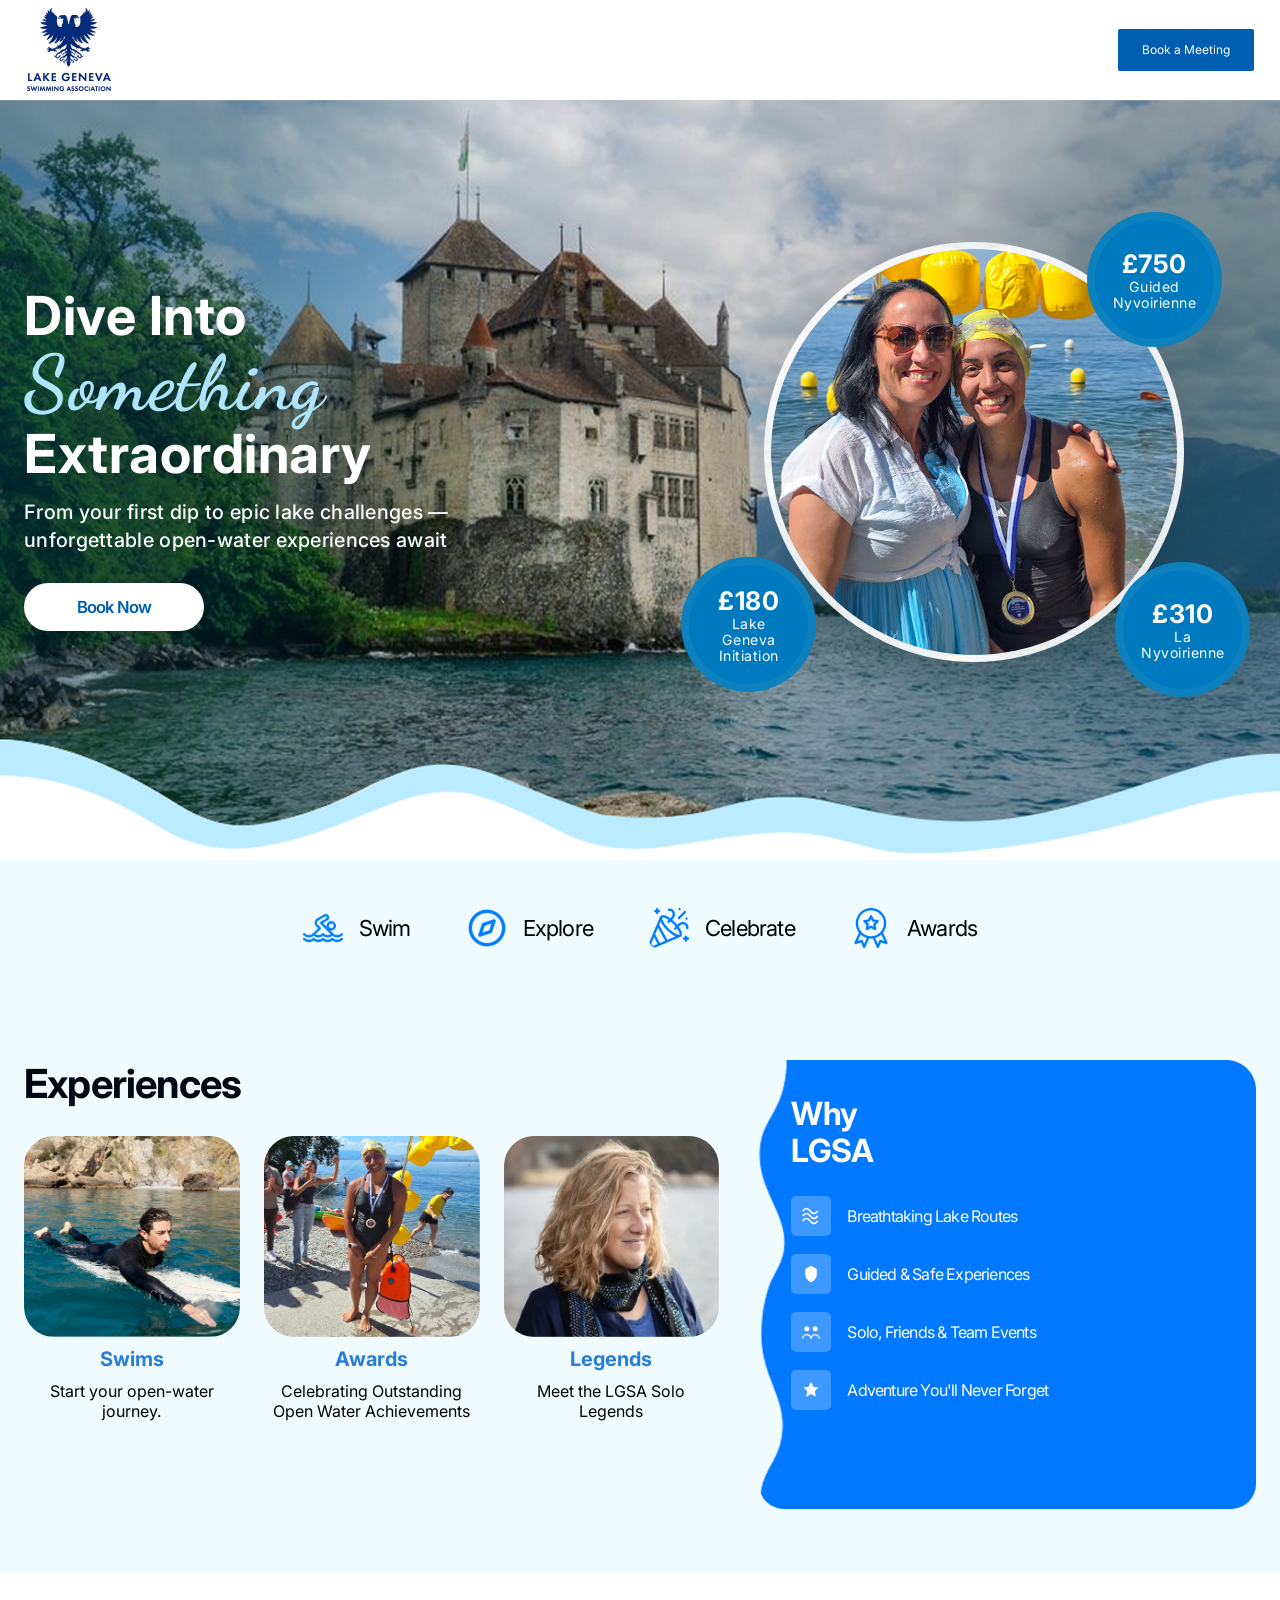
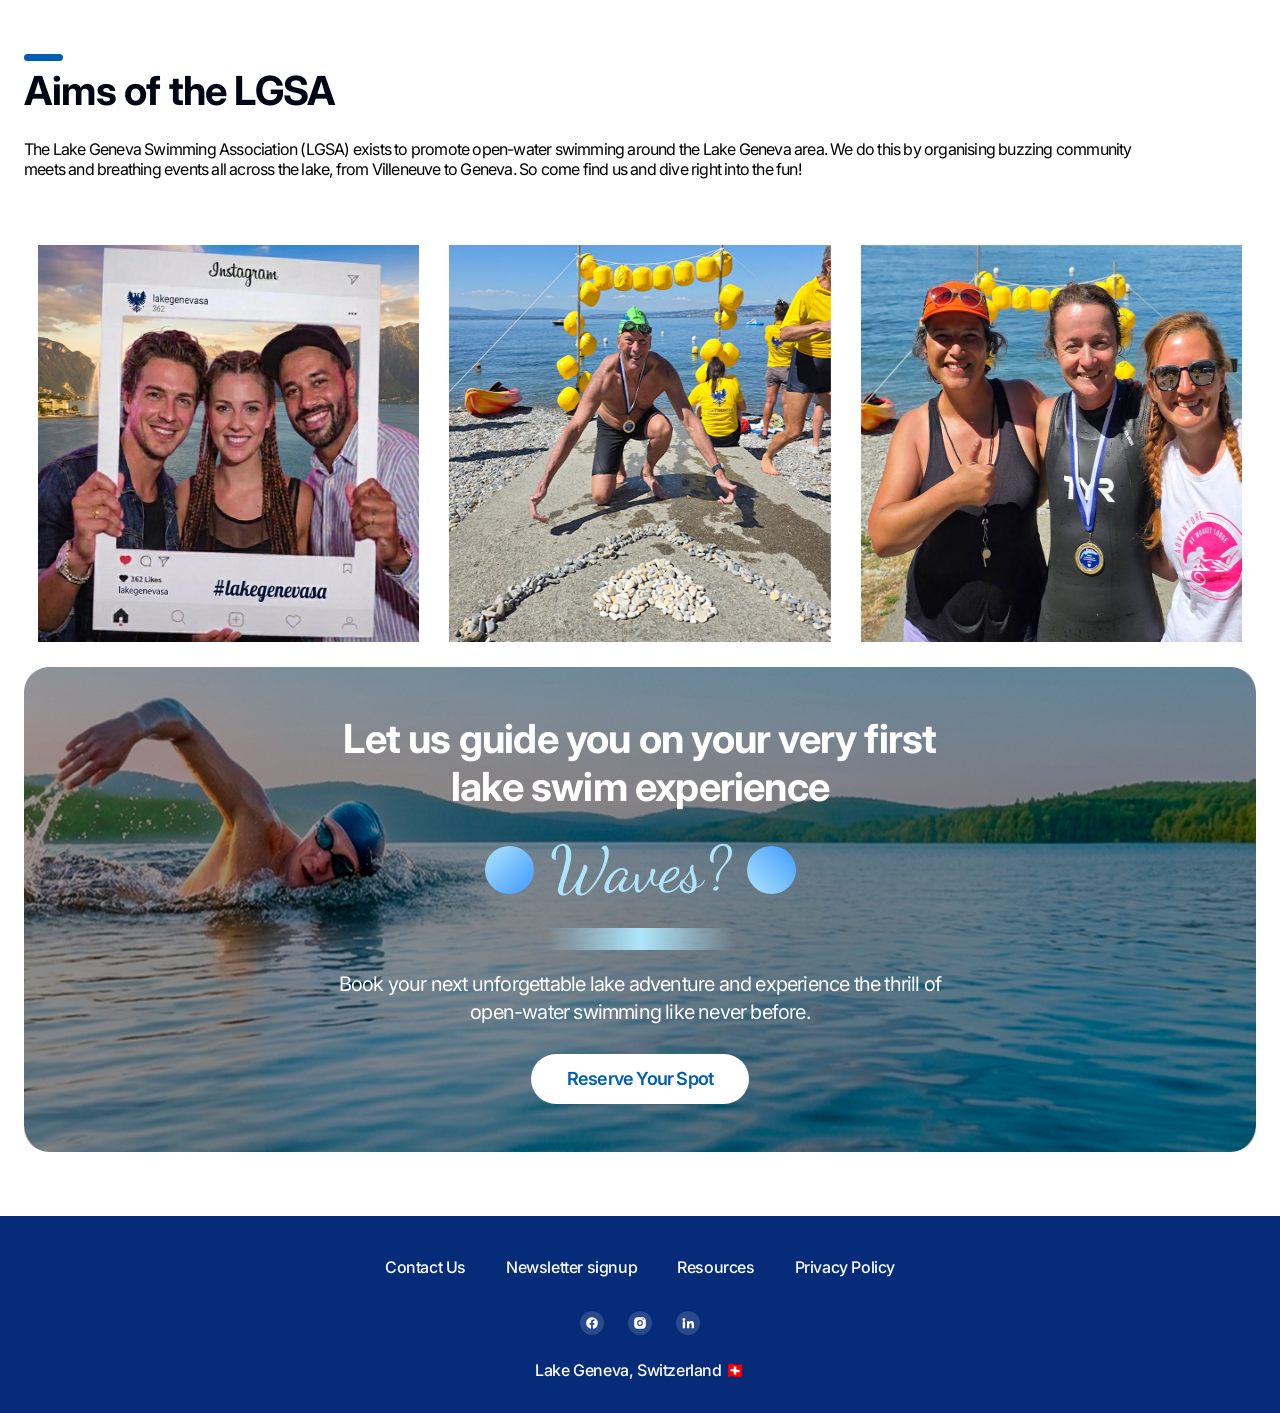
<file: Landing Page 3/index.html>
<!doctype html>
<html lang="en">
  <head>
    <meta charset="UTF-8" />
    <meta name="viewport" content="width=device-width, initial-scale=1.0" />
    <title>Lake Geneva Swimming Association</title>
    <link rel="preconnect" href="https://fonts.googleapis.com" />
    <link rel="preconnect" href="https://fonts.gstatic.com" crossorigin />
    <!-- Font substitution: 'Beau Rivage' is not a Google Font. Replaced with 'Dancing Script' (cursive accent), matching existing LGSA site convention. -->
    <link
      href="https://fonts.googleapis.com/css2?family=Inter:wght@400;500;600;700&family=DM+Sans:wght@400;700&family=Dancing+Script:wght@400;700&display=swap"
      rel="stylesheet"
    />
    <link rel="icon" type="image/x-icon" href="./assets/Favicon.png" />
    <style>
      /* ===== CSS Variables ===== */
      :root {
        --color-white: #ffffff;
        --color-black: #000000;
        --color-text-dark: #000613;
        --color-link-blue: #287dd7;
        --color-primary-blue: #005eb2;
        --color-panel-blue: #0078ff;
        --color-icon-blue: #3d99ff;
        --color-light-bg: #f0fbff;
        --color-cursive-blue: #afe5fa;
        --color-footer-navy: #052b79;
        --color-overlay-25: rgba(0, 0, 0, 0.25);
        --color-overlay-40: rgba(0, 0, 0, 0.4);

        --font-body: "Inter", sans-serif;
        --font-nav: "DM Sans", sans-serif;
        --font-cursive: "Dancing Script", cursive;

        --radius-sm: 5px;
        --radius-md: 25px;
        --radius-lg: 30px;
        --radius-pill: 50px;

        --container-max: 1280px;
      }

      * {
        margin: 0;
        padding: 0;
        box-sizing: border-box;
      }
      html {
        scroll-behavior: smooth;
      }
      body {
        font-family: var(--font-body);
        color: var(--color-text-dark);
        background: var(--color-white);
        overflow-x: hidden;
      }
      img {
        max-width: 100%;
        display: block;
      }
      a {
        text-decoration: none;
        color: inherit;
      }
      ul {
        list-style: none;
      }
      button {
        font-family: inherit;
        cursor: pointer;
        border: none;
        background: none;
      }
      .container {
        max-width: var(--container-max);
        margin: 0 auto;
        padding: 0 24px;
      }

      /* ===== Placeholder image utility ===== */
      /* All image placeholders use a blue-toned gradient per project convention.
     Replace background-image with the real asset URL noted in each comment. */
      .placeholder-img {
        background: linear-gradient(
          135deg,
          #bcdffb 0%,
          #7fb9ee 50%,
          #4a8fd6 100%
        );
        background-size: cover;
        background-position: center;
      }

      /* ===================================================
     HEADER / NAV
     Source: Rectangle 4 / Rectangle 34, logo "image001 (2)",
     nav links (DM Sans 14px 700), "Book a Meeting" button
  =================================================== */
      .site-header {
        position: sticky;
        top: 0;
        z-index: 100;
        background: var(--color-white);
        height: 100px;
        display: flex;
        align-items: center;
        box-shadow: 0 1px 0 rgba(0, 0, 0, 0.04);
      }
      .header-inner {
        width: 100%;
        display: flex;
        align-items: center;
        justify-content: space-between;
      }
      .site-logo {
        width: 86px;
        height: 86px;
        flex-shrink: 0; /* guard: prevents logo collapse on mobile flex rows */
        position: absolute;
        /* overflow: hidden; */
        left: 2%;
      }
      /* Placeholder for: image001 (2).png (LGSA logo) */
      .site-logo {
        /* background:radial-gradient(circle at 35% 30%,#bfe3ff,#005eb2 80%); */
        background-image: url("./assets/LGSA_LOGO.png");
        background-size: 100% 100%;
      }

      .main-nav {
        display: flex;
        align-items: center;
        gap: 40px;
      }
      .nav-link {
        font-family: var(--font-nav);
        font-weight: 700;
        font-size: 14px;
        line-height: 140%;
        letter-spacing: -0.025em;
        color: var(--color-black);
        white-space: nowrap;
        transition: color 0.2s ease;
      }
      .nav-link:hover {
        color: var(--color-primary-blue);
      }

      .btn-book {
        background: var(--color-primary-blue);
        color: var(--color-white);
        font-size: 12px;
        font-weight: 400;
        line-height: 18px;
        text-align: center;
        padding: 12px 24px;
        border-radius: 2px;
        white-space: nowrap;
        transition: background 0.2s ease;
        position: absolute;
        right: 2%;
      }
      .btn-book:hover {
        background: #00478a;
      }

      .nav-toggle {
        display: none;
        flex-direction: column;
        gap: 5px;
        background: none;
        border: none;
      }
      .nav-toggle span {
        width: 26px;
        height: 2px;
        background: var(--color-text-dark);
      }

      /* ===================================================
     HERO
     Source: "waves big img.png" full-bleed background,
     heading, subhead, circular photo "image 11"
  =================================================== */
      .hero {
        position: relative;
        min-height: clamp(580px, 85vh, 760px);
        padding: clamp(72px, 8vw, 112px) 0 clamp(84px, 8vw, 120px);
        background-image: url("./assets/waves_big.png");
        background-size: cover;
        background-position: center;
        background-repeat: no-repeat;
        overflow: hidden;
      }
      .hero-inner {
        position: relative;
        z-index: 2;
        max-width: var(--container-max);
        margin: 0 auto;
        padding: 0 24px;
        display: grid;
        grid-template-columns: minmax(0, 1.05fr) minmax(320px, 0.95fr);
        align-items: center;
        gap: clamp(24px, 3.5vw, 54px);
      }
      .hero-text {
        max-width: 560px;
        padding-top: 16px;
        justify-self: start;
      }
      .hero-title {
        font-size: clamp(2.25rem, 4.2vw, 4.375rem);
        font-weight: 700;
        line-height: 0.95;
        letter-spacing: 0.5px;
        text-transform: capitalize;
        color: var(--color-white);
      }
      .hero-title .cursive {
        display: block;
        font-family: var(--font-cursive);
        font-weight: 700;
        font-size: clamp(2.8rem, 6vw, 5.9rem);
        line-height: 0.9;
        color: #afe5fa;
        margin: 8px 0 10px;
      }
      .hero-subtitle {
        margin-top: 20px;
        font-size: clamp(1rem, 1.55vw, 1.25rem);
        font-weight: 500;
        line-height: 1.4;
        letter-spacing: 0.3px;
        /* text-transform: capitalize; */
        color: var(--color-white);
        max-width: 500px;
      }
      .hero-cta {
        margin-top: 28px;
        display: inline-flex;
        align-items: center;
        justify-content: center;
        min-width: 180px;
        padding: 14px 28px;
        background: var(--color-white);
        color: var(--color-primary-blue);
        font-size: clamp(1rem, 1.3vw, 1.125rem);
        font-weight: 600;
        letter-spacing: -0.8px;
        border-radius: var(--radius-pill);
        transition: transform 0.2s ease, box-shadow 0.2s ease;
      }
      .hero-cta:hover {
        transform: translateY(-2px);
        box-shadow: 0 8px 20px rgba(0, 0, 0, 0.2);
      }

      /* Hero photo + floating price badges */
      .hero-visual {
        position: relative;
        width: 100%;
        min-height: clamp(320px, 42vw, 500px);
        display: flex;
        align-items: center;
        justify-content: center;
      }
      .hero-photo {
        position: relative;
        width: min(100%, 420px);
        max-width: 420px;
        aspect-ratio: 1 / 1;
        border-radius: 50%;
        border: 7px solid rgba(255, 255, 255, 0.9);
        background-image: url("./assets/hero_circle_image.png");
        background-size: cover;
        background-position: center;
        box-shadow: 0 18px 40px rgba(0, 0, 0, 0.15);
      }

      .price-badge {
        position: absolute;
        width: clamp(95px, 15vw, 135px);
        aspect-ratio: 1 / 1;
        border-radius: 50%;
        background: #007abe;
        border: 8px solid rgba(43, 146, 186, 0.3);
        display: flex;
        flex-direction: column;
        align-items: center;
        justify-content: center;
        text-align: center;
        color: var(--color-white);
        padding: 8px;
      }
      .price-badge .price {
        font-size: clamp(1rem, 2vw, 1.75rem);
        font-weight: 700;
        letter-spacing: 0.5px;
      }
      .price-badge .label {
        font-size: clamp(0.78rem, 1.1vw, 1rem);
        font-weight: 400;
        letter-spacing: 0.5px;
        text-transform: capitalize;
        padding: 0 6px;
        line-height: 1.15;
      }
      .badge-nyvoirienne {
        top: 2%;
        left: 70%;
      }
      .badge-initiation {
        right: 78%;
        bottom: 2%;
      }
      .badge-signature {
        right: 1%;
        top: 72%;
      }

      /* Wave mask divider between hero and icon strip */
      .wave-divider {
        position: relative;
        width: 100%;
        height: 120px;
        margin-top: -40px;
        z-index: 3;
      }
      .wave-divider svg {
        width: 100%;
        height: 100%;
        display: block;
      }

      /* ===================================================
     ICON STRIP
     Source: Rectangle 32 (#F0FBFF band), Swim/Explore/Celebrate/Awards
  =================================================== */
      .icon-strip {
        background: var(--color-light-bg);
        padding: 48px 0;
      }
      .icon-strip-inner {
        display: flex;
        flex-wrap: wrap;
        justify-content: center;
        gap: 56px;
      }
      .icon-strip-item {
        display: flex;
        align-items: center;
        gap: 16px;
      }
      .icon-strip-icon {
        width: 40px;
        height: 40px;
        border-radius: 8px;
        flex-shrink: 0;
      }
      /* Placeholders for: (swim).png, confetti.png, medal.png icons */
      .icon-strip-icon.icon-swim {
        /* background:linear-gradient(135deg,#bcdffb,#3d99ff); */
        background-image: url("./assets/swim_icon.png");
        background-size: 100% 100%;
      }
      .icon-strip-icon.icon-explore {
        /* background:linear-gradient(135deg,#bcdffb,#0078ff); */
        background-image: url("./assets/sign_02.png");
        background-size: 100% 100%;
      }
      .icon-strip-icon.icon-celebrate {
        /* background:linear-gradient(135deg,#bcdffb,#287dd7); */
        background-image: url("./assets/sign_03.png");
        background-size: 100% 100%;
      }
      .icon-strip-icon.icon-awards {
        /* background:linear-gradient(135deg,#bcdffb,#005eb2); */
        background-image: url("./assets/sign_04.png");
        background-size: 100% 100%;
      }
      .icon-strip-label {
        font-size: 22px;
        font-weight: 400;
        letter-spacing: -0.8px;
        color: var(--color-black);
      }

      /* ===================================================
     EXPERIENCES SECTION
     Source: Rectangle 7 (#F0FBFF), heading "Experiences",
     3 photo cards, "Why LGSA" blue panel (Group 8)
  =================================================== */
      .experiences {
        background: var(--color-light-bg);
        padding: 64px 0;
      }
      .experiences-grid {
        display: grid;
        grid-template-columns: 1.05fr 0.75fr;
        gap: 40px;
        align-items: start;
      }
      .experiences-heading {
        font-weight: 700;
        font-size: 40px;
        line-height: 48px;
        letter-spacing: -0.8px;
        color: var(--color-text-dark);
        margin-bottom: 28px;
      }
      .experience-cards {
        display: grid;
        grid-template-columns: repeat(3, 1fr);
        gap: 24px;
      }
      .experience-card {
        display: flex;
        flex-direction: column;
        gap: 12px;
        text-align: center;
      }
      .experience-card-img {
        width: 100%;
        aspect-ratio: 233/217;
        border-radius: var(--radius-lg);
      }
      /* Placeholders for: full-shot-young-man-surfboard, image001, image.png (experience thumbnails) */
      .experience-card:nth-child(1) .experience-card-img {
        /* background:linear-gradient(135deg,#a8d8ff,#005eb2); */
        background-image: url("./assets/experience_01.png");
        background-size: 100% 100%;
      }
      .experience-card:nth-child(2) .experience-card-img {
        /* background:linear-gradient(135deg,#ffe9b8,#e0a63c); */
        background-image: url("./assets/experience_02.png");
        background-size: 100% 100%;
      }
      .experience-card:nth-child(3) .experience-card-img {
        /* background:linear-gradient(135deg,#cbb8ff,#6a4fd6); */
        background-image: url("./assets/experience_03.png");
        background-size: 100% 100%;
      }
      .experience-card-title {
        font-weight: 700;
        font-size: 20px;
        line-height: 20px;
        color: var(--color-link-blue);
      }
      .experience-card-desc {
        font-weight: 400;
        font-size: 16px;
        line-height: 20px;
        color: var(--color-black);
      }

      .why-lgsa-panel {
        display: grid;
        grid-template-columns: 107px 1fr;
        border-radius: var(--radius-md);
        overflow: hidden;
        min-height: 449px;
        background-image: url("assets/blue_back.png");
        background-size: cover;
      }
      .why-lgsa-photo {
        height: 100%;
      }
      /* Placeholder for: Screenshot 2026-05-02 204128.png (Why LGSA side photo) */
      .why-lgsa-photo {
        /* background:linear-gradient(160deg,#0a2c5c,#005eb2); */
        /* background-image: url("assets/blue_back.png");
        background-size: cover; */
      }
      .why-lgsa-content {
        /* background: var(--color-panel-blue); */
        padding: 36px 32px;
        display: flex;
        flex-direction: column;
        gap: 18px;
      }
      .why-lgsa-heading {
        width: 100%;
        font-weight: 700;
        font-size: 32px;
        line-height: 1.15;
        letter-spacing: -0.8px;
        color: var(--color-white);
        margin-bottom: 8px;
      }
      .why-lgsa-item {
        display: flex;
        align-items: center;
        gap: 16px;
      }
      .why-lgsa-icon {
        width: 40px;
        height: 40px;
        border-radius: var(--radius-sm);
        background: var(--color-icon-blue);
        display: flex;
        align-items: center;
        justify-content: center;
        flex-shrink: 0;
      }
      .why-lgsa-icon svg {
        width: 20px;
        height: 20px;
        fill: #fefcff;
      }
      .why-lgsa-text {
        flex: none;
        font-size: 16px;
        font-weight: 400;
        letter-spacing: -0.8px;
        color: var(--color-white);
      }

      /* ===================================================
     ABOUT / AIMS SECTIONS
     Source: "About the LGSA" / "Aims of the LGSA" headings
     with squiggle accent (k.png) + body paragraph
  =================================================== */
      .info-section {
        padding: 72px 0 40px;
      }
      .info-heading-wrap {
        display: inline-flex;
        flex-direction: column;
        gap: 6px;
        margin-bottom: 24px;
      }
      .info-squiggle {
        width: 39px;
        height: 7px;
        border-radius: 4px;
        background: var(--color-primary-blue);
      }
      .info-heading {
        font-weight: 700;
        font-size: 40px;
        line-height: 48px;
        letter-spacing: -0.8px;
        color: var(--color-text-dark);
      }
      .info-paragraph {
        font-size: 16px;
        font-weight: 400;
        line-height: 20px;
        letter-spacing: -0.8px;
        color: var(--color-black);
        max-width: 1123px;
      }

      /* Dual image banner under "About the LGSA" */
      .dual-banner {
        display: grid;
        grid-template-columns: 1fr 1fr;
        gap: 16px;
        margin-top: 40px;
      }
      .dual-banner-panel {
        position: relative;
        height: 408px;
        border-radius: 12px;
        overflow: hidden;
        display: flex;
        align-items: center;
      }
      /* Placeholder for: La classique medal.jpg */
      .dual-banner-panel.left {
        /* background:linear-gradient(150deg,#0a2c5c,#3d99ff); */
        background-image: url("./assets/about_lgsa_01.png");
        background-size: 100% 100%;
      }
      /* Placeholder for: Screenshot 2026-05-02 204128 (right banner image) */
      .dual-banner-panel.right {
        /* background:linear-gradient(150deg,#1c1c1c,#4a4a4a); */
        /* background-image: url("./assets/about_lgsa_02.png"); */
        /* background-size: 100% 100%; */
      }
      .dual-banner-panel.left::before {
        content: "";
        position: absolute;
        inset: 0;
        background: var(--color-overlay-25);
      }
      .dual-banner-text {
        position: relative;
        z-index: 2;
        padding: 0 40px;
        color: var(--color-white);
      }
      .dual-banner-text .line-bold {
        font-weight: 700;
        font-size: 56px;
        line-height: 1.1;
        letter-spacing: 0.5px;
        text-transform: capitalize;
      }
      .dual-banner-text .line-cursive {
        font-family: var(--font-cursive);
        font-size: 72px;
        color: var(--color-cursive-blue);
        line-height: 1;
      }
      .dual-banner-text .line-desc {
        font-weight: 500;
        font-size: 18px;
        line-height: 1.4;
        letter-spacing: 0.5px;
        text-transform: capitalize;
        margin-top: 16px;
        max-width: 420px;
      }

      /* ===================================================
     GALLERY STRIP
     Source: Group 12 — 3 full-height images
  =================================================== */
      .gallery-strip {
        display: grid;
        grid-template-columns: repeat(3, 1fr);
        gap: 30px;
        margin: 2% 3%;
      }
      .gallery-item {
        height: 397px;
      }
      /* Placeholders for: gallery image, 20250711_GenevaClassique_0048/0062 */
      .gallery-item:nth-child(1) {
        /* background:linear-gradient(160deg,#cfe9ff,#5aa6ec); */
        background-image: url("./assets/aims_lgsa_01.png");
        background-size: 100% 100%;
      }
      .gallery-item:nth-child(2) {
        /* background:linear-gradient(160deg,#b6d8ff,#2c74c9); */
        background-image: url("./assets/aims_lgsa_02.png");
        background-size: 100% 100%;
      }
      .gallery-item:nth-child(3) {
        /* background:linear-gradient(160deg,#9fc9ff,#1c56a3); */
        background-image: url("./assets/aims_lgsa_03.png");
        background-size: 100% 100%;
      }

      /* ===================================================
     CTA BANNER
     Source: Group 7, "Ready to Make Waves?" heading,
     description, "Reserve Your Spot" button
  =================================================== */
      .cta-banner {
        margin: 0 24px 64px;
        border-radius: var(--radius-md);
        position: relative;
        overflow: hidden;
        min-height: 412px;
        display: flex;
        align-items: center;
        justify-content: center;
        text-align: center;
        padding: 48px 24px;
      }
      /* Placeholder for: Untitled-2.png (CTA background image) */
      .cta-banner {
        /* background:linear-gradient(150deg,#0a2c5c,#3d99ff); */
        background-image: url("./assets/bottom.png");
        background-size: 100% 100%;
      }
      .cta-banner::before {
        content: "";
        position: absolute;
        inset: 0;
        background: var(--color-overlay-40);
      }
      .cta-content {
        position: relative;
        z-index: 2;
        max-width: 640px;
        display: flex;
        flex-direction: column;
        align-items: center;
        gap: 20px;
      }
      .cta-waves-row {
        display: flex;
        align-items: center;
        gap: 16px;
      }
      .cta-wave-icon {
        width: 49px;
        height: 48px;
      }
      /* Placeholder for: image 7 / image 8 (decorative wave icons) */
      .cta-wave-icon.left {
        background: linear-gradient(135deg, #afe5fa, #3d99ff);
        border-radius: 50%;
      }
      .cta-wave-icon.right {
        background: linear-gradient(135deg, #3d99ff, #afe5fa);
        border-radius: 50%;
        transform: scaleX(-1);
      }
      .cta-cursive {
        font-family: var(--font-cursive);
        font-size: 64px;
        color: var(--color-cursive-blue);
      }
      .cta-heading {
        font-weight: 700;
        font-size: 40px;
        line-height: 48px;
        letter-spacing: -0.8px;
        color: var(--color-white);
      }
      /* Placeholder for: image 5.png (decorative rule/rating graphic) */
      .cta-divider {
        width: 191px;
        height: 22px;
        background: linear-gradient(90deg, transparent, #afe5fa, transparent);
      }
      .cta-desc {
        font-weight: 400;
        font-size: 20px;
        line-height: 28px;
        letter-spacing: -0.8px;
        color: var(--color-white);
      }
      .btn-reserve {
        margin-top: 8px;
        background: var(--color-white);
        color: var(--color-primary-blue);
        font-weight: 600;
        font-size: 18px;
        line-height: 30px;
        letter-spacing: -0.8px;
        padding: 10px 36px;
        border-radius: var(--radius-pill);
        transition:
          transform 0.2s ease,
          box-shadow 0.2s ease;
      }
      .btn-reserve:hover {
        transform: translateY(-2px);
        box-shadow: 0 8px 20px rgba(0, 0, 0, 0.2);
      }

      /* ===================================================
     FOOTER
     Source: Rectangle 151 (#052B79), footer links,
     social icons, location
  =================================================== */
      .site-footer {
        background: var(--color-footer-navy);
        padding: 40px 0 32px;
      }
      .footer-links {
        display: flex;
        flex-wrap: wrap;
        justify-content: center;
        gap: 40px;
        margin-bottom: 32px;
      }
      .footer-link {
        font-weight: 500;
        font-size: 16px;
        line-height: 140%;
        letter-spacing: -0.025em;
        color: var(--color-white);
        transition: opacity 0.2s ease;
      }
      .footer-link:hover {
        opacity: 0.75;
      }
      .footer-socials {
        display: flex;
        justify-content: center;
        gap: 24px;
        margin-bottom: 24px;
      }
      .footer-social-icon {
        width: 24px;
        height: 24px;
        border-radius: 50%;
        background: rgba(255, 255, 255, 0.15);
        display: flex;
        align-items: center;
        justify-content: center;
      }
      .footer-social-icon svg {
        width: 14px;
        height: 14px;
        fill: var(--color-white);
      }
      .footer-location {
        text-align: center;
        font-weight: 500;
        font-size: 16px;
        line-height: 140%;
        letter-spacing: -0.025em;
        color: var(--color-white);
      }

      /* ===================================================
     RESPONSIVE
  =================================================== */
      @media (max-width: 1200px) {
        .price-badge .price {
          font-size: 18px;
        }
        .price-badge .label {
          font-size: 12px;
        }
      }
      @media (max-width: 1024px) {
        .hero-heading {
          font-size: 40px;
          line-height: 50px;
        }
        .hero-subheading {
          font-size: 26px;
          line-height: 34px;
        }
        .experiences-grid {
          grid-template-columns: 1fr 1fr;
        }
        .why-lgsa-panel {
          grid-template-columns: 1fr;
        }
        .why-lgsa-photo {
          height: 160px;
        }
        .dual-banner {
          grid-template-columns: 1fr;
        }
        .experience-cards {
          grid-template-columns: 1fr;
        }
        .gallery-strip {
          grid-template-columns: 1fr 1fr 1fr;
        }
        .gallery-item {
            height: 307px;
        }
      }

      @media (max-width: 900px) {
        .hero-title {
          font-size: clamp(3.25rem, 4.2vw, 4.375rem);
        }
        .badge-nyvoirienne {
          top: 2%;
          left: 64%;
        }
        .badge-initiation {
          right: 65%;
          bottom: 3%;
        }
        .badge-signature {
          right: 19%;
          top: 65%;
        }
        .main-nav {
          position: fixed;
          top: 100px;
          left: 0;
          right: 0;
          background: var(--color-white);
          flex-direction: column;
          align-items: flex-start;
          gap: 0;
          padding: 0 24px;
          max-height: 0;
          overflow: hidden;
          transition: max-height 0.3s ease;
          box-shadow: 0 8px 16px rgba(0, 0, 0, 0.06);
        }
        .icon-strip-item {
        gap: 4px;
      }
      .icon-strip-inner {
        gap: 12px;
      }
        .main-nav.open {
          max-height: 400px;
          padding: 16px 24px;
        }
        .nav-link {
          width: 100%;
          padding: 12px 0;
          border-bottom: 1px solid #eee;
        }
        .nav-toggle {
          display: flex;
        }
        .header-inner {
          position: relative;
        }
        .hero-inner {
          grid-template-columns: 1fr;
          text-align: center;
        }
        .hero-text {
          max-width: 100%;
          padding-top: 0;
          justify-self: center;
        }
        .hero-subtitle {
          margin-left: auto;
          margin-right: auto;
          max-width: 620px;
        }
        .hero-cta {
          margin-left: auto;
          margin-right: auto;
        }
        .hero-visual {
          min-height: 21em;
          width: 100%;
        }
        .hero-photo {
          width: min(72vw, 340px);
        }
        .price-badge {
          width: clamp(90px, 22vw, 122px);
        }
        .experience-cards {
          grid-template-columns: 1fr 1fr;
        }
        .gallery-strip {
          grid-template-columns: 1fr 1fr;
        }
        .dual-banner-text .line-bold {
          font-size: 40px;
        }
        .dual-banner-text .line-cursive {
          font-size: 52px;
        }
        .btn-reserve {
          font-size: 16px;
        }
      }

      @media (max-width: 560px) {
        .experiences-grid {
            grid-template-columns: 1fr;
        }
        .gallery-item {
          height: 215px;
        }
        .site-header {
          height: 80px;
        }
        .site-logo {
          width: 60px;
          height: 60px;
        }
        .hero {
          padding: 40px 0;
        }
        .hero-heading {
          font-size: 32px;
          line-height: 40px;
        }
        .hero-subheading {
          font-size: 20px;
          line-height: 28px;
        }
        .icon-strip-inner {
          gap: 24px;
        }
        .icon-strip-label {
          font-size: 18px;
        }
        .info-heading {
          font-size: 30px;
          line-height: 36px;
        }
        .why-lgsa-heading {
          font-size: 26px;
        }
        .cta-heading {
          font-size: 30px;
          line-height: 38px;
        }
        .cta-cursive {
          font-size: 44px;
        }
        .hero-inner {
          padding: 0 20px;
        }
        .hero {
          min-height: auto;
          padding: 56px 0 72px;
        }
        .hero-title {
          font-size: clamp(2rem, 8vw, 2.8rem);
        }
        .hero-title .cursive {
          font-size: clamp(2.4rem, 10vw, 3.2rem);
        }
        .hero-subtitle {
          font-size: 1rem;
          margin-top: 16px;
        }
        .hero-cta {
          width: 100%;
          max-width: 220px;
        }
        .hero-visual {
          min-height: 300px;
        }
        .hero-photo {
          width: min(78vw, 260px);
          border-width: 5px;
        }
        .price-badge {
          width: clamp(78px, 24vw, 98px);
          padding: 8px;
        }
        .price-badge .price {
          font-size: 0.95rem;
        }
        .price-badge .label {
          font-size: 0.7rem;
          line-height: 1.1;
        }
      }
    </style>
  </head>
  <body>
    <!-- ===== HEADER ===== -->
    <header class="site-header">
      <div class="container header-inner">
        <a href="#top" class="site-logo" aria-label="LGSA Home"></a>
        <!-- Placeholder for: image001 (2).png (LGSA logo) -->

        <button class="btn-book" type="button">Book a Meeting</button>

        <button
          class="nav-toggle"
          id="navToggle"
          aria-label="Toggle navigation"
          aria-expanded="false"
        >
          <span></span><span></span><span></span>
        </button>
      </div>
    </header>

    <!-- ===== HERO ===== -->
    <!-- <section class="hero" id="top">
  <div class="container hero-inner">
    <div class="hero-copy">
      <h1 class="hero-heading">Lake Geneva Swimming Association</h1>
      <p class="hero-subheading">Authenticating marathon swimming in Lake Geneva</p>
    </div>
    <div class="hero-photo-wrap">
      <div class="hero-photo" role="img" aria-label="LGSA open water swimmer"></div>
    </div>
  </div>
</section> -->

    <section class="hero">
      <div class="container hero-inner">
        <div class="hero-text">
          <h1 class="hero-title">
            Dive into<span class="cursive">Something</span>Extraordinary
          </h1>
          <p class="hero-subtitle">
            From your first dip to epic lake challenges — unforgettable open-water experiences await
          </p>
          <a href="#book" class="hero-cta">Book Now</a>
        </div>
        <div class="hero-visual">
          <!-- placeholder: swimmer hero portrait -->
          <div class="hero-photo"></div>
          <div class="price-badge badge-nyvoirienne">
            <span class="price">£750</span>
            <span class="label">Guided Nyvoirienne</span>
          </div>
          <div class="price-badge badge-initiation">
            <span class="price">£180</span>
            <span class="label">Lake Geneva Initiation</span>
          </div>
          <div class="price-badge badge-signature">
            <span class="price">£310</span>
            <span class="label">La Nyvoirienne</span>
          </div>
        </div>
      </div>
    </section>

    <!-- Wave divider between hero and icon strip -->
    <!-- <div class="wave-divider" aria-hidden="true">
      <svg viewBox="0 0 1280 120" preserveAspectRatio="none">
        <path
          d="M0,40 C 220,110 420,0 640,50 C 860,100 1060,10 1280,60 L1280,120 L0,120 Z"
          fill="#f0fbff"
        ></path>
      </svg>
    </div> -->

    <!-- ===== ICON STRIP ===== -->
    <section class="icon-strip">
      <div class="container icon-strip-inner">
        <div class="icon-strip-item">
          <span class="icon-strip-icon icon-swim"></span>
          <!-- Placeholder for: (swim) icon.png -->
          <span class="icon-strip-label">Swim</span>
        </div>
        <div class="icon-strip-item">
          <span class="icon-strip-icon icon-explore"></span>
          <span class="icon-strip-label">Explore</span>
        </div>
        <div class="icon-strip-item">
          <span class="icon-strip-icon icon-celebrate"></span>
          <!-- Placeholder for: confetti.png -->
          <span class="icon-strip-label">Celebrate</span>
        </div>
        <div class="icon-strip-item">
          <span class="icon-strip-icon icon-awards"></span>
          <!-- Placeholder for: medal.png -->
          <span class="icon-strip-label">Awards</span>
        </div>
      </div>
    </section>

    <!-- ===== EXPERIENCES ===== -->
    <section class="experiences" id="experiences">
      <div class="container experiences-grid">
        <div>
          <h2 class="experiences-heading">Experiences</h2>
          <div class="experience-cards">
            <article class="experience-card">
              <div class="experience-card-img"></div>
              <!-- Placeholder for: full-shot-young-man-surfboard -->
              <h3 class="experience-card-title">Swims</h3>
              <p class="experience-card-desc">Start your open-water journey.</p>
            </article>
            <article class="experience-card">
              <div class="experience-card-img"></div>
              <!-- Placeholder for: image001 -->
              <h3 class="experience-card-title">Awards</h3>
              <p class="experience-card-desc">
                Celebrating Outstanding Open Water Achievements
              </p>
            </article>
            <article class="experience-card">
              <div class="experience-card-img"></div>
              <!-- Placeholder for: image.png -->
              <h3 class="experience-card-title">Legends</h3>
              <p class="experience-card-desc">Meet the LGSA Solo Legends</p>
            </article>
          </div>
        </div>

        <div class="why-lgsa-panel">
          <!-- <div class="why-lgsa-photo"></div> -->
          <!-- Placeholder for: Screenshot 2026-05-02 204128.png -->
          <div class="why-lgsa-content">
            <h3 class="why-lgsa-heading">Why LGSA</h3>

            <div class="why-lgsa-item">
              <span class="why-lgsa-icon">
                <svg viewBox="0 0 24 24">
                  <path
                    d="M2 12c3-4 6-4 9 0s6 4 9 0M2 6c3-4 6-4 9 0s6 4 9 0M2 18c3-4 6-4 9 0s6 4 9 0"
                    stroke="#fefcff"
                    stroke-width="2"
                    fill="none"
                  />
                </svg>
              </span>
              <span class="why-lgsa-text">Breathtaking Lake Routes</span>
            </div>
            <div class="why-lgsa-item">
              <span class="why-lgsa-icon">
                <svg viewBox="0 0 24 24">
                  <path
                    d="M12 2l7 4v6c0 5-3 8-7 10-4-2-7-5-7-10V6l7-4z"
                    fill="#fefcff"
                  />
                </svg>
              </span>
              <span class="why-lgsa-text">Guided &amp; Safe Experiences</span>
            </div>
            <div class="why-lgsa-item">
              <span class="why-lgsa-icon">
                <svg viewBox="0 0 24 24">
                  <circle cx="7" cy="8" r="3" fill="#fefcff" />
                  <circle cx="17" cy="8" r="3" fill="#fefcff" />
                  <path
                    d="M2 20c0-3 3-5 5-5s5 2 5 5M12 20c0-3 3-5 5-5s5 2 5 5"
                    stroke="#fefcff"
                    stroke-width="1.5"
                    fill="none"
                  />
                </svg>
              </span>
              <span class="why-lgsa-text">Solo, Friends &amp; Team Events</span>
            </div>
            <div class="why-lgsa-item">
              <span class="why-lgsa-icon">
                <svg viewBox="0 0 24 24">
                  <path
                    d="M12 2l2.9 6.1L21 9l-4.5 4.4L17.8 20 12 16.8 6.2 20l1.3-6.6L3 9l6.1-0.9L12 2z"
                    fill="#fefcff"
                  />
                </svg>
              </span>
              <span class="why-lgsa-text">Adventure You'll Never Forget</span>
            </div>
          </div>
        </div>
      </div>
    </section>

    <!-- ===== AIMS OF THE LGSA ===== -->
    <section class="info-section">
      <div class="container">
        <div class="info-heading-wrap">
          <span class="info-squiggle" aria-hidden="true"></span>
          <h2 class="info-heading">Aims of the LGSA</h2>
        </div>
        <p class="info-paragraph">
          The Lake Geneva Swimming Association (LGSA) exists to promote open-water swimming around the Lake Geneva area. We do this by organising buzzing community meets and breathing events all across the lake, from Villeneuve to Geneva. So come find us and dive right into the fun!
        </p>
      </div>
    </section>

    <!-- ===== GALLERY STRIP ===== -->
    <section class="gallery-strip" id="gallery" aria-label="LGSA event gallery">
      <div class="gallery-item"></div>
      <!-- Placeholder for: gallery image (Geneva Classique) -->
      <div class="gallery-item"></div>
      <!-- Placeholder for: 20250711_GenevaClassique_0062.jpg -->
      <div class="gallery-item"></div>
      <!-- Placeholder for: 20250711_GenevaClassique_0048.jpg -->
    </section>

    <!-- ===== CTA BANNER ===== -->
    <section class="cta-banner">
      <!-- Placeholder for: Untitled-2.png (CTA background image) -->
      <div class="cta-content">
        <h2 class="cta-heading">Let us guide you on your very first lake swim experience</h2>
        <div class="cta-waves-row">
          <span class="cta-wave-icon left" aria-hidden="true"></span>
          <span class="cta-cursive">Waves?</span>
          <span class="cta-wave-icon right" aria-hidden="true"></span>
        </div>
        <div class="cta-divider" aria-hidden="true"></div>
        <!-- Placeholder for: image 5.png (decorative divider graphic) -->
        <p class="cta-desc">
          Book your next unforgettable lake adventure and experience the thrill
          of open-water swimming like never before.
        </p>
        <button class="btn-reserve" type="button">Reserve Your Spot</button>
      </div>
    </section>

    <!-- ===== FOOTER ===== -->
    <footer class="site-footer" id="footer">
      <div class="container">
        <nav class="footer-links">
          <a href="#" class="footer-link">Contact Us</a>
          <a href="#" class="footer-link">Newsletter signup</a>
          <a href="#" class="footer-link">Resources</a>
          <a href="#" class="footer-link">Privacy Policy</a>
        </nav>
        <div class="footer-socials">
          <a href="#" class="footer-social-icon" aria-label="Facebook">
            <svg viewBox="0 0 24 24">
              <path
                d="M22 12a10 10 0 1 0-11.6 9.9v-7H7.9V12h2.5V9.8c0-2.5 1.5-3.9 3.8-3.9 1.1 0 2.2.2 2.2.2v2.5h-1.3c-1.2 0-1.6.8-1.6 1.6V12h2.8l-.4 2.9h-2.4v7A10 10 0 0 0 22 12z"
              />
            </svg>
          </a>
          <a href="#" class="footer-social-icon" aria-label="Instagram">
            <svg viewBox="0 0 24 24">
              <path
                d="M12 2c-2.7 0-3.1 0-4.1.1-1.1 0-1.8.2-2.4.5-.7.3-1.2.6-1.8 1.2C3.1 4.4 2.8 5 2.5 5.6c-.3.6-.5 1.3-.5 2.4C2 9 2 9.3 2 12s0 3.1.1 4.1c0 1.1.2 1.8.5 2.4.3.7.6 1.2 1.2 1.8.6.6 1.1.9 1.8 1.2.6.3 1.3.5 2.4.5C9 22 9.3 22 12 22s3.1 0 4.1-.1c1.1 0 1.8-.2 2.4-.5.7-.3 1.2-.6 1.8-1.2.6-.6.9-1.1 1.2-1.8.3-.6.5-1.3.5-2.4 0-.9 0-1.3 0-4s0-3.1-.1-4.1c0-1.1-.2-1.8-.5-2.4-.3-.7-.6-1.2-1.2-1.8-.6-.6-1.1-.9-1.8-1.2-.6-.3-1.3-.5-2.4-.5C15 2 14.7 2 12 2zm0 5a5 5 0 1 1 0 10 5 5 0 0 1 0-10zm0 2a3 3 0 1 0 0 6 3 3 0 0 0 0-6zm5.2-2.6a1.2 1.2 0 1 1 0-2.4 1.2 1.2 0 0 1 0 2.4z"
              />
            </svg>
          </a>
          <a href="#" class="footer-social-icon" aria-label="LinkedIn">
            <svg viewBox="0 0 24 24">
              <path
                d="M4.98 3.5a2.5 2.5 0 1 1 0 5 2.5 2.5 0 0 1 0-5zM3 9h4v12H3V9zm7 0h3.8v1.7h.1c.5-1 1.8-2 3.7-2 4 0 4.7 2.6 4.7 6V21h-4v-5.6c0-1.3 0-3-1.9-3s-2.2 1.4-2.2 2.9V21h-4V9z"
              />
            </svg>
          </a>
        </div>
        <p class="footer-location">Lake Geneva, Switzerland 🇨🇭</p>
      </div>
    </footer>

    <!-- ===== JAVASCRIPT ===== -->
    <script>
      // Mobile nav toggle
      (function () {
        var toggle = document.getElementById("navToggle");
        var nav = document.getElementById("mainNav");

        toggle.addEventListener("click", function () {
          var isOpen = nav.classList.toggle("open");
          toggle.setAttribute("aria-expanded", isOpen ? "true" : "false");
        });

        // Close mobile nav after clicking a link
        nav.querySelectorAll(".nav-link").forEach(function (link) {
          link.addEventListener("click", function () {
            nav.classList.remove("open");
            toggle.setAttribute("aria-expanded", "false");
          });
        });
      })();
    </script>
  </body>
</html>
</file>
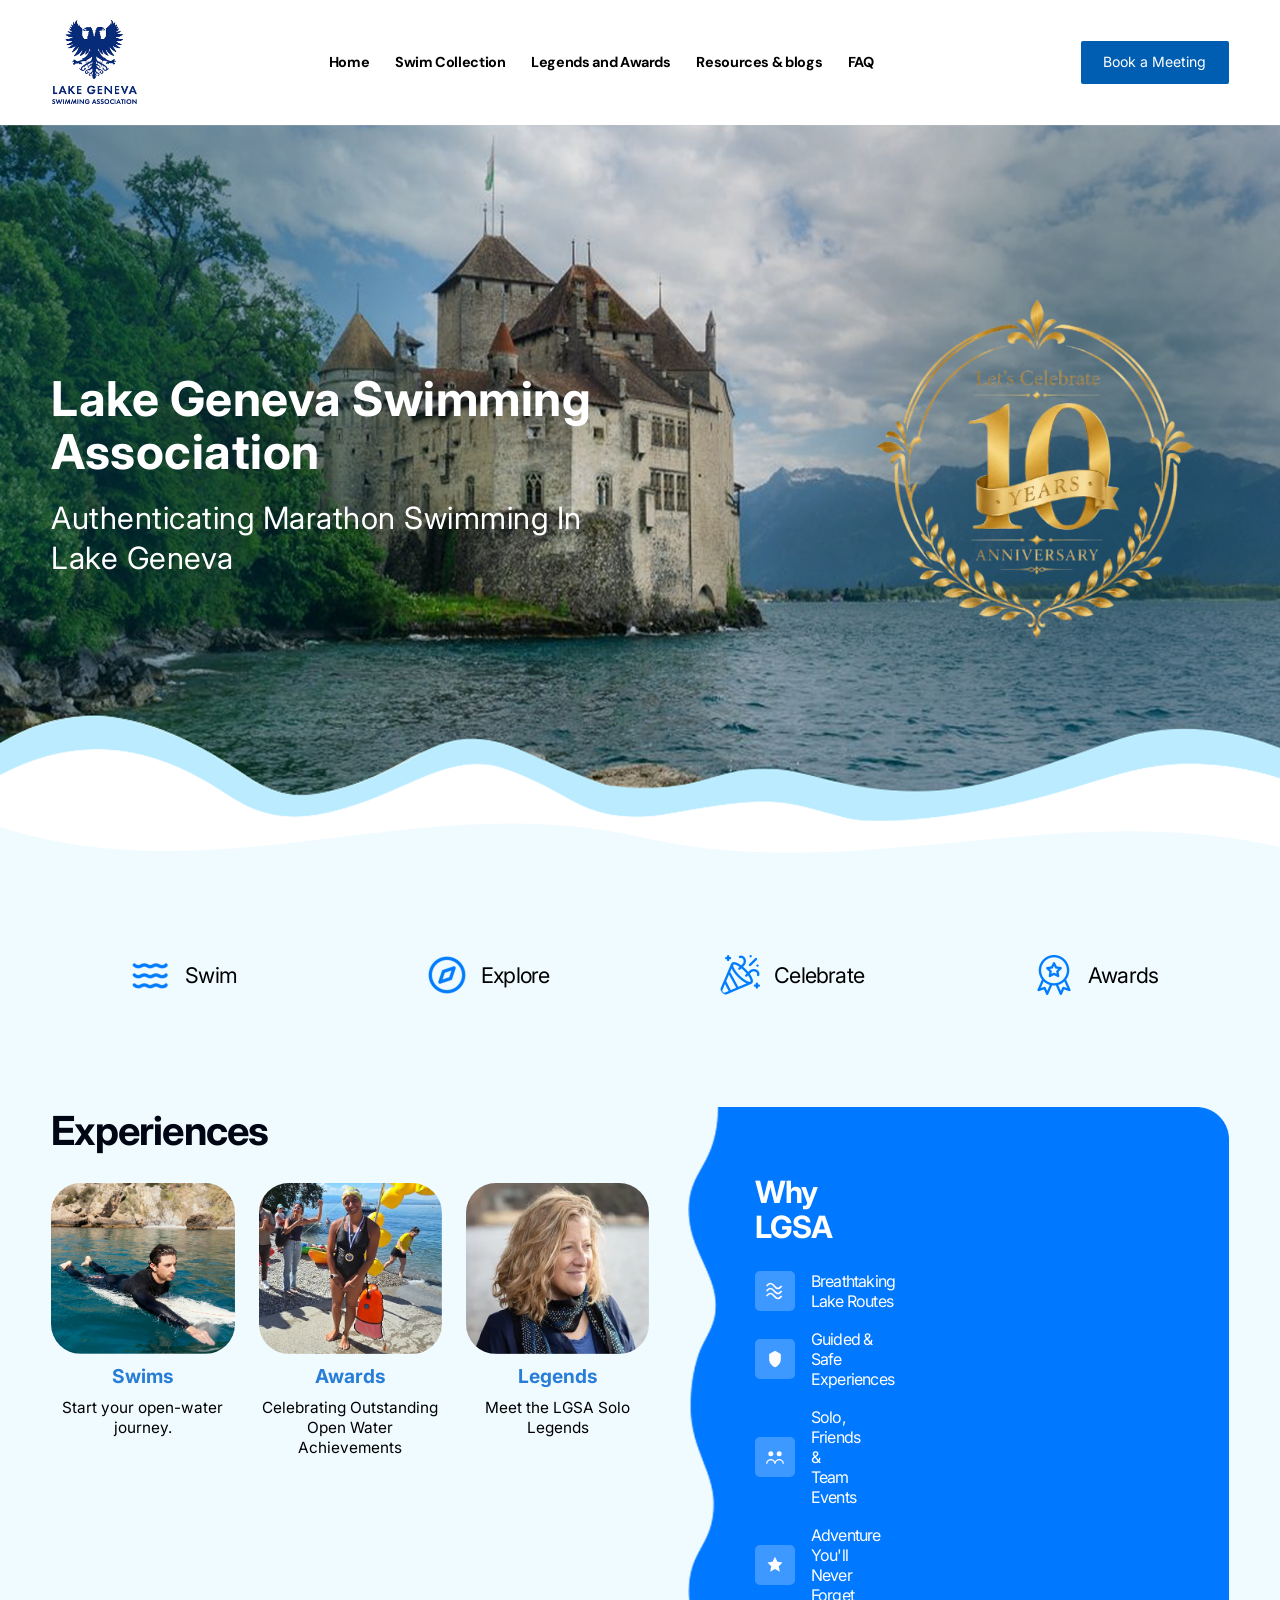
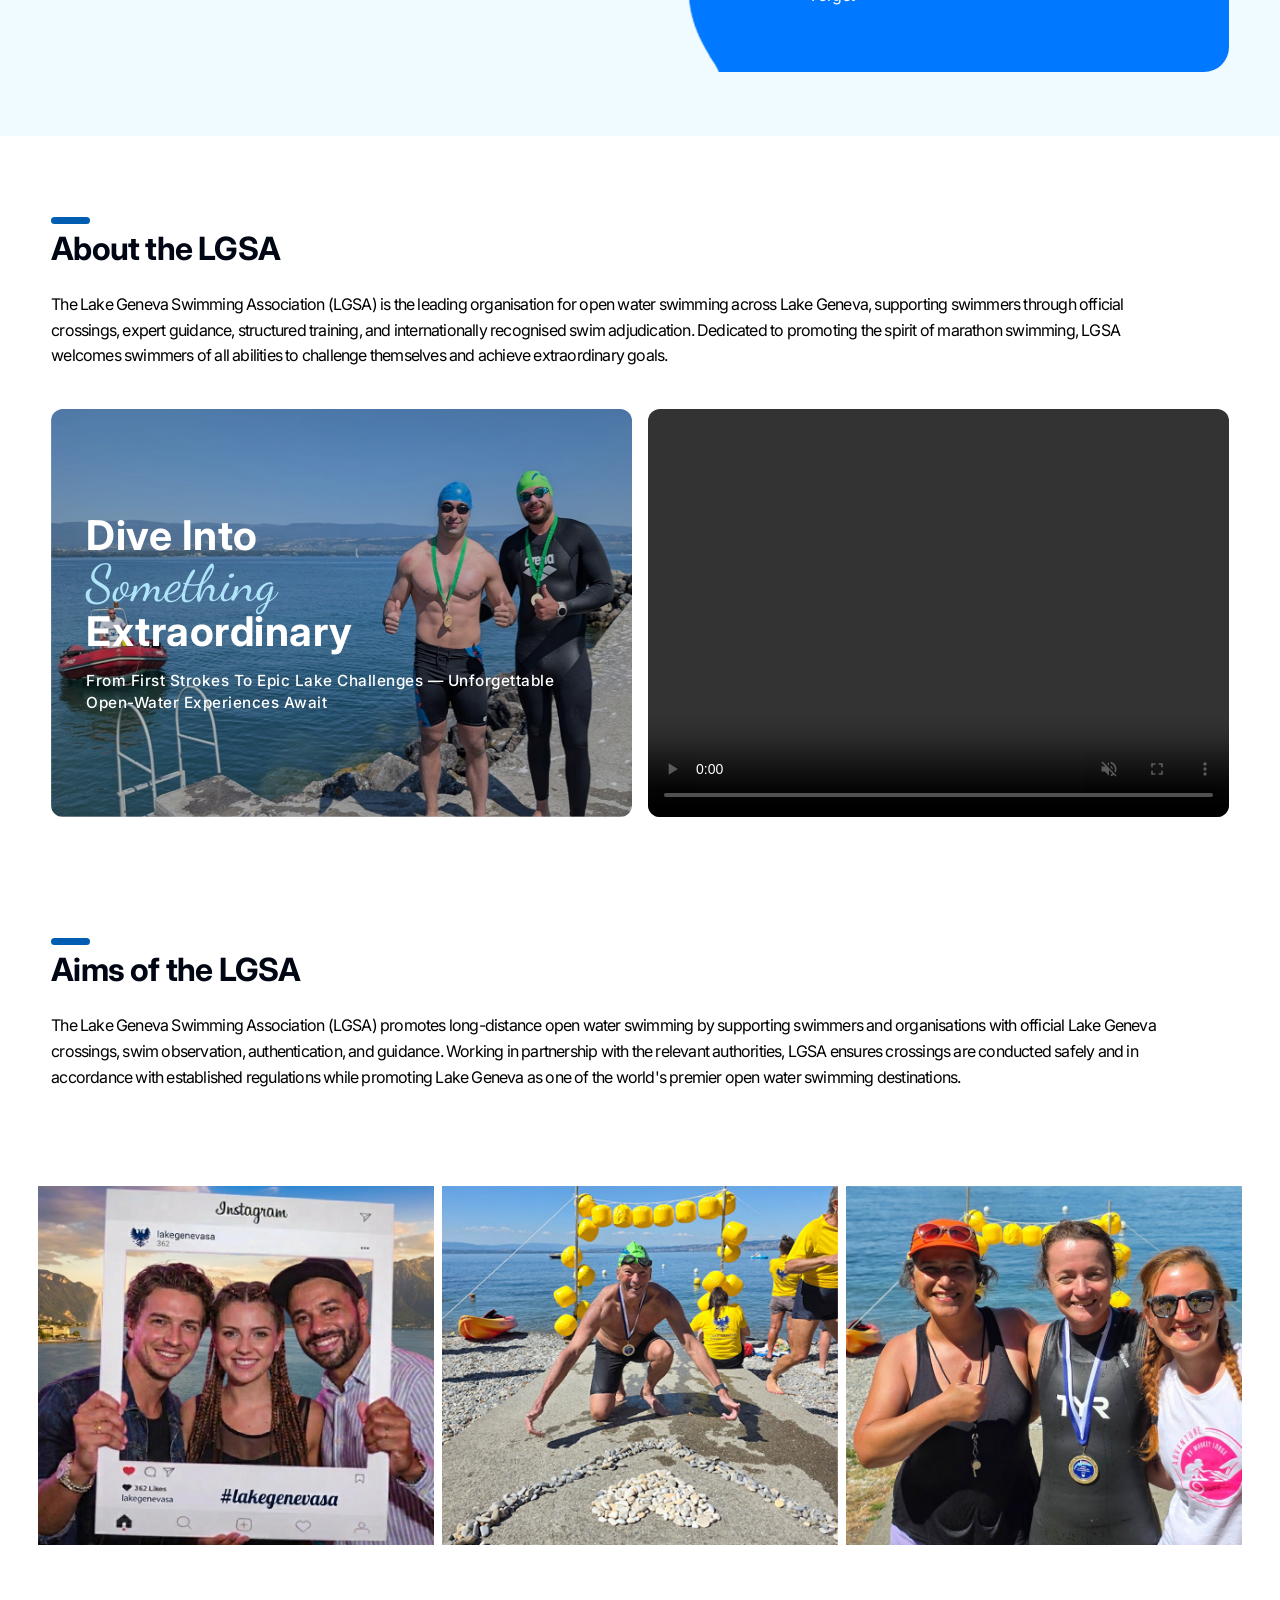
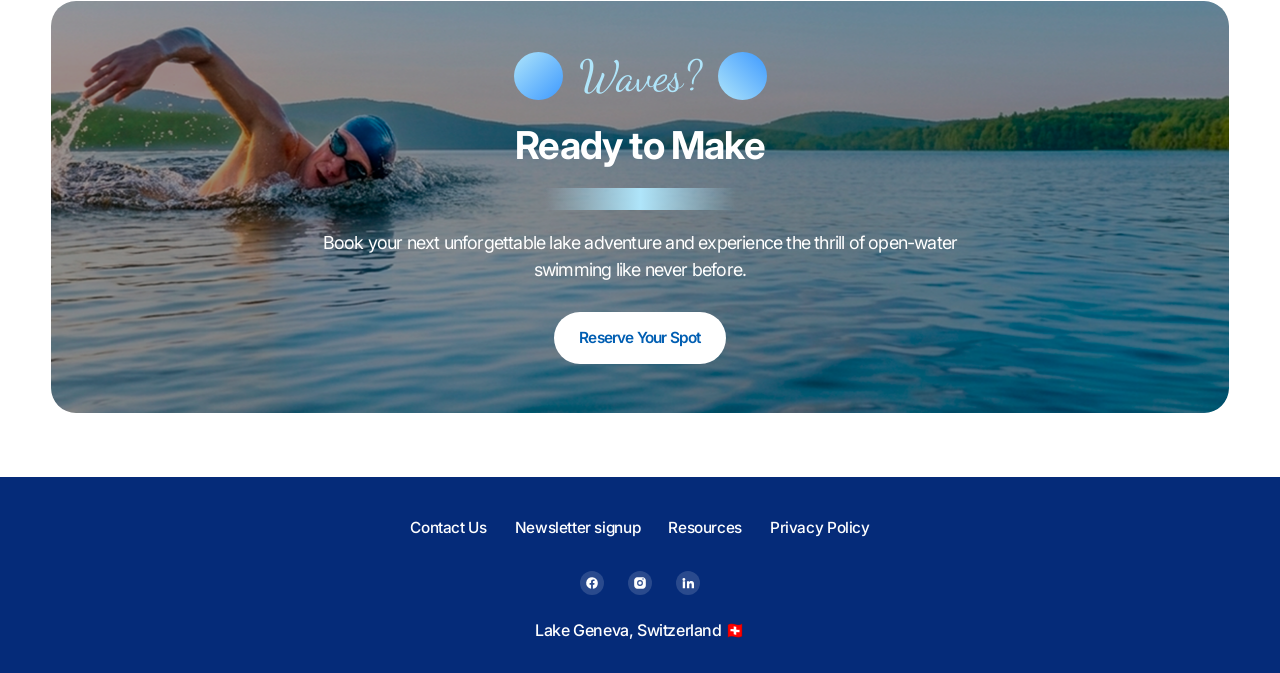
<file: Website/index.html>
<!DOCTYPE html>
<html lang="en">
<head>
<meta charset="UTF-8">
<meta name="viewport" content="width=device-width, initial-scale=1.0">
<title>Lake Geneva Swimming Association</title>
<link rel="preconnect" href="https://fonts.googleapis.com">
<link rel="preconnect" href="https://fonts.gstatic.com" crossorigin>
<!-- Font substitution: 'Beau Rivage' is not a Google Font. Replaced with 'Dancing Script' (cursive accent), matching existing LGSA site convention. -->
<link href="https://fonts.googleapis.com/css2?family=Inter:wght@400;500;600;700&family=DM+Sans:wght@400;700&family=Dancing+Script:wght@400;700&display=swap" rel="stylesheet">
<link rel="icon" type="image/x-icon" href="./assets/Favicon.png" />
<style>
  /* ===== CSS Variables ===== */
  :root{
    --color-white:#ffffff;
    --color-black:#000000;
    --color-text-dark:#000613;
    --color-link-blue:#287dd7;
    --color-primary-blue:#005eb2;
    --color-panel-blue:#0078ff;
    --color-icon-blue:#3d99ff;
    --color-light-bg:#f0fbff;
    --color-cursive-blue:#afe5fa;
    --color-footer-navy:#052b79;
    --color-overlay-25:rgba(0,0,0,0.25);
    --color-overlay-40:rgba(0,0,0,0.4);

    --font-body:'Inter', sans-serif;
    --font-nav:'DM Sans', sans-serif;
    --font-cursive:'Dancing Script', cursive;

    --radius-sm:5px;
    --radius-md:25px;
    --radius-lg:30px;
    --radius-pill:50px;

    --container-max:1280px;
  }

  *{margin:0;padding:0;box-sizing:border-box;}
  html{scroll-behavior:smooth;}
  body{
    font-family:var(--font-body);
    color:var(--color-text-dark);
    background:var(--color-white);
    overflow-x:hidden;
  }
  img{max-width:100%;display:block;}
  a{text-decoration:none;color:inherit;}
  ul{list-style:none;}
  button{font-family:inherit;cursor:pointer;border:none;background:none;}
  .container{
    max-width:var(--container-max);
    margin:0 auto;
    padding:0 24px;
  }

  /* ===== Placeholder image utility ===== */
  /* All image placeholders use a blue-toned gradient per project convention.
     Replace background-image with the real asset URL noted in each comment. */
  .placeholder-img{
    background:linear-gradient(135deg,#bcdffb 0%,#7fb9ee 50%,#4a8fd6 100%);
    background-size:cover;
    background-position:center;
  }

  /* ===================================================
     HEADER / NAV
     Source: Rectangle 4 / Rectangle 34, logo "image001 (2)",
     nav links (DM Sans 14px 700), "Book a Meeting" button
  =================================================== */
  .site-header{
    position:sticky;
    top:0;
    z-index:100;
    background:var(--color-white);
    height:100px;
    display:flex;
    align-items:center;
    box-shadow:0 1px 0 rgba(0,0,0,0.04);
  }
  .header-inner{
    width:100%;
    display:flex;
    align-items:center;
    justify-content: center;
    gap:26%;
  }
  .site-logo{
    width:86px;
    height:86px;
    flex-shrink:0; /* guard: prevents logo collapse on mobile flex rows */
  }
  /* Placeholder for: image001 (2).png (LGSA logo) */
  .site-logo{
    /* background:radial-gradient(circle at 35% 30%,#bfe3ff,#005eb2 80%); */
    background-image: url("./assets/LGSA_LOGO.png");
    background-size: 100% 100%;
  }

  .main-nav{
    display:flex;
    align-items:center;
    gap:40px;
  }
  .nav-link{
    font-family:var(--font-nav);
    font-weight:700;
    font-size:14px;
    line-height:140%;
    letter-spacing:-0.025em;
    color:var(--color-black);
    white-space:nowrap;
    transition:color .2s ease;
  }
  .nav-link:hover{color:var(--color-primary-blue);}

  .btn-book{
    background:var(--color-primary-blue);
    color:var(--color-white);
    font-size:12px;
    font-weight:400;
    line-height:18px;
    text-align:center;
    padding:12px 24px;
    border-radius:2px;
    white-space:nowrap;
    transition:background .2s ease;
  }
  .btn-book:hover{background:#00478a;}

  .nav-toggle{
    flex-direction:column;
    gap:5px;
    background:none;
    border:none;
  }
  .nav-toggle span{
    width:26px;
    height:2px;
    background:var(--color-text-dark);
  }

  /* ===================================================
     HERO
     Source: "waves big img.png" full-bleed background,
     heading, subhead, circular photo "image 11"
  =================================================== */
  .hero{
    position:relative;
    min-height:650px;
    display:flex;
    align-items:center;
    padding:60px 0;
    overflow:hidden;
  }
  /* Placeholder for: waves big img.png */
  .hero{
    /* background:linear-gradient(160deg,#003c78 0%,#0064b4 45%,#3d99ff 80%,#afe5fa 100%); */
    background-image: url("./assets/waves_big.png");
    background-size: 100% 100%;
  }
  .hero-inner{
    position:relative;
    z-index:2;
    display:grid;
    grid-template-columns:1.1fr 0.9fr;
    align-items:center;
    gap:40px;
    width:100%;
  }
  .hero-heading{
    font-family:var(--font-body);
    font-weight:700;
    font-size:48px;
    line-height:60px;
    letter-spacing:0.5px;
    text-transform:capitalize;
    color:var(--color-white);
    max-width:546px;
    margin-bottom:32px;
  }
  .hero-copy{
    max-width:580px;
  }
  .hero-subheading{
    font-weight:400;
    font-size:32px;
    line-height:40px;
    letter-spacing:0.5px;
    text-transform:capitalize;
    color:var(--color-white);
    max-width:407px;
  }
  .hero-photo-wrap{
    display:flex;
    justify-content:center;
  }
  .hero-photo{
    width:388px;
    height:395px;
    max-width:100%;
    border-radius:24px;
    /* transform:rotate(-0.97deg); */
    /* box-shadow:0 20px 40px rgba(0,0,0,0.25); */
  }
  /* Placeholder for: image 11 (hero circular/rounded photo) */
  .hero-photo{
    /* background:linear-gradient(135deg,#e7f5ff,#7fb9ee); */
    background-image: url("./assets/10_years.png");
    background-size: 100% 100%;
  }

  /* Wave mask divider between hero and icon strip */
  .wave-divider{
    position:relative;
    width:100%;
    height:120px;
    margin-top:-40px;
    z-index:3;
  }
  .wave-divider svg{width:100%;height:100%;display:block;}

  /* ===================================================
     ICON STRIP
     Source: Rectangle 32 (#F0FBFF band), Swim/Explore/Celebrate/Awards
  =================================================== */
  .icon-strip{
    background:var(--color-light-bg);
    padding:48px 0;
  }
  .icon-strip-inner{
    display:flex;
    flex-wrap:wrap;
    justify-content:center;
    gap:56px;
  }
  .icon-strip-item{
    display:flex;
    align-items:center;
    gap:16px;
  }
  .icon-strip-icon{
    width:40px;
    height:40px;
    border-radius:8px;
    flex-shrink:0;
  }
  /* Placeholders for: (swim).png, confetti.png, medal.png icons */
  .icon-strip-icon.icon-swim{
    /* background:linear-gradient(135deg,#bcdffb,#3d99ff); */
    background-image: url("./assets/sign_01.png");
    background-size: 100% 100%;
  }
  .icon-strip-icon.icon-explore{
    /* background:linear-gradient(135deg,#bcdffb,#0078ff); */
    background-image: url("./assets/sign_02.png");
    background-size: 100% 100%;
  }
  .icon-strip-icon.icon-celebrate{
    /* background:linear-gradient(135deg,#bcdffb,#287dd7); */
    background-image: url("./assets/sign_03.png");
    background-size: 100% 100%;
  }
  .icon-strip-icon.icon-awards{
    /* background:linear-gradient(135deg,#bcdffb,#005eb2); */
    background-image: url("./assets/sign_04.png");
    background-size: 100% 100%;
  }
  .icon-strip-label{
    font-size:22px;
    font-weight:400;
    letter-spacing:-0.8px;
    color:var(--color-black);
  }

  /* ===================================================
     EXPERIENCES SECTION
     Source: Rectangle 7 (#F0FBFF), heading "Experiences",
     3 photo cards, "Why LGSA" blue panel (Group 8)
  =================================================== */
  .experiences{
    background:var(--color-light-bg);
    padding:64px 0;
  }
  .experiences-grid{
    display:grid;
    grid-template-columns:1.05fr 0.75fr;
    gap:40px;
    align-items:start;
  }
  .experiences-heading{
    font-weight:700;
    font-size:40px;
    line-height:48px;
    letter-spacing:-0.8px;
    color:var(--color-text-dark);
    margin-bottom:28px;
  }
  .experience-cards{
    display:grid;
    grid-template-columns:repeat(3,1fr);
    gap:24px;
  }
  .experience-card{
    display:flex;
    flex-direction:column;
    gap:12px;
    text-align:center;
  }
  .experience-card-img{
    width:100%;
    aspect-ratio:233/217;
    border-radius:var(--radius-lg);
  }
  /* Placeholders for: full-shot-young-man-surfboard, image001, image.png (experience thumbnails) */
  .experience-card:nth-child(1) .experience-card-img{
    /* background:linear-gradient(135deg,#a8d8ff,#005eb2); */
    background-image: url("./assets/experience_01.png");
    background-size: 100% 100%;
  }
  .experience-card:nth-child(2) .experience-card-img{
    /* background:linear-gradient(135deg,#ffe9b8,#e0a63c); */
    background-image: url("./assets/experience_02.png");
    background-size: 100% 100%;
  }
  .experience-card:nth-child(3) .experience-card-img{
    /* background:linear-gradient(135deg,#cbb8ff,#6a4fd6); */
    background-image: url("./assets/experience_03.png");
    background-size: 100% 100%;
  }
  .experience-card-title{
    font-weight:700;
    font-size:20px;
    line-height:20px;
    color:var(--color-link-blue);
  }
  .experience-card-desc{
    font-weight:400;
    font-size:16px;
    line-height:20px;
    color:var(--color-black);
  }

  .why-lgsa-panel{
    display:grid;
    grid-template-columns:107px 1fr;
    border-radius:var(--radius-md);
    overflow:hidden;
    min-height:449px;
    background-image: url("assets/blue_back.png");
    background-size: cover;
  }
  .why-lgsa-photo{
    height:100%;
  }
  /* Placeholder for: Screenshot 2026-05-02 204128.png (Why LGSA side photo) */
  .why-lgsa-photo{
    /* background:linear-gradient(160deg,#0a2c5c,#005eb2); */
    /* background-image: url("assets/blue_back.png");
    background-size: cover; */
  }
  .why-lgsa-content{
    /* background:var(--color-panel-blue); */
    padding:36px 32px;
    display:flex;
    flex-direction:column;
    gap:18px;
  }
  .why-lgsa-heading{
    font-weight:700;
    font-size:32px;
    line-height:1.15;
    letter-spacing:-0.8px;
    color:var(--color-white);
    margin-bottom:8px;
  }
  .why-lgsa-item{
    display:flex;
    align-items:center;
    gap:16px;
  }
  .why-lgsa-icon{
    width:40px;
    height:40px;
    border-radius:var(--radius-sm);
    background:var(--color-icon-blue);
    display:flex;
    align-items:center;
    justify-content:center;
    flex-shrink:0;
  }
  .why-lgsa-icon svg{width:20px;height:20px;fill:#fefcff;}
  .why-lgsa-text{
    font-size:16px;
    font-weight:400;
    letter-spacing:-0.8px;
    color:var(--color-white);
  }

  /* ===================================================
     ABOUT / AIMS SECTIONS
     Source: "About the LGSA" / "Aims of the LGSA" headings
     with squiggle accent (k.png) + body paragraph
  =================================================== */
  .info-section{
    padding:72px 0 40px;
  }
  .info-heading-wrap{
    display:inline-flex;
    flex-direction:column;
    gap:6px;
    margin-bottom:24px;
  }
  .info-squiggle{
    width:39px;
    height:7px;
    border-radius:4px;
    background:var(--color-primary-blue);
  }
  .info-heading{
    font-weight:700;
    font-size:40px;
    line-height:48px;
    letter-spacing:-0.8px;
    color:var(--color-text-dark);
  }
  .info-paragraph{
    font-size:16px;
    font-weight:400;
    line-height:20px;
    letter-spacing:-0.8px;
    color:var(--color-black);
    max-width:1123px;
  }

  /* Dual image banner under "About the LGSA" */
  .dual-banner{
    display:grid;
    grid-template-columns:1fr 1fr;
    gap:16px;
    margin-top:40px;
  }
  .dual-banner-panel{
    position:relative;
    height:408px;
    border-radius:12px;
    overflow:hidden;
    display:flex;
    align-items:center;
  }
  /* Placeholder for: La classique medal.jpg */
  .dual-banner-panel.left{
    /* background:linear-gradient(150deg,#0a2c5c,#3d99ff); */
    background-image: url("./assets/about_lgsa_01.png");
    background-size: 100% 100%;
  }
  /* Placeholder for: Screenshot 2026-05-02 204128 (right banner image) */
  .dual-banner-panel.right{
    /* background:linear-gradient(150deg,#1c1c1c,#4a4a4a); */
    /* background-image: url("./assets/about_lgsa_02.png"); */
    /* background-size: 100% 100%; */
    min-height:0;
  }
  .dual-banner-panel.right video{
    width:100%;
    height:100%;
    object-fit:cover;
    display:block;
  }
  .dual-banner-panel.left::before{
    content:"";
    position:absolute;
    inset:0;
    background:var(--color-overlay-25);
  }
  .dual-banner-text{
    position:relative;
    z-index:2;
    padding:0 40px;
    color:var(--color-white);
  }
  .dual-banner-text .line-bold{
    font-weight:700;
    font-size:56px;
    line-height:1.1;
    letter-spacing:0.5px;
    text-transform:capitalize;
  }
  .dual-banner-text .line-cursive{
    font-family:var(--font-cursive);
    font-size:72px;
    color:var(--color-cursive-blue);
    line-height:1;
  }
  .dual-banner-text .line-desc{
    font-weight:500;
    font-size:18px;
    line-height:1.4;
    letter-spacing:0.5px;
    text-transform:capitalize;
    margin-top:16px;
    max-width:420px;
  }

  /* ===================================================
     GALLERY STRIP
     Source: Group 12 — 3 full-height images
  =================================================== */
  .gallery-strip{
    display:grid;
    grid-template-columns:repeat(3,1fr);
    gap:2px;
    margin:56px 0;
  }
  .gallery-item{
    height:397px;
  }
  /* Placeholders for: gallery image, 20250711_GenevaClassique_0048/0062 */
  .gallery-item:nth-child(1){
    /* background:linear-gradient(160deg,#cfe9ff,#5aa6ec); */
    background-image: url("./assets/aims_lgsa_01.png");
    background-size: 100% 100%;
  }
  .gallery-item:nth-child(2){
    /* background:linear-gradient(160deg,#b6d8ff,#2c74c9); */
    background-image: url("./assets/aims_lgsa_02.png");
    background-size: 100% 100%;
  }
  .gallery-item:nth-child(3){
    /* background:linear-gradient(160deg,#9fc9ff,#1c56a3); */
    background-image: url("./assets/aims_lgsa_03.png");
    background-size: 100% 100%;
  }

  /* ===================================================
     CTA BANNER
     Source: Group 7, "Ready to Make Waves?" heading,
     description, "Reserve Your Spot" button
  =================================================== */
  .cta-banner{
    margin:0 24px 64px;
    border-radius:var(--radius-md);
    position:relative;
    overflow:hidden;
    min-height:412px;
    display:flex;
    align-items:center;
    justify-content:center;
    text-align:center;
    padding:48px 24px;
  }
  /* Placeholder for: Untitled-2.png (CTA background image) */
  .cta-banner{
    /* background:linear-gradient(150deg,#0a2c5c,#3d99ff); */
    background-image: url("./assets/bottom.png");
    background-size: 100% 100%;
    }
  .cta-banner::before{
    content:"";
    position:absolute;
    inset:0;
    background:var(--color-overlay-40);
  }
  .cta-content{
    position:relative;
    z-index:2;
    max-width:640px;
    display:flex;
    flex-direction:column;
    align-items:center;
    gap:20px;
  }
  .cta-waves-row{
    display:flex;
    align-items:center;
    gap:16px;
  }
  .cta-wave-icon{
    width:49px;
    height:48px;
  }
  /* Placeholder for: image 7 / image 8 (decorative wave icons) */
  .cta-wave-icon.left{background:linear-gradient(135deg,#afe5fa,#3d99ff);border-radius:50%;}
  .cta-wave-icon.right{background:linear-gradient(135deg,#3d99ff,#afe5fa);border-radius:50%;transform:scaleX(-1);}
  .cta-cursive{
    font-family:var(--font-cursive);
    font-size:64px;
    color:var(--color-cursive-blue);
  }
  .cta-heading{
    font-weight:700;
    font-size:40px;
    line-height:48px;
    letter-spacing:-0.8px;
    color:var(--color-white);
  }
  /* Placeholder for: image 5.png (decorative rule/rating graphic) */
  .cta-divider{
    width:191px;
    height:22px;
    background:linear-gradient(90deg,transparent,#afe5fa,transparent);
  }
  .cta-desc{
    font-weight:400;
    font-size:20px;
    line-height:28px;
    letter-spacing:-0.8px;
    color:var(--color-white);
  }
  .btn-reserve{
    margin-top:8px;
    background:var(--color-white);
    color:var(--color-primary-blue);
    font-weight:600;
    font-size:18px;
    line-height:30px;
    letter-spacing:-0.8px;
    padding:10px 36px;
    border-radius:var(--radius-pill);
    transition:transform .2s ease, box-shadow .2s ease;
  }
  .btn-reserve:hover{
    transform:translateY(-2px);
    box-shadow:0 8px 20px rgba(0,0,0,0.2);
  }

  /* ===================================================
     FOOTER
     Source: Rectangle 151 (#052B79), footer links,
     social icons, location
  =================================================== */
  .site-footer{
    background:var(--color-footer-navy);
    padding:40px 0 32px;
  }
  .footer-links{
    display:flex;
    flex-wrap:wrap;
    justify-content:center;
    gap:40px;
    margin-bottom:32px;
  }
  .footer-link{
    font-weight:500;
    font-size:16px;
    line-height:140%;
    letter-spacing:-0.025em;
    color:var(--color-white);
    transition:opacity .2s ease;
  }
  .footer-link:hover{opacity:0.75;}
  .footer-socials{
    display:flex;
    justify-content:center;
    gap:24px;
    margin-bottom:24px;
  }
  .footer-social-icon{
    width:24px;
    height:24px;
    border-radius:50%;
    background:rgba(255,255,255,0.15);
    display:flex;
    align-items:center;
    justify-content:center;
  }
  .footer-social-icon svg{width:14px;height:14px;fill:var(--color-white);}
  .footer-location{
    text-align:center;
    font-weight:500;
    font-size:16px;
    line-height:140%;
    letter-spacing:-0.025em;
    color:var(--color-white);
  }

  /* ===================================================
     RESPONSIVE LAYOUT
     Desktop stays multi-column, while tablet and mobile stack vertically
  =================================================== */
  .container{
    width:min(100%, var(--container-max));
    padding:0 4%;
  }

  .site-header{
    height:auto;
    padding:1.2rem 0;
  }
  .header-inner{
    justify-content:space-between;
    gap:1.25rem;
    flex-wrap:wrap;
  }
  .site-logo{
    width:clamp(3.5rem, 7vw, 5.4rem);
    height:clamp(3.5rem, 7vw, 5.4rem);
  }
  .main-nav{
    display:flex;
    flex-wrap:wrap;
    gap:clamp(0.8rem, 2vw, 1.8rem);
    margin-right:1rem;
  }
  .nav-link{
    font-size:clamp(0.8rem, 1.2vw, 0.9rem);
    padding:0.3rem 0;
  }
  .btn-book{
    padding:0.8rem 1.4rem;
    font-size:clamp(0.75rem, 1.1vw, 0.9rem);
  }
  .nav-toggle{
    display:flex;
    opacity:0;
    pointer-events:none;
    position:absolute;
    right:4%;
    top:50%;
    transform:translateY(-50%);
  }

  .hero{
    min-height:78vh;
    padding:5% 0;
  }
  .hero-inner{
    grid-template-columns:1.05fr 0.95fr;
    gap:clamp(1.5rem, 4vw, 2.5rem);
    align-items:center;
  }
  .hero-heading{
    font-size:clamp(2rem, 4vw, 3rem);
    line-height:1.1;
    margin-bottom:1.2rem;
  }
  .hero-subheading{
    font-size:clamp(1.2rem, 2.4vw, 2rem);
    line-height:1.3;
    max-width:100%;
  }
  .hero-photo{
    width:min(100%, 24rem);
    height:auto;
    aspect-ratio:1 / 1;
    border-radius:1.5rem;
    object-fit:cover;
  }
  .hero-photo-wrap{justify-content:flex-end;}

  .wave-divider{
    height:clamp(4.5rem, 10vw, 7.5rem);
    margin-top:-2.5rem;
  }
  .icon-strip{padding:3rem 0;}
  .icon-strip-inner{gap:clamp(1.2rem, 3vw, 3.5rem);}
  .icon-strip-item{gap:0.9rem; flex:1 1 12rem; justify-content:center;}
  .icon-strip-label{font-size:clamp(1rem, 2vw, 1.35rem);}

  .experiences{padding:4rem 0;}
  .experiences-grid{display:grid; grid-template-columns:1.05fr 0.95fr; gap:clamp(1.5rem, 3vw, 2.5rem);}
  .experience-cards{display:grid; grid-template-columns:repeat(auto-fit, minmax(220px, 1fr 1fr)); gap:clamp(1rem, 2vw, 1.5rem);}
  .experience-card-title{font-size:clamp(1rem, 1.5vw, 1.25rem);}
  .experience-card-desc{font-size:clamp(0.9rem, 1.2vw, 1rem);}
  .why-lgsa-panel{display:grid; grid-template-columns:minmax(0, 90px) 1fr; min-height:auto;}
  .why-lgsa-content{padding:clamp(4.2rem, 2.5vw, 2rem);}
  .why-lgsa-heading{font-size:clamp(1.4rem, 2.4vw, 2rem);}
  .why-lgsa-text{font-size:clamp(0.9rem, 1.3vw, 1rem);}

  .info-section{padding:4.5rem 0 2.5rem;}
  .info-heading{font-size:clamp(1.75rem, 2.5vw, 2.5rem); line-height:1.2;}
  .info-paragraph{font-size:clamp(0.95rem, 1.3vw, 1rem); line-height:1.6;}
  .dual-banner{display:grid; grid-template-columns:1fr 1fr; gap:1rem; margin-top:2.5rem;}
  .dual-banner-panel{height:clamp(16rem, 32vw, 25.5rem);}
  .dual-banner-text{padding:0 6%;}
  .dual-banner-text .line-bold{font-size:clamp(1.8rem, 3.2vw, 3.5rem);}
  .dual-banner-text .line-cursive{font-size:clamp(2.2rem, 4vw, 4.5rem);}
  .dual-banner-text .line-desc{font-size:clamp(0.95rem, 1.2vw, 1.1rem); max-width:100%;}

  .gallery-strip{display:grid; grid-template-columns:repeat(3, minmax(0, 1fr)); gap:0.55rem; margin:3.5rem 3%;}
  .gallery-item{height:clamp(14rem, 28vw, 24.8rem);}
  .cta-banner{margin:0 4% 4rem; min-height:clamp(18rem, 35vw, 25.8rem); padding:3rem 1.5rem;}
  .cta-heading{font-size:clamp(1.8rem, 3vw, 2.5rem); line-height:1.2;}
  .cta-cursive{font-size:clamp(2.2rem, 3.4vw, 4rem);}
  .cta-desc{font-size:clamp(0.95rem, 1.4vw, 1.25rem); line-height:1.5;}
  .btn-reserve{padding:0.7rem 1.6rem; font-size:clamp(0.95rem, 1.2vw, 1.125rem);}
  .site-footer{padding:2.5rem 0 2rem;}
  .footer-links{display:flex; flex-wrap:wrap; justify-content:center; gap:clamp(1rem, 2.2vw, 2.5rem);}
  .footer-link{font-size:clamp(0.9rem, 1.2vw, 1rem);}

  @media (max-width: 1100px){
    .hero-inner{grid-template-columns:1fr; gap:2rem;}
    .hero-copy{max-width:680px; margin:0 auto; text-align:center;}
    .hero-heading, .hero-subheading{margin-left:auto; margin-right:auto;}
    .hero-photo-wrap{justify-content:center;}
    .hero-photo{width: min(100%, 15rem);}
    .experiences-grid{grid-template-columns:1fr 1fr;}
    .why-lgsa-panel{grid-template-columns:1fr 1fr;}
    .why-lgsa-photo{height:180px;}
    .dual-banner{grid-template-columns:1fr 1fr;}
    .gallery-strip{grid-template-columns:repeat(3, 1fr);}
    .info-paragraph{max-width:100%;}
  }

  @media (max-width: 900px){
    .container{padding:0 5%;}
    .site-header{padding:0.95rem 0;}
    .header-inner{justify-content:space-between; align-items:center;}
    .main-nav{
      position:fixed;
      top:clamp(4.5rem, 8vw, 6rem);
      left:0;
      right:0;
      display:flex;
      flex-direction:column;
      align-items:flex-start;
      gap:0;
      padding:0 5%;
      max-height:0;
      overflow:hidden;
      transition:max-height 0.3s ease;
      box-shadow:0 0.5rem 1rem rgba(0,0,0,0.06);
      z-index:120;
      width:100%;
      background:var(--color-white);
    }
    .main-nav.open{max-height:22rem; padding:1rem 5% 1.25rem;}
    .nav-link{width:100%; padding:0.75rem 0; border-bottom:1px solid rgba(0,0,0,0.08);}
    .nav-toggle{opacity:1; pointer-events:auto; position:relative; top:auto; right:auto; transform:none;}
    .hero{padding:2.5rem 0 3rem; min-height:auto;}
    .hero-heading{font-size:clamp(1.8rem, 5vw, 2.5rem);}
    .hero-subheading{font-size:clamp(1rem, 3vw, 1.4rem);}
    .icon-strip-inner{flex-wrap: nowrap;flex-direction:row; align-items:center; gap:1rem;}
    .icon-strip-item{width:100%; justify-content:center; flex-basis:100%;}
    .experience-cards{grid-template-columns:1fr 1fr;}
    .why-lgsa-content{padding:1.5rem;}
    .dual-banner-panel{height:18rem;}
    .dual-banner-text{padding:1.5rem;}
    .gallery-strip{grid-template-columns:1fr 1fr 1fr;}
    .cta-banner{margin:0 5% 3rem; padding:2rem 1rem;}
    .footer-links{flex-direction:column; align-items:center; gap:0.95rem;}
  }

  @media (max-width: 640px){
    .icon-strip-inner{flex-wrap:wrap; flex-direction:column;}
    .site-logo{width:3.2rem; height:3.2rem;}
    .btn-book{display:none;}
    .gallery-strip{grid-template-columns:1fr 1fr;}
    .hero-heading{font-size:clamp(1.6rem, 7vw, 2.2rem);}
    .hero-subheading{font-size:clamp(0.95rem, 4vw, 1.2rem);}
    .experiences-heading, .info-heading, .cta-heading{font-size:clamp(1.55rem, 6vw, 2.1rem);}
    .why-lgsa-heading{font-size:clamp(1.35rem, 5vw, 1.8rem);}
    .dual-banner-text .line-bold{font-size:clamp(1.6rem, 6vw, 2.2rem);}
    .dual-banner-text .line-cursive{font-size:clamp(2rem, 7vw, 2.8rem);}
    .cta-cursive{font-size:clamp(2rem, 7vw, 3rem);}
    .cta-desc{font-size:0.95rem;}
    .cta-waves-row{flex-wrap:wrap; justify-content:center;}
    .dual-banner-panel{height:auto;}
    .footer-location{font-size:0.95rem;}
    .footer-socials{gap:1rem;}
  }
  @media (max-width: 450px){
    .gallery-strip{grid-template-columns: 1fr;}
    .dual-banner {
      grid-template-columns: 1fr;
    }
    .experiences-grid {
        grid-template-columns: 1fr;
    }
    .experience-cards {
      grid-template-columns: 1fr;
    }
    .hero-photo {
        width: min(100%, 12rem);
    }
    .hero-heading {
        font-size: clamp(1.6rem, 7vw, 1.2rem);
    }
    .hero-subheading {
        font-size: clamp(0.95rem, 4vw, 1rem);
    }
  }
</style>
</head>
<body>

<!-- ===== HEADER ===== -->
<header class="site-header">
  <div class="container header-inner">
    <a href="#top" class="site-logo" aria-label="LGSA Home"></a>
    <!-- Placeholder for: image001 (2).png (LGSA logo) -->

    <nav class="main-nav" id="mainNav">
      <a href="#top" class="nav-link">Home</a>
      <a href="#experiences" class="nav-link">Swim Collection</a>
      <a href="#gallery" class="nav-link">Legends and Awards</a>
      <a href="#about" class="nav-link">Resources &amp; blogs</a>
      <a href="#footer" class="nav-link">FAQ</a>
    </nav>

    <button class="btn-book" type="button">Book a Meeting</button>

    <button class="nav-toggle" id="navToggle" aria-label="Toggle navigation" aria-expanded="false">
      <span></span><span></span><span></span>
    </button>
  </div>
</header>

<!-- ===== HERO ===== -->
<section class="hero" id="top">
  <div class="container hero-inner">
    <div class="hero-copy">
      <h1 class="hero-heading">Lake Geneva Swimming Association</h1>
      <p class="hero-subheading">Authenticating marathon swimming in Lake Geneva</p>
    </div>
    <div class="hero-photo-wrap">
      <div class="hero-photo" role="img" aria-label="LGSA open water swimmer"></div>
      <!-- Placeholder for: image 11 (hero circular/rounded photo) -->
    </div>
  </div>
</section>

<!-- Wave divider between hero and icon strip -->
<div class="wave-divider" aria-hidden="true">
  <svg viewBox="0 0 1280 120" preserveAspectRatio="none">
    <path d="M0,40 C 220,110 420,0 640,50 C 860,100 1060,10 1280,60 L1280,120 L0,120 Z" fill="#f0fbff"></path>
  </svg>
</div>

<!-- ===== ICON STRIP ===== -->
<section class="icon-strip">
  <div class="container icon-strip-inner">
    <div class="icon-strip-item">
      <span class="icon-strip-icon icon-swim"></span>
      <!-- Placeholder for: (swim) icon.png -->
      <span class="icon-strip-label">Swim</span>
    </div>
    <div class="icon-strip-item">
      <span class="icon-strip-icon icon-explore"></span>
      <span class="icon-strip-label">Explore</span>
    </div>
    <div class="icon-strip-item">
      <span class="icon-strip-icon icon-celebrate"></span>
      <!-- Placeholder for: confetti.png -->
      <span class="icon-strip-label">Celebrate</span>
    </div>
    <div class="icon-strip-item">
      <span class="icon-strip-icon icon-awards"></span>
      <!-- Placeholder for: medal.png -->
      <span class="icon-strip-label">Awards</span>
    </div>
  </div>
</section>

<!-- ===== EXPERIENCES ===== -->
<section class="experiences" id="experiences">
  <div class="container experiences-grid">
    <div>
      <h2 class="experiences-heading">Experiences</h2>
      <div class="experience-cards">
        <article class="experience-card">
          <div class="experience-card-img"></div>
          <!-- Placeholder for: full-shot-young-man-surfboard -->
          <h3 class="experience-card-title">Swims</h3>
          <p class="experience-card-desc">Start your open-water journey.</p>
        </article>
        <article class="experience-card">
          <div class="experience-card-img"></div>
          <!-- Placeholder for: image001 -->
          <h3 class="experience-card-title">Awards</h3>
          <p class="experience-card-desc">Celebrating Outstanding Open Water Achievements</p>
        </article>
        <article class="experience-card">
          <div class="experience-card-img"></div>
          <!-- Placeholder for: image.png -->
          <h3 class="experience-card-title">Legends</h3>
          <p class="experience-card-desc">Meet the LGSA Solo Legends</p>
        </article>
      </div>
    </div>

    <div class="why-lgsa-panel">
      <!-- <div class="why-lgsa-photo"></div> -->
      <!-- Placeholder for: Screenshot 2026-05-02 204128.png -->
      <div class="why-lgsa-content">
        <h3 class="why-lgsa-heading">Why LGSA</h3>

        <div class="why-lgsa-item">
          <span class="why-lgsa-icon">
            <svg viewBox="0 0 24 24"><path d="M2 12c3-4 6-4 9 0s6 4 9 0M2 6c3-4 6-4 9 0s6 4 9 0M2 18c3-4 6-4 9 0s6 4 9 0" stroke="#fefcff" stroke-width="2" fill="none"/></svg>
          </span>
          <span class="why-lgsa-text">Breathtaking Lake Routes</span>
        </div>
        <div class="why-lgsa-item">
          <span class="why-lgsa-icon">
            <svg viewBox="0 0 24 24"><path d="M12 2l7 4v6c0 5-3 8-7 10-4-2-7-5-7-10V6l7-4z" fill="#fefcff"/></svg>
          </span>
          <span class="why-lgsa-text">Guided &amp; Safe Experiences</span>
        </div>
        <div class="why-lgsa-item">
          <span class="why-lgsa-icon">
            <svg viewBox="0 0 24 24"><circle cx="7" cy="8" r="3" fill="#fefcff"/><circle cx="17" cy="8" r="3" fill="#fefcff"/><path d="M2 20c0-3 3-5 5-5s5 2 5 5M12 20c0-3 3-5 5-5s5 2 5 5" stroke="#fefcff" stroke-width="1.5" fill="none"/></svg>
          </span>
          <span class="why-lgsa-text">Solo, Friends &amp; Team Events</span>
        </div>
        <div class="why-lgsa-item">
          <span class="why-lgsa-icon">
            <svg viewBox="0 0 24 24"><path d="M12 2l2.9 6.1L21 9l-4.5 4.4L17.8 20 12 16.8 6.2 20l1.3-6.6L3 9l6.1-0.9L12 2z" fill="#fefcff"/></svg>
          </span>
          <span class="why-lgsa-text">Adventure You'll Never Forget</span>
        </div>
      </div>
    </div>
  </div>
</section>

<!-- ===== ABOUT THE LGSA ===== -->
<section class="info-section" id="about">
  <div class="container">
    <div class="info-heading-wrap">
      <span class="info-squiggle" aria-hidden="true"></span>
      <h2 class="info-heading">About the LGSA</h2>
    </div>
    <p class="info-paragraph">The Lake Geneva Swimming Association (LGSA) is the leading organisation for open water swimming across Lake Geneva, supporting swimmers through official crossings, expert guidance, structured training, and internationally recognised swim adjudication. Dedicated to promoting the spirit of marathon swimming, LGSA welcomes swimmers of all abilities to challenge themselves and achieve extraordinary goals.</p>

    <div class="dual-banner">
      <div class="dual-banner-panel left">
        <!-- Placeholder for: La classique medal.jpg -->
        <div class="dual-banner-text">
          <div class="line-bold">Dive into</div>
          <div class="line-cursive">Something</div>
          <div class="line-bold">Extraordinary</div>
          <p class="line-desc">From first strokes to epic lake challenges — unforgettable open-water experiences await</p>
        </div>
      </div>
      <div class="dual-banner-panel right">
        <video controls width="100%;" autoplay loop muted playsinline>
          <source src="./assets/DJI_0004.mp4" type="video/mp4">
          Your browser does not support video.
        </video>
        <!-- Placeholder for: Screenshot 2026-05-02 204128 (right banner image) -->
      </div>
    </div>
  </div>
</section>

<!-- ===== AIMS OF THE LGSA ===== -->
<section class="info-section">
  <div class="container">
    <div class="info-heading-wrap">
      <span class="info-squiggle" aria-hidden="true"></span>
      <h2 class="info-heading">Aims of the LGSA</h2>
    </div>
    <p class="info-paragraph">The Lake Geneva Swimming Association (LGSA) promotes long-distance open water swimming by supporting swimmers and organisations with official Lake Geneva crossings, swim observation, authentication, and guidance. Working in partnership with the relevant authorities, LGSA ensures crossings are conducted safely and in accordance with established regulations while promoting Lake Geneva as one of the world's premier open water swimming destinations.</p>
  </div>
</section>

<!-- ===== GALLERY STRIP ===== -->
<section class="gallery-strip" id="gallery" aria-label="LGSA event gallery">
  <div class="gallery-item"></div>
  <!-- Placeholder for: gallery image (Geneva Classique) -->
  <div class="gallery-item"></div>
  <!-- Placeholder for: 20250711_GenevaClassique_0062.jpg -->
  <div class="gallery-item"></div>
  <!-- Placeholder for: 20250711_GenevaClassique_0048.jpg -->
</section>

<!-- ===== CTA BANNER ===== -->
<section class="cta-banner">
  <!-- Placeholder for: Untitled-2.png (CTA background image) -->
  <div class="cta-content">
    <div class="cta-waves-row">
      <span class="cta-wave-icon left" aria-hidden="true"></span>
      <span class="cta-cursive">Waves?</span>
      <span class="cta-wave-icon right" aria-hidden="true"></span>
    </div>
    <h2 class="cta-heading">Ready to Make</h2>
    <div class="cta-divider" aria-hidden="true"></div>
    <!-- Placeholder for: image 5.png (decorative divider graphic) -->
    <p class="cta-desc">Book your next unforgettable lake adventure and experience the thrill of open-water swimming like never before.</p>
    <button class="btn-reserve" type="button">Reserve Your Spot</button>
  </div>
</section>

<!-- ===== FOOTER ===== -->
<footer class="site-footer" id="footer">
  <div class="container">
    <nav class="footer-links">
      <a href="#" class="footer-link">Contact Us</a>
      <a href="#" class="footer-link">Newsletter signup</a>
      <a href="#" class="footer-link">Resources</a>
      <a href="#" class="footer-link">Privacy Policy</a>
    </nav>
    <div class="footer-socials">
      <a href="#" class="footer-social-icon" aria-label="Facebook">
        <svg viewBox="0 0 24 24"><path d="M22 12a10 10 0 1 0-11.6 9.9v-7H7.9V12h2.5V9.8c0-2.5 1.5-3.9 3.8-3.9 1.1 0 2.2.2 2.2.2v2.5h-1.3c-1.2 0-1.6.8-1.6 1.6V12h2.8l-.4 2.9h-2.4v7A10 10 0 0 0 22 12z"/></svg>
      </a>
      <a href="#" class="footer-social-icon" aria-label="Instagram">
        <svg viewBox="0 0 24 24"><path d="M12 2c-2.7 0-3.1 0-4.1.1-1.1 0-1.8.2-2.4.5-.7.3-1.2.6-1.8 1.2C3.1 4.4 2.8 5 2.5 5.6c-.3.6-.5 1.3-.5 2.4C2 9 2 9.3 2 12s0 3.1.1 4.1c0 1.1.2 1.8.5 2.4.3.7.6 1.2 1.2 1.8.6.6 1.1.9 1.8 1.2.6.3 1.3.5 2.4.5C9 22 9.3 22 12 22s3.1 0 4.1-.1c1.1 0 1.8-.2 2.4-.5.7-.3 1.2-.6 1.8-1.2.6-.6.9-1.1 1.2-1.8.3-.6.5-1.3.5-2.4 0-.9 0-1.3 0-4s0-3.1-.1-4.1c0-1.1-.2-1.8-.5-2.4-.3-.7-.6-1.2-1.2-1.8-.6-.6-1.1-.9-1.8-1.2-.6-.3-1.3-.5-2.4-.5C15 2 14.7 2 12 2zm0 5a5 5 0 1 1 0 10 5 5 0 0 1 0-10zm0 2a3 3 0 1 0 0 6 3 3 0 0 0 0-6zm5.2-2.6a1.2 1.2 0 1 1 0-2.4 1.2 1.2 0 0 1 0 2.4z"/></svg>
      </a>
      <a href="#" class="footer-social-icon" aria-label="LinkedIn">
        <svg viewBox="0 0 24 24"><path d="M4.98 3.5a2.5 2.5 0 1 1 0 5 2.5 2.5 0 0 1 0-5zM3 9h4v12H3V9zm7 0h3.8v1.7h.1c.5-1 1.8-2 3.7-2 4 0 4.7 2.6 4.7 6V21h-4v-5.6c0-1.3 0-3-1.9-3s-2.2 1.4-2.2 2.9V21h-4V9z"/></svg>
      </a>
    </div>
    <p class="footer-location">Lake Geneva, Switzerland 🇨🇭</p>
  </div>
</footer>

<!-- ===== JAVASCRIPT ===== -->
<script>
  // Mobile nav toggle
  (function(){
    var toggle = document.getElementById('navToggle');
    var nav = document.getElementById('mainNav');

    toggle.addEventListener('click', function(){
      var isOpen = nav.classList.toggle('open');
      toggle.setAttribute('aria-expanded', isOpen ? 'true' : 'false');
    });

    // Close mobile nav after clicking a link
    nav.querySelectorAll('.nav-link').forEach(function(link){
      link.addEventListener('click', function(){
        nav.classList.remove('open');
        toggle.setAttribute('aria-expanded', 'false');
      });
    });
  })();
</script>

</body>
</html>
</file>
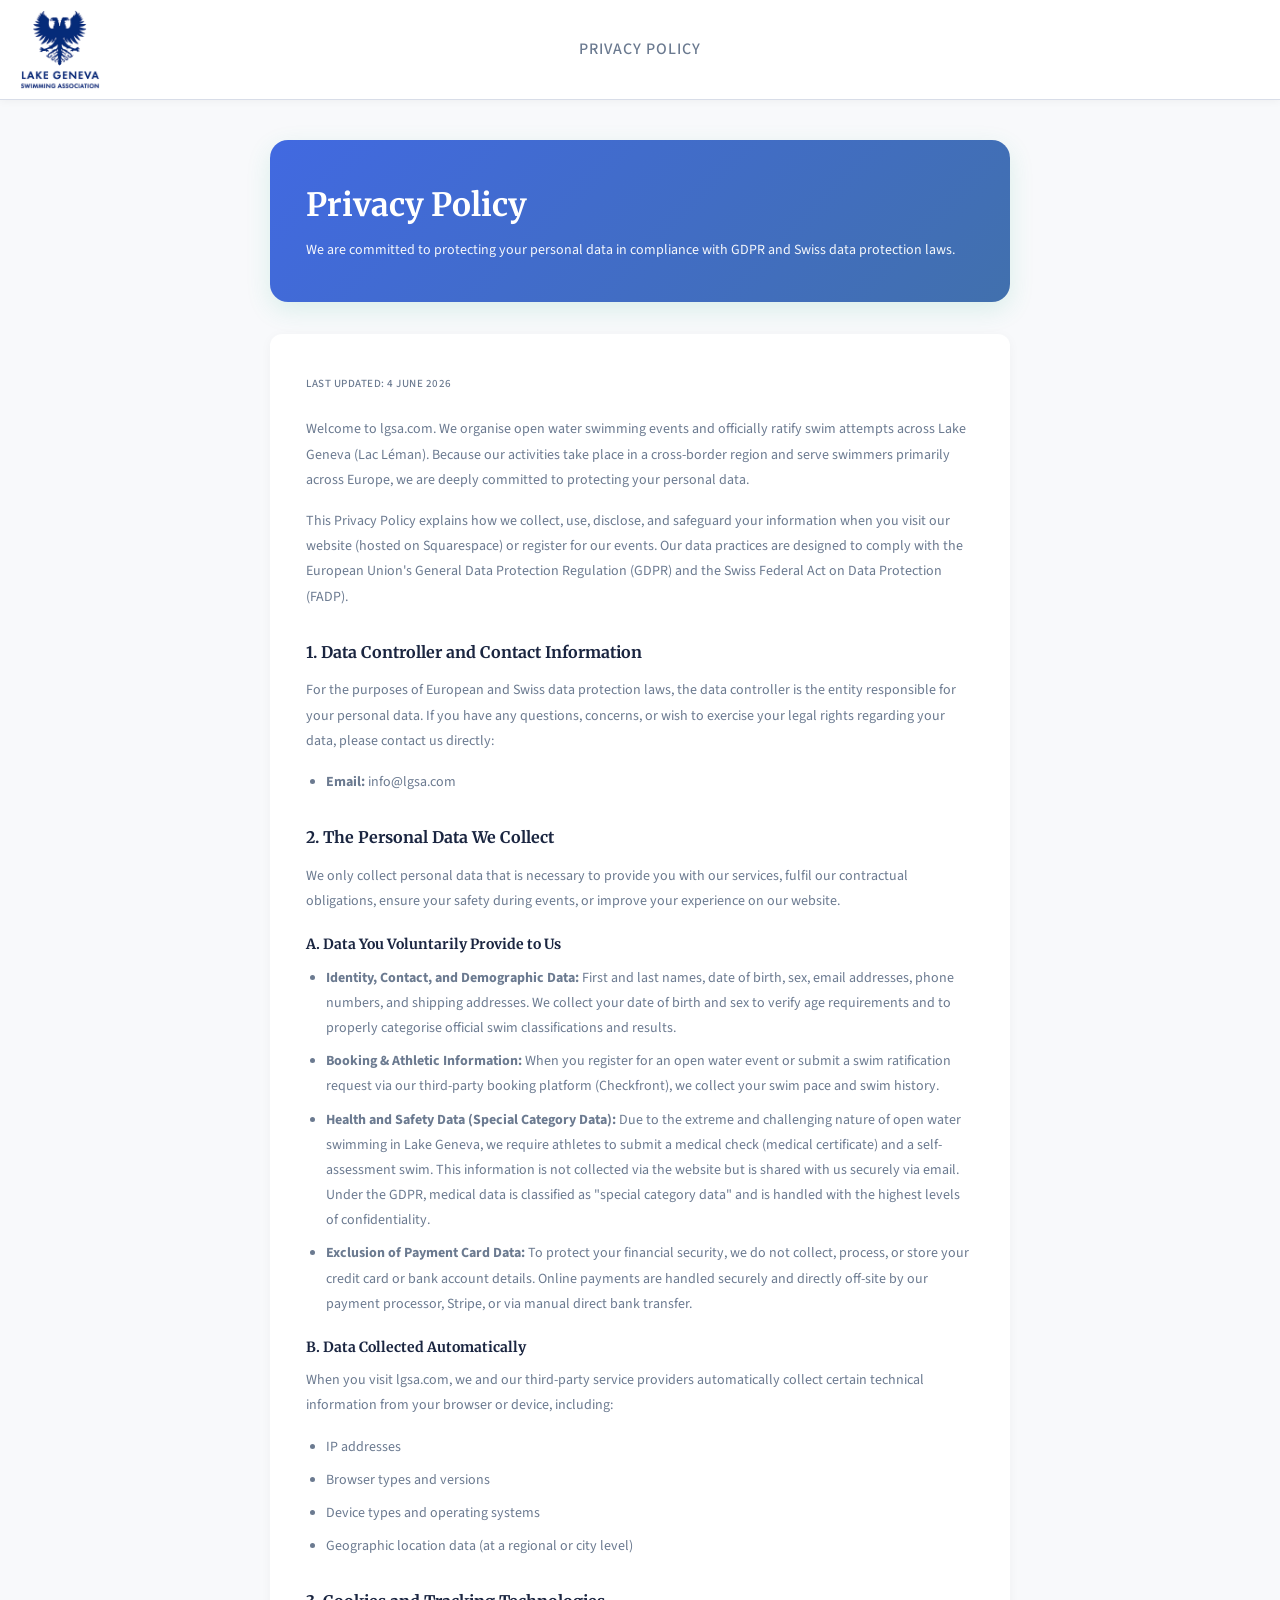
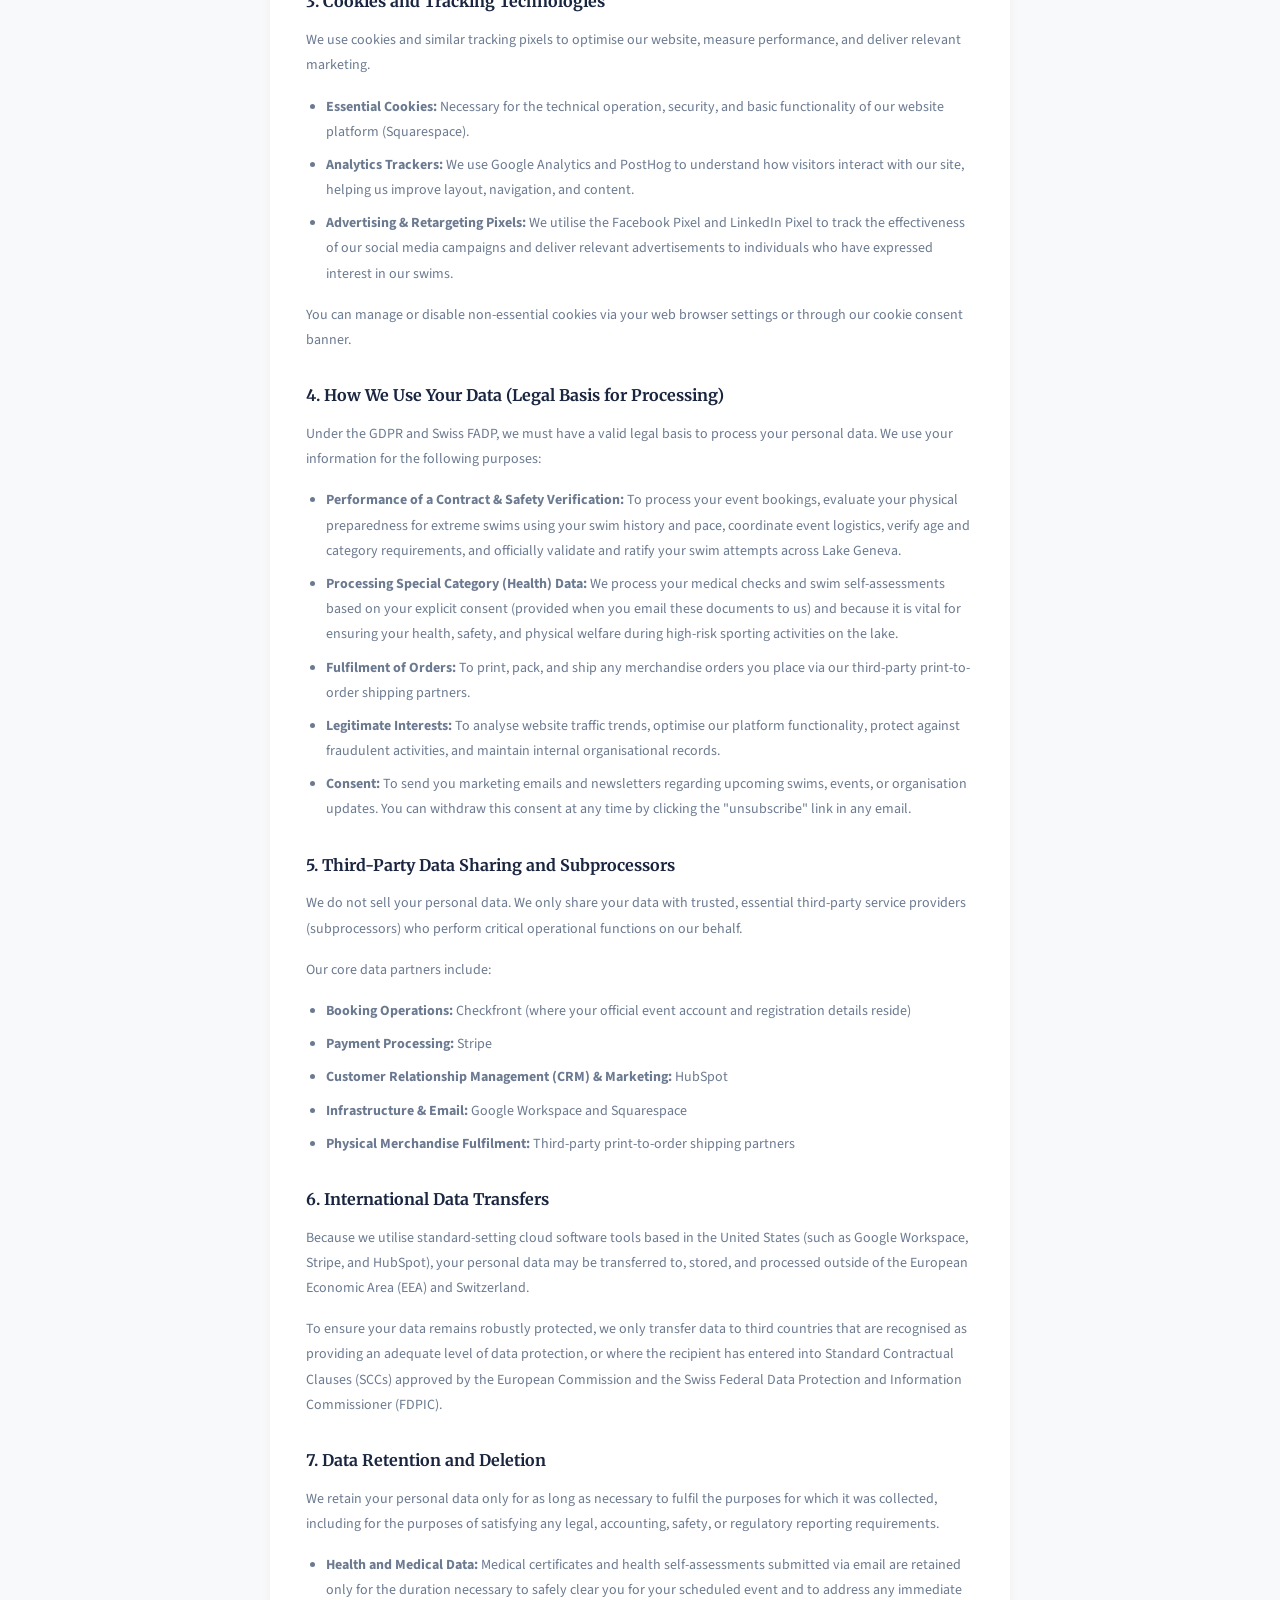
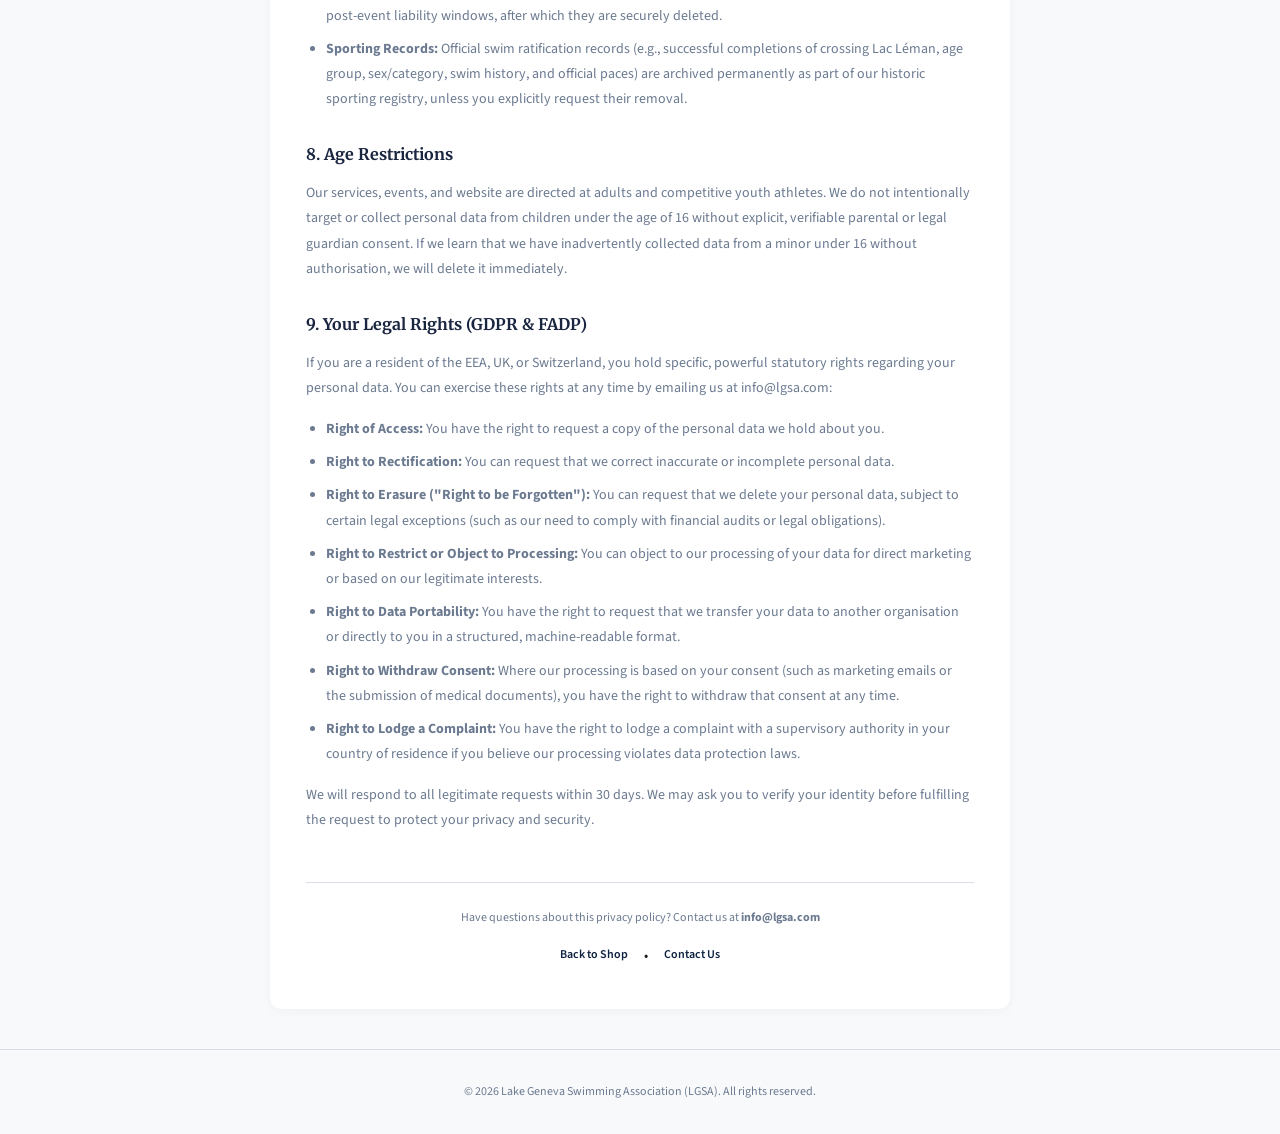
<file: Shopping Cart/privacy-policy.html>
<!doctype html>
<html lang="en">

<head>
  <meta charset="UTF-8" />
  <meta name="viewport" content="width=device-width, initial-scale=1.0" />
  <title>Privacy Policy — Lake Geneva Swimming Association (LGSA)</title>
  <meta name="description"
    content="Read LGSA's comprehensive privacy policy. We comply with GDPR and Swiss FADP to protect your personal data." />
  <meta name="keywords" content="privacy policy, GDPR, data protection, LGSA, Lake Geneva swimming" />
  <link rel="icon" type="image/x-icon" href="assets/Favicon.png" />
  <link
    href="https://fonts.googleapis.com/css2?family=Merriweather:wght@400;700&family=Source+Sans+3:wght@300;400;500;600&display=swap"
    rel="stylesheet" />
  <style>
    *,
    *::before,
    *::after {
      box-sizing: border-box;
      margin: 0;
      padding: 0;
    }

    html {
      font-size: 14px;
    }

    body {
      font-family: "Source Sans 3", sans-serif;
      color: #1a1a1a;
      background: #f8f9fb;
      line-height: 1.6;
    }

    a {
      text-decoration: none;
      color: inherit;
    }

    :root {
      --navy: #0d2240;
      --teal: #2db88a;
      --border: #d8dde8;
      --text-muted: #6b7a90;
      --text-dark: #1a2540;
    }

    .privacy-topbar {
      background: #fff;
      height: 100px;
      display: flex;
      align-items: center;
      justify-content: space-between;
      padding: 0 20px;
      position: sticky;
      top: 0;
      z-index: 100;
      border-bottom: 1px solid var(--border);
      box-shadow: 0 2px 8px rgba(0, 0, 0, 0.04);
    }

    .privacy-topbar-logo {
      display: flex;
      align-items: center;
      gap: 8px;
      background-image: url("assets/main_logo.png");
      background-size: 100% 100%;
      height: 80px;
      width: 80px;
    }

    .privacy-topbar-center {
      font-size: 16px;
      font-weight: 500;
      letter-spacing: 0.06em;
      text-transform: uppercase;
      color: var(--text-muted);
      position: absolute;
      left: 50%;
      transform: translateX(-50%);
    }

    .privacy-topbar-right {
      display: flex;
      gap: 12px;
    }

    .privacy-back-btn {
      background: none;
      border: 1.5px solid var(--border);
      border-radius: 8px;
      padding: 10px 16px;
      font-size: 13px;
      font-weight: 600;
      color: var(--navy);
      cursor: pointer;
      transition: all 0.15s;
    }

    .privacy-back-btn:hover {
      background: #f0f4fa;
      border-color: var(--navy);
    }

    .privacy-container {
      max-width: 780px;
      margin: 40px auto;
      padding: 0 20px;
    }

    .privacy-header {
      background: linear-gradient(135deg, royalblue 0%, #4170ad 100%);
      border-radius: 18px;
      padding: 40px 36px;
      color: white;
      margin-bottom: 32px;
      box-shadow: 0 8px 24px rgba(45, 184, 138, 0.15);
    }

    .privacy-header-title {
      font-family: "Merriweather", serif;
      font-size: 32px;
      font-weight: 700;
      margin-bottom: 8px;
    }

    .privacy-header-sub {
      font-size: 14px;
      opacity: 0.95;
      line-height: 1.6;
    }

    .privacy-meta {
      font-size: 11px;
      color: var(--text-muted);
      font-weight: 500;
      margin-bottom: 24px;
      text-transform: uppercase;
      letter-spacing: 0.5px;
    }

    .privacy-content {
      background: white;
      border-radius: 12px;
      padding: 40px 36px;
      box-shadow: 0 2px 12px rgba(0, 0, 0, 0.04);
      line-height: 1.8;
    }

    .privacy-content p {
      font-size: 14px;
      color: var(--text-muted);
      margin-bottom: 16px;
    }

    .privacy-content ul {
      padding-left: 20px;
      margin-bottom: 16px;
    }

    .privacy-content li {
      font-size: 14px;
      color: var(--text-muted);
      margin-bottom: 8px;
      list-style: disc;
    }

    .privacy-section-title {
      font-family: "Merriweather", serif;
      font-size: 16px;
      font-weight: 700;
      color: var(--text-dark);
      margin: 28px 0 12px;
    }

    .privacy-section-title:first-child {
      margin-top: 0;
    }

    .privacy-subsection-title {
      font-family: "Merriweather", serif;
      font-size: 14px;
      font-weight: 700;
      color: var(--text-dark);
      margin: 18px 0 8px;
    }

    .privacy-footer {
      margin-top: 48px;
      padding-top: 24px;
      border-top: 1px solid var(--border);
      text-align: center;
    }

    .privacy-footer-text {
      font-size: 12px;
      color: var(--text-muted);
      margin-bottom: 16px;
    }

    .privacy-footer-links {
      display: flex;
      gap: 16px;
      justify-content: center;
      flex-wrap: wrap;
    }

    .privacy-footer-link {
      font-size: 12px;
      color: var(--navy);
      font-weight: 600;
      cursor: pointer;
      transition: color 0.15s;
      border: none;
      background: none;
      padding: 0;
    }

    .privacy-footer-link:hover {
      color: var(--teal);
    }

    .privacy-page-footer {
      background: #f8f9fb;
      padding: 32px 20px;
      text-align: center;
      border-top: 1px solid var(--border);
      margin-top: 40px;
    }

    .privacy-page-footer-text {
      font-size: 12px;
      color: var(--text-muted);
    }

    @media (max-width: 600px) {
      .privacy-topbar {
        height: auto;
        padding: 12px 16px;
      }

      .privacy-topbar-logo {
        height: 60px;
        width: 60px;
      }

      .privacy-topbar-center {
        font-size: 14px;
      }

      .privacy-header {
        padding: 28px 20px;
      }

      .privacy-header-title {
        font-size: 24px;
      }

      .privacy-content {
        padding: 24px 18px;
      }

      .privacy-section-title {
        font-size: 15px;
      }

      .privacy-container {
        margin: 24px auto;
      }
    }
  </style>
</head>

<body>
  <!-- TOPBAR -->
  <div class="privacy-topbar">
    <div class="privacy-topbar-logo"></div>
    <div class="privacy-topbar-center">Privacy Policy</div>
    <!-- <div class="privacy-topbar-right">
      <a href="index.html" class="privacy-back-btn" onclick="goBackToShop(event)">← Back to Shop</a>
    </div> -->
  </div>

  <!-- CONTAINER -->
  <div class="privacy-container">
    <!-- HEADER -->
    <div class="privacy-header">
      <div class="privacy-header-title">Privacy Policy</div>
      <div class="privacy-header-sub">
        We are committed to protecting your personal data in compliance with GDPR and Swiss data protection laws.
      </div>
    </div>

    <!-- CONTENT -->
    <div class="privacy-content">
      <div class="privacy-meta">Last Updated: 4 June 2026</div>

      <p>Welcome to lgsa.com. We organise open water swimming events and officially ratify swim attempts across Lake
        Geneva (Lac Léman). Because our activities take place in a cross-border region and serve swimmers primarily
        across Europe, we are deeply committed to protecting your personal data.</p>

      <p>This Privacy Policy explains how we collect, use, disclose, and safeguard your information when you visit our
        website (hosted on Squarespace) or register for our events. Our data practices are designed to comply with the
        European Union's General Data Protection Regulation (GDPR) and the Swiss Federal Act on Data Protection (FADP).
      </p>

      <div class="privacy-section-title">1. Data Controller and Contact Information</div>
      <p>For the purposes of European and Swiss data protection laws, the data controller is the entity responsible for
        your personal data. If you have any questions, concerns, or wish to exercise your legal rights regarding your
        data, please contact us directly:</p>
      <ul>
        <li><strong>Email:</strong> info@lgsa.com</li>
      </ul>

      <div class="privacy-section-title">2. The Personal Data We Collect</div>
      <p>We only collect personal data that is necessary to provide you with our services, fulfil our contractual
        obligations, ensure your safety during events, or improve your experience on our website.</p>

      <div class="privacy-subsection-title">A. Data You Voluntarily Provide to Us</div>
      <ul>
        <li><strong>Identity, Contact, and Demographic Data:</strong> First and last names, date of birth, sex, email
          addresses, phone numbers, and shipping addresses. We collect your date of birth and sex to verify age
          requirements and to properly categorise official swim classifications and results.</li>
        <li><strong>Booking &amp; Athletic Information:</strong> When you register for an open water event or submit a
          swim ratification request via our third-party booking platform (Checkfront), we collect your swim pace and
          swim history.</li>
        <li><strong>Health and Safety Data (Special Category Data):</strong> Due to the extreme and challenging nature
          of open water swimming in Lake Geneva, we require athletes to submit a medical check (medical certificate) and
          a self-assessment swim. This information is not collected via the website but is shared with us securely via
          email. Under the GDPR, medical data is classified as "special category data" and is handled with the highest
          levels of confidentiality.</li>
        <li><strong>Exclusion of Payment Card Data:</strong> To protect your financial security, we do not collect,
          process, or store your credit card or bank account details. Online payments are handled securely and directly
          off-site by our payment processor, Stripe, or via manual direct bank transfer.</li>
      </ul>

      <div class="privacy-subsection-title">B. Data Collected Automatically</div>
      <p>When you visit lgsa.com, we and our third-party service providers automatically collect certain technical
        information from your browser or device, including:</p>
      <ul>
        <li>IP addresses</li>
        <li>Browser types and versions</li>
        <li>Device types and operating systems</li>
        <li>Geographic location data (at a regional or city level)</li>
      </ul>

      <div class="privacy-section-title">3. Cookies and Tracking Technologies</div>
      <p>We use cookies and similar tracking pixels to optimise our website, measure performance, and deliver relevant
        marketing.</p>
      <ul>
        <li><strong>Essential Cookies:</strong> Necessary for the technical operation, security, and basic functionality
          of our website platform (Squarespace).</li>
        <li><strong>Analytics Trackers:</strong> We use Google Analytics and PostHog to understand how visitors interact
          with our site, helping us improve layout, navigation, and content.</li>
        <li><strong>Advertising &amp; Retargeting Pixels:</strong> We utilise the Facebook Pixel and LinkedIn Pixel to
          track the effectiveness of our social media campaigns and deliver relevant advertisements to individuals who
          have expressed interest in our swims.</li>
      </ul>
      <p>You can manage or disable non-essential cookies via your web browser settings or through our cookie consent
        banner.</p>

      <div class="privacy-section-title">4. How We Use Your Data (Legal Basis for Processing)</div>
      <p>Under the GDPR and Swiss FADP, we must have a valid legal basis to process your personal data. We use your
        information for the following purposes:</p>
      <ul>
        <li><strong>Performance of a Contract &amp; Safety Verification:</strong> To process your event bookings, evaluate
          your physical preparedness for extreme swims using your swim history and pace, coordinate event logistics,
          verify age and category requirements, and officially validate and ratify your swim attempts across Lake Geneva.
        </li>
        <li><strong>Processing Special Category (Health) Data:</strong> We process your medical checks and swim
          self-assessments based on your explicit consent (provided when you email these documents to us) and because it
          is vital for ensuring your health, safety, and physical welfare during high-risk sporting activities on the
          lake.</li>
        <li><strong>Fulfilment of Orders:</strong> To print, pack, and ship any merchandise orders you place via our
          third-party print-to-order shipping partners.</li>
        <li><strong>Legitimate Interests:</strong> To analyse website traffic trends, optimise our platform
          functionality, protect against fraudulent activities, and maintain internal organisational records.</li>
        <li><strong>Consent:</strong> To send you marketing emails and newsletters regarding upcoming swims, events, or
          organisation updates. You can withdraw this consent at any time by clicking the "unsubscribe" link in any
          email.</li>
      </ul>

      <div class="privacy-section-title">5. Third-Party Data Sharing and Subprocessors</div>
      <p>We do not sell your personal data. We only share your data with trusted, essential third-party service
        providers (subprocessors) who perform critical operational functions on our behalf.</p>
      <p>Our core data partners include:</p>
      <ul>
        <li><strong>Booking Operations:</strong> Checkfront (where your official event account and registration details
          reside)</li>
        <li><strong>Payment Processing:</strong> Stripe</li>
        <li><strong>Customer Relationship Management (CRM) &amp; Marketing:</strong> HubSpot</li>
        <li><strong>Infrastructure &amp; Email:</strong> Google Workspace and Squarespace</li>
        <li><strong>Physical Merchandise Fulfilment:</strong> Third-party print-to-order shipping partners</li>
      </ul>

      <div class="privacy-section-title">6. International Data Transfers</div>
      <p>Because we utilise standard-setting cloud software tools based in the United States (such as Google Workspace,
        Stripe, and HubSpot), your personal data may be transferred to, stored, and processed outside of the European
        Economic Area (EEA) and Switzerland.</p>
      <p>To ensure your data remains robustly protected, we only transfer data to third countries that are recognised as
        providing an adequate level of data protection, or where the recipient has entered into Standard Contractual
        Clauses (SCCs) approved by the European Commission and the Swiss Federal Data Protection and Information
        Commissioner (FDPIC).</p>

      <div class="privacy-section-title">7. Data Retention and Deletion</div>
      <p>We retain your personal data only for as long as necessary to fulfil the purposes for which it was collected,
        including for the purposes of satisfying any legal, accounting, safety, or regulatory reporting requirements.</p>
      <ul>
        <li><strong>Health and Medical Data:</strong> Medical certificates and health self-assessments submitted via
          email are retained only for the duration necessary to safely clear you for your scheduled event and to address
          any immediate post-event liability windows, after which they are securely deleted.</li>
        <li><strong>Sporting Records:</strong> Official swim ratification records (e.g., successful completions of
          crossing Lac Léman, age group, sex/category, swim history, and official paces) are archived permanently as
          part of our historic sporting registry, unless you explicitly request their removal.</li>
      </ul>

      <div class="privacy-section-title">8. Age Restrictions</div>
      <p>Our services, events, and website are directed at adults and competitive youth athletes. We do not intentionally
        target or collect personal data from children under the age of 16 without explicit, verifiable parental or legal
        guardian consent. If we learn that we have inadvertently collected data from a minor under 16 without
        authorisation, we will delete it immediately.</p>

      <div class="privacy-section-title">9. Your Legal Rights (GDPR &amp; FADP)</div>
      <p>If you are a resident of the EEA, UK, or Switzerland, you hold specific, powerful statutory rights regarding
        your personal data. You can exercise these rights at any time by emailing us at info@lgsa.com:</p>
      <ul>
        <li><strong>Right of Access:</strong> You have the right to request a copy of the personal data we hold about
          you.</li>
        <li><strong>Right to Rectification:</strong> You can request that we correct inaccurate or incomplete personal
          data.</li>
        <li><strong>Right to Erasure ("Right to be Forgotten"):</strong> You can request that we delete your personal
          data, subject to certain legal exceptions (such as our need to comply with financial audits or legal
          obligations).</li>
        <li><strong>Right to Restrict or Object to Processing:</strong> You can object to our processing of your data
          for direct marketing or based on our legitimate interests.</li>
        <li><strong>Right to Data Portability:</strong> You have the right to request that we transfer your data to
          another organisation or directly to you in a structured, machine-readable format.</li>
        <li><strong>Right to Withdraw Consent:</strong> Where our processing is based on your consent (such as marketing
          emails or the submission of medical documents), you have the right to withdraw that consent at any time.</li>
        <li><strong>Right to Lodge a Complaint:</strong> You have the right to lodge a complaint with a supervisory
          authority in your country of residence if you believe our processing violates data protection laws.</li>
      </ul>
      <p>We will respond to all legitimate requests within 30 days. We may ask you to verify your identity before
        fulfilling the request to protect your privacy and security.</p>

      <!-- FOOTER -->
      <div class="privacy-footer">
        <div class="privacy-footer-text">
          Have questions about this privacy policy? Contact us at <strong>info@lgsa.com</strong>
        </div>
        <div class="privacy-footer-links">
          <a href="index.html" class="privacy-footer-link" onclick="goBackToShop(event)">Back to Shop</a>
          <span>•</span>
          <a href="mailto:info@lgsa.com" class="privacy-footer-link">Contact Us</a>
        </div>
      </div>
    </div>
  </div>

  <!-- PAGE FOOTER -->
  <div class="privacy-page-footer">
    <div class="privacy-page-footer-text">
      © 2026 Lake Geneva Swimming Association (LGSA). All rights reserved.
    </div>
  </div>

  <script>
    function goBackToShop(event) {
      event.preventDefault();
      if (window.history.length > 1) {
        window.history.back();
      } else {
        window.location.href = "index.html";
      }
    }
  </script>
</body>

</html>
</file>
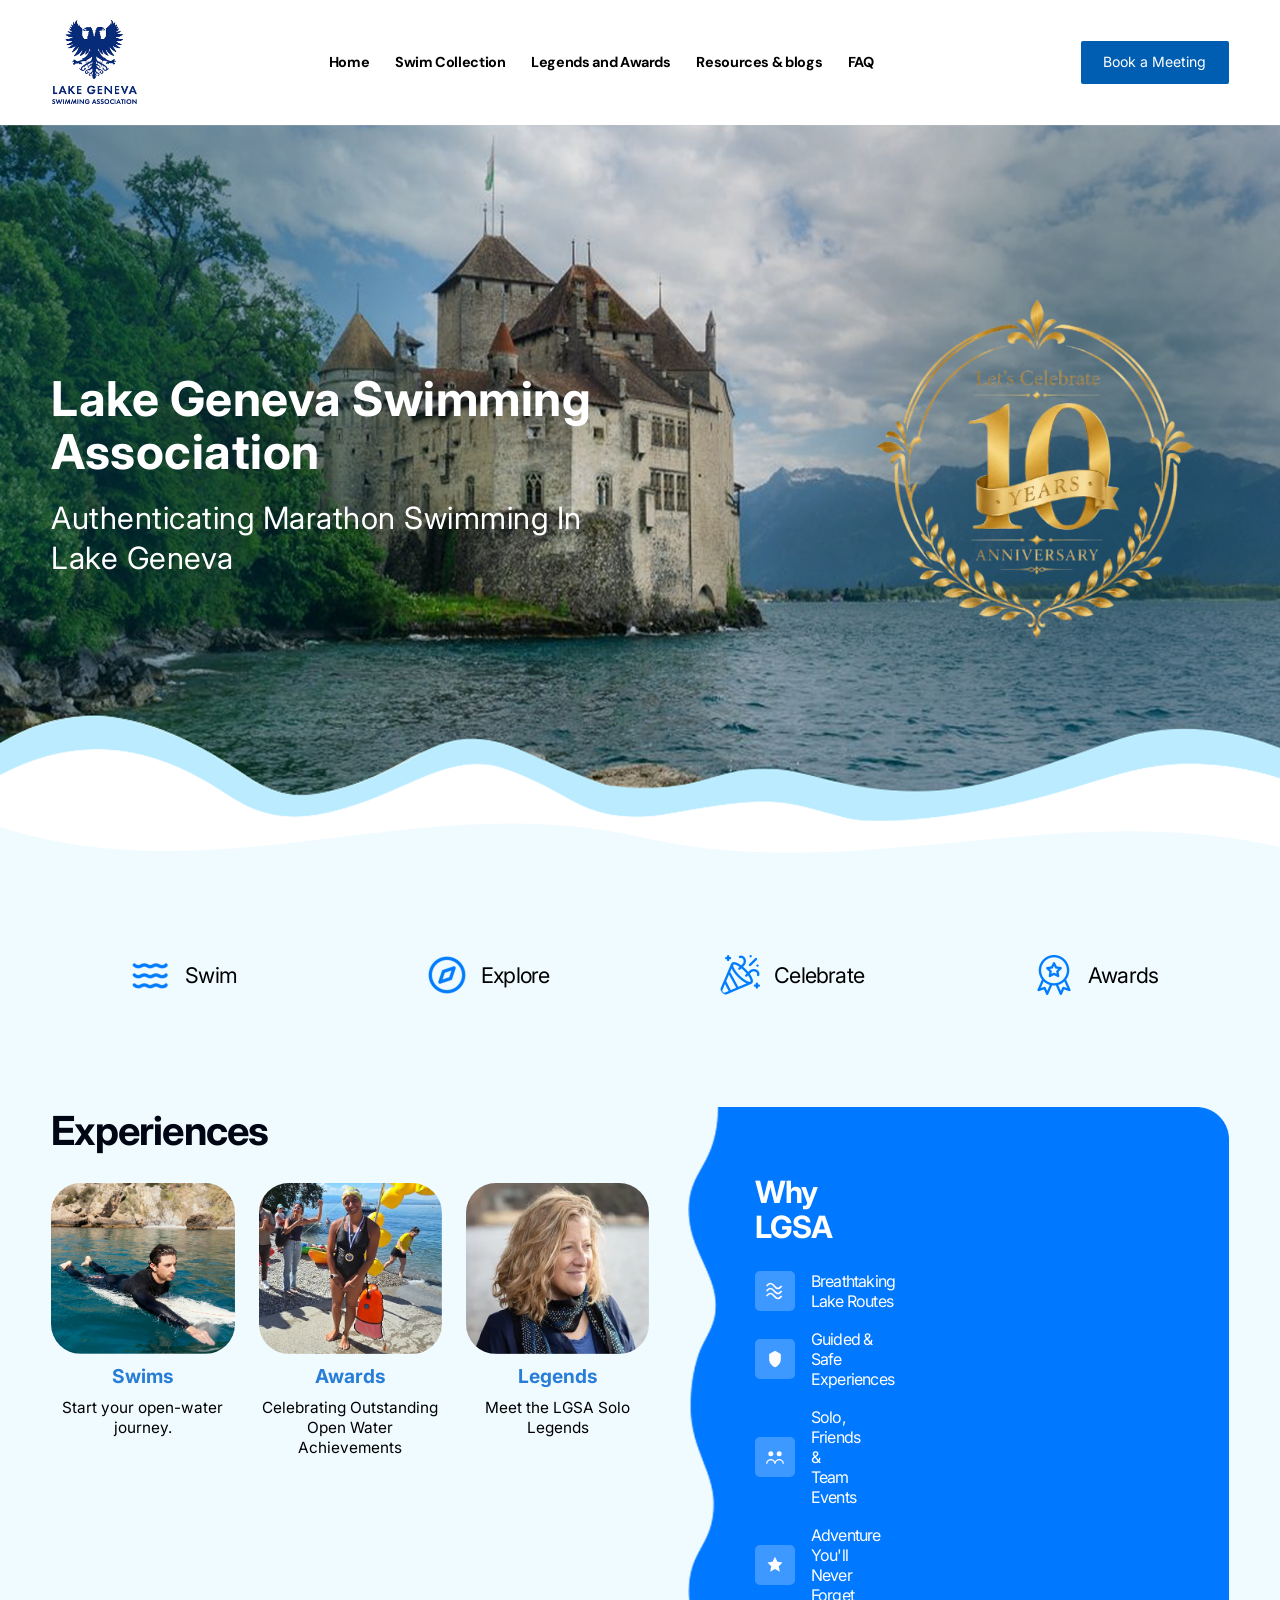
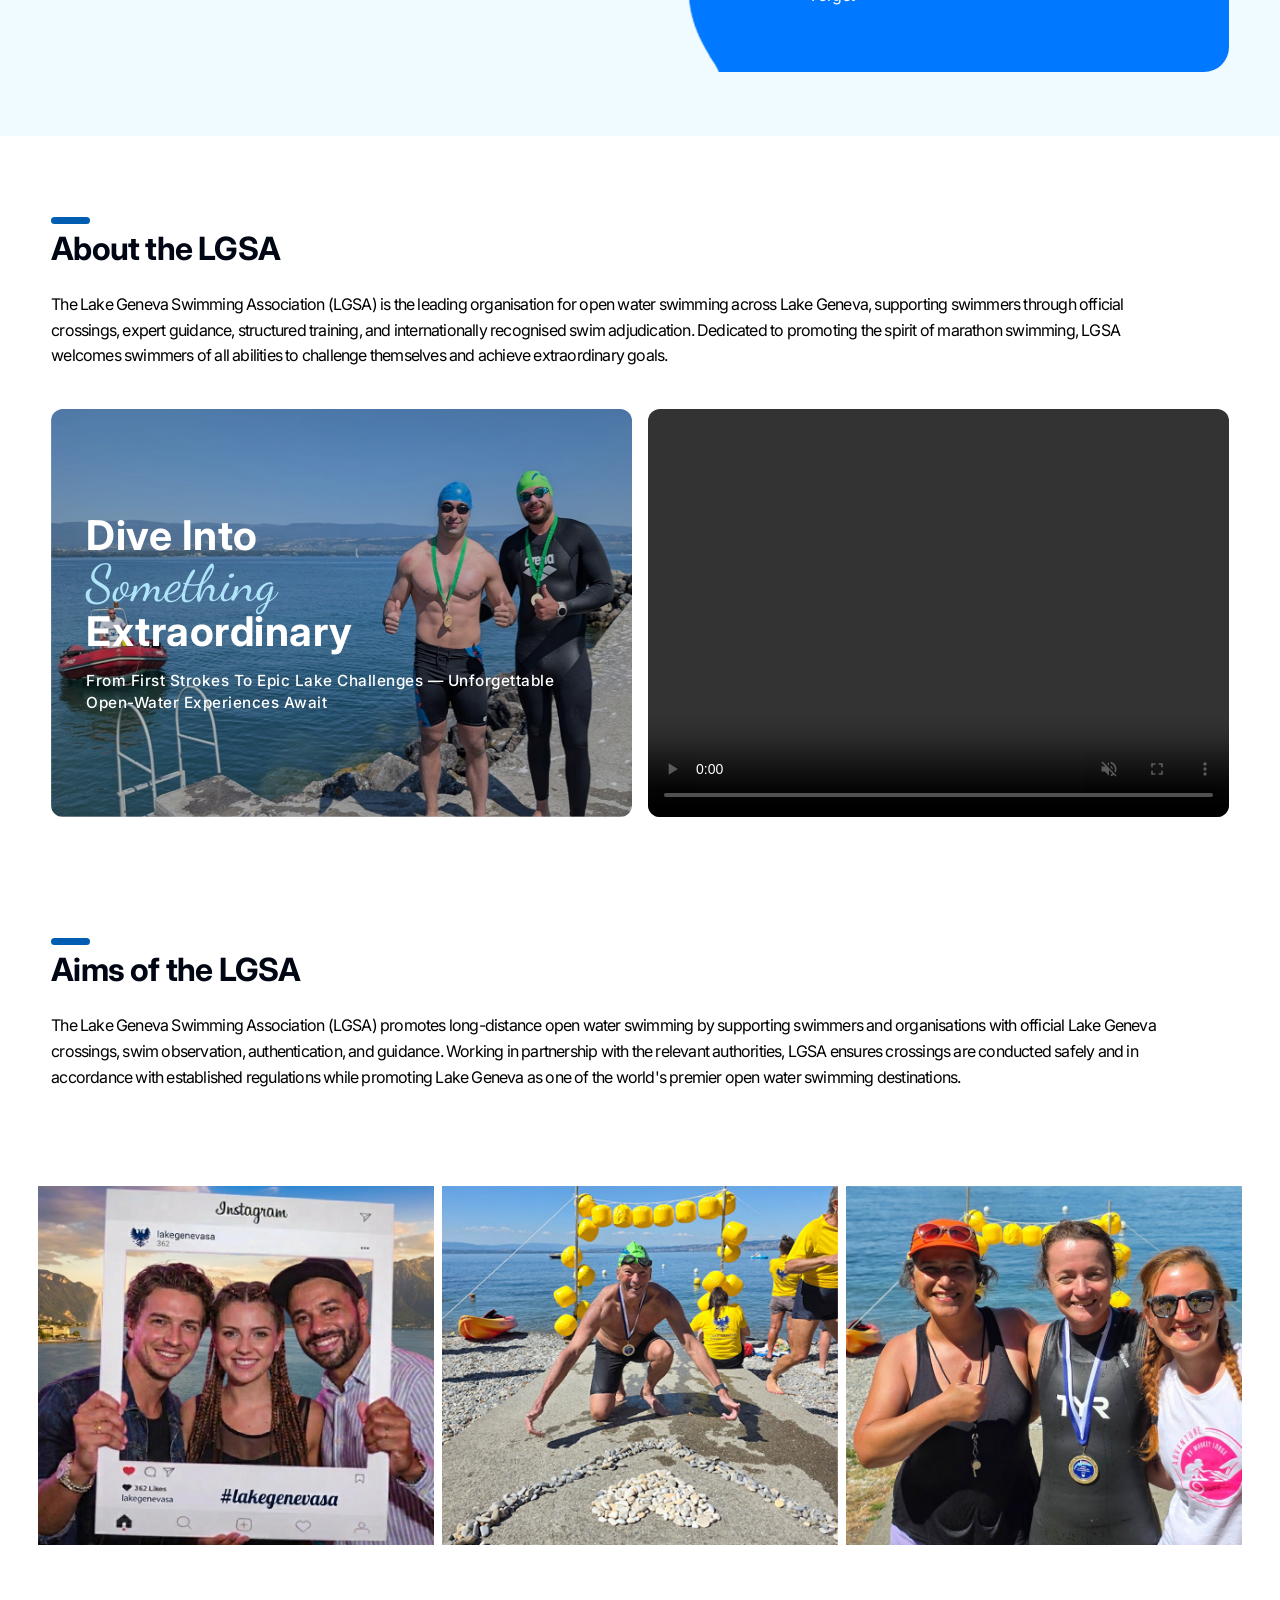
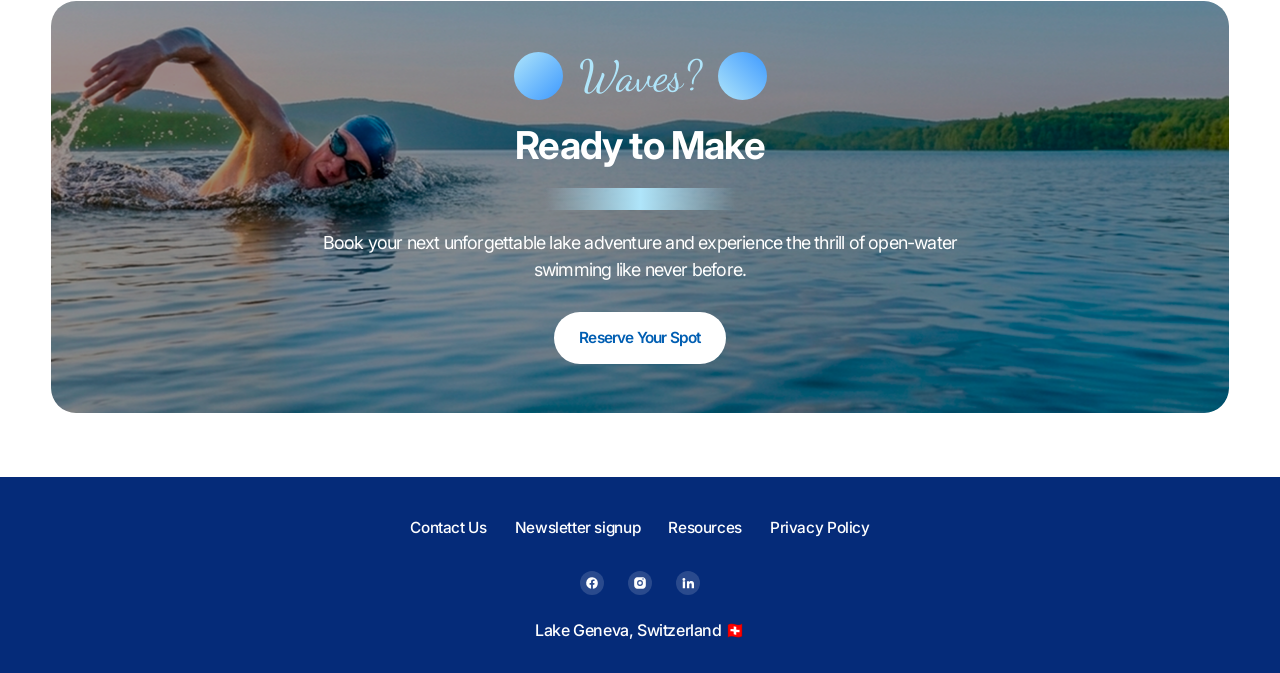
<file: Website/homepage.html>
<!DOCTYPE html>
<html lang="en">
<head>
<meta charset="UTF-8">
<meta name="viewport" content="width=device-width, initial-scale=1.0">
<title>Lake Geneva Swimming Association</title>
<link rel="preconnect" href="https://fonts.googleapis.com">
<link rel="preconnect" href="https://fonts.gstatic.com" crossorigin>
<!-- Font substitution: 'Beau Rivage' is not a Google Font. Replaced with 'Dancing Script' (cursive accent), matching existing LGSA site convention. -->
<link href="https://fonts.googleapis.com/css2?family=Inter:wght@400;500;600;700&family=DM+Sans:wght@400;700&family=Dancing+Script:wght@400;700&display=swap" rel="stylesheet">
<link rel="icon" type="image/x-icon" href="./assets/Favicon.png" />
<style>
  /* ===== CSS Variables ===== */
  :root{
    --color-white:#ffffff;
    --color-black:#000000;
    --color-text-dark:#000613;
    --color-link-blue:#287dd7;
    --color-primary-blue:#005eb2;
    --color-panel-blue:#0078ff;
    --color-icon-blue:#3d99ff;
    --color-light-bg:#f0fbff;
    --color-cursive-blue:#afe5fa;
    --color-footer-navy:#052b79;
    --color-overlay-25:rgba(0,0,0,0.25);
    --color-overlay-40:rgba(0,0,0,0.4);

    --font-body:'Inter', sans-serif;
    --font-nav:'DM Sans', sans-serif;
    --font-cursive:'Dancing Script', cursive;

    --radius-sm:5px;
    --radius-md:25px;
    --radius-lg:30px;
    --radius-pill:50px;

    --container-max:1280px;
  }

  *{margin:0;padding:0;box-sizing:border-box;}
  html{scroll-behavior:smooth;}
  body{
    font-family:var(--font-body);
    color:var(--color-text-dark);
    background:var(--color-white);
    overflow-x:hidden;
  }
  img{max-width:100%;display:block;}
  a{text-decoration:none;color:inherit;}
  ul{list-style:none;}
  button{font-family:inherit;cursor:pointer;border:none;background:none;}
  .container{
    max-width:var(--container-max);
    margin:0 auto;
    padding:0 24px;
  }

  /* ===== Placeholder image utility ===== */
  /* All image placeholders use a blue-toned gradient per project convention.
     Replace background-image with the real asset URL noted in each comment. */
  .placeholder-img{
    background:linear-gradient(135deg,#bcdffb 0%,#7fb9ee 50%,#4a8fd6 100%);
    background-size:cover;
    background-position:center;
  }

  /* ===================================================
     HEADER / NAV
     Source: Rectangle 4 / Rectangle 34, logo "image001 (2)",
     nav links (DM Sans 14px 700), "Book a Meeting" button
  =================================================== */
  .site-header{
    position:sticky;
    top:0;
    z-index:100;
    background:var(--color-white);
    height:100px;
    display:flex;
    align-items:center;
    box-shadow:0 1px 0 rgba(0,0,0,0.04);
  }
  .header-inner{
    width:100%;
    display:flex;
    align-items:center;
    justify-content: center;
    gap:26%;
  }
  .site-logo{
    width:86px;
    height:86px;
    flex-shrink:0; /* guard: prevents logo collapse on mobile flex rows */
  }
  /* Placeholder for: image001 (2).png (LGSA logo) */
  .site-logo{
    /* background:radial-gradient(circle at 35% 30%,#bfe3ff,#005eb2 80%); */
    background-image: url("./assets/LGSA_LOGO.png");
    background-size: 100% 100%;
  }

  .main-nav{
    display:flex;
    align-items:center;
    gap:40px;
  }
  .nav-link{
    font-family:var(--font-nav);
    font-weight:700;
    font-size:14px;
    line-height:140%;
    letter-spacing:-0.025em;
    color:var(--color-black);
    white-space:nowrap;
    transition:color .2s ease;
  }
  .nav-link:hover{color:var(--color-primary-blue);}

  .btn-book{
    background:var(--color-primary-blue);
    color:var(--color-white);
    font-size:12px;
    font-weight:400;
    line-height:18px;
    text-align:center;
    padding:12px 24px;
    border-radius:2px;
    white-space:nowrap;
    transition:background .2s ease;
  }
  .btn-book:hover{background:#00478a;}

  .nav-toggle{
    flex-direction:column;
    gap:5px;
    background:none;
    border:none;
  }
  .nav-toggle span{
    width:26px;
    height:2px;
    background:var(--color-text-dark);
  }

  /* ===================================================
     HERO
     Source: "waves big img.png" full-bleed background,
     heading, subhead, circular photo "image 11"
  =================================================== */
  .hero{
    position:relative;
    min-height:650px;
    display:flex;
    align-items:center;
    padding:60px 0;
    overflow:hidden;
  }
  /* Placeholder for: waves big img.png */
  .hero{
    /* background:linear-gradient(160deg,#003c78 0%,#0064b4 45%,#3d99ff 80%,#afe5fa 100%); */
    background-image: url("./assets/waves_big.png");
    background-size: 100% 100%;
  }
  .hero-inner{
    position:relative;
    z-index:2;
    display:grid;
    grid-template-columns:1.1fr 0.9fr;
    align-items:center;
    gap:40px;
    width:100%;
  }
  .hero-heading{
    font-family:var(--font-body);
    font-weight:700;
    font-size:48px;
    line-height:60px;
    letter-spacing:0.5px;
    text-transform:capitalize;
    color:var(--color-white);
    max-width:546px;
    margin-bottom:32px;
  }
  .hero-copy{
    max-width:580px;
  }
  .hero-subheading{
    font-weight:400;
    font-size:32px;
    line-height:40px;
    letter-spacing:0.5px;
    text-transform:capitalize;
    color:var(--color-white);
    max-width:407px;
  }
  .hero-photo-wrap{
    display:flex;
    justify-content:center;
  }
  .hero-photo{
    width:388px;
    height:395px;
    max-width:100%;
    border-radius:24px;
    /* transform:rotate(-0.97deg); */
    /* box-shadow:0 20px 40px rgba(0,0,0,0.25); */
  }
  /* Placeholder for: image 11 (hero circular/rounded photo) */
  .hero-photo{
    /* background:linear-gradient(135deg,#e7f5ff,#7fb9ee); */
    background-image: url("./assets/10_years.png");
    background-size: 100% 100%;
  }

  /* Wave mask divider between hero and icon strip */
  .wave-divider{
    position:relative;
    width:100%;
    height:120px;
    margin-top:-40px;
    z-index:3;
  }
  .wave-divider svg{width:100%;height:100%;display:block;}

  /* ===================================================
     ICON STRIP
     Source: Rectangle 32 (#F0FBFF band), Swim/Explore/Celebrate/Awards
  =================================================== */
  .icon-strip{
    background:var(--color-light-bg);
    padding:48px 0;
  }
  .icon-strip-inner{
    display:flex;
    flex-wrap:wrap;
    justify-content:center;
    gap:56px;
  }
  .icon-strip-item{
    display:flex;
    align-items:center;
    gap:16px;
  }
  .icon-strip-icon{
    width:40px;
    height:40px;
    border-radius:8px;
    flex-shrink:0;
  }
  /* Placeholders for: (swim).png, confetti.png, medal.png icons */
  .icon-strip-icon.icon-swim{
    /* background:linear-gradient(135deg,#bcdffb,#3d99ff); */
    background-image: url("./assets/sign_01.png");
    background-size: 100% 100%;
  }
  .icon-strip-icon.icon-explore{
    /* background:linear-gradient(135deg,#bcdffb,#0078ff); */
    background-image: url("./assets/sign_02.png");
    background-size: 100% 100%;
  }
  .icon-strip-icon.icon-celebrate{
    /* background:linear-gradient(135deg,#bcdffb,#287dd7); */
    background-image: url("./assets/sign_03.png");
    background-size: 100% 100%;
  }
  .icon-strip-icon.icon-awards{
    /* background:linear-gradient(135deg,#bcdffb,#005eb2); */
    background-image: url("./assets/sign_04.png");
    background-size: 100% 100%;
  }
  .icon-strip-label{
    font-size:22px;
    font-weight:400;
    letter-spacing:-0.8px;
    color:var(--color-black);
  }

  /* ===================================================
     EXPERIENCES SECTION
     Source: Rectangle 7 (#F0FBFF), heading "Experiences",
     3 photo cards, "Why LGSA" blue panel (Group 8)
  =================================================== */
  .experiences{
    background:var(--color-light-bg);
    padding:64px 0;
  }
  .experiences-grid{
    display:grid;
    grid-template-columns:1.05fr 0.75fr;
    gap:40px;
    align-items:start;
  }
  .experiences-heading{
    font-weight:700;
    font-size:40px;
    line-height:48px;
    letter-spacing:-0.8px;
    color:var(--color-text-dark);
    margin-bottom:28px;
  }
  .experience-cards{
    display:grid;
    grid-template-columns:repeat(3,1fr);
    gap:24px;
  }
  .experience-card{
    display:flex;
    flex-direction:column;
    gap:12px;
    text-align:center;
  }
  .experience-card-img{
    width:100%;
    aspect-ratio:233/217;
    border-radius:var(--radius-lg);
  }
  /* Placeholders for: full-shot-young-man-surfboard, image001, image.png (experience thumbnails) */
  .experience-card:nth-child(1) .experience-card-img{
    /* background:linear-gradient(135deg,#a8d8ff,#005eb2); */
    background-image: url("./assets/experience_01.png");
    background-size: 100% 100%;
  }
  .experience-card:nth-child(2) .experience-card-img{
    /* background:linear-gradient(135deg,#ffe9b8,#e0a63c); */
    background-image: url("./assets/experience_02.png");
    background-size: 100% 100%;
  }
  .experience-card:nth-child(3) .experience-card-img{
    /* background:linear-gradient(135deg,#cbb8ff,#6a4fd6); */
    background-image: url("./assets/experience_03.png");
    background-size: 100% 100%;
  }
  .experience-card-title{
    font-weight:700;
    font-size:20px;
    line-height:20px;
    color:var(--color-link-blue);
  }
  .experience-card-desc{
    font-weight:400;
    font-size:16px;
    line-height:20px;
    color:var(--color-black);
  }

  .why-lgsa-panel{
    display:grid;
    grid-template-columns:107px 1fr;
    border-radius:var(--radius-md);
    overflow:hidden;
    min-height:449px;
    background-image: url("assets/blue_back.png");
    background-size: cover;
  }
  .why-lgsa-photo{
    height:100%;
  }
  /* Placeholder for: Screenshot 2026-05-02 204128.png (Why LGSA side photo) */
  .why-lgsa-photo{
    /* background:linear-gradient(160deg,#0a2c5c,#005eb2); */
    /* background-image: url("assets/blue_back.png");
    background-size: cover; */
  }
  .why-lgsa-content{
    /* background:var(--color-panel-blue); */
    padding:36px 32px;
    display:flex;
    flex-direction:column;
    gap:18px;
  }
  .why-lgsa-heading{
    font-weight:700;
    font-size:32px;
    line-height:1.15;
    letter-spacing:-0.8px;
    color:var(--color-white);
    margin-bottom:8px;
  }
  .why-lgsa-item{
    display:flex;
    align-items:center;
    gap:16px;
  }
  .why-lgsa-icon{
    width:40px;
    height:40px;
    border-radius:var(--radius-sm);
    background:var(--color-icon-blue);
    display:flex;
    align-items:center;
    justify-content:center;
    flex-shrink:0;
  }
  .why-lgsa-icon svg{width:20px;height:20px;fill:#fefcff;}
  .why-lgsa-text{
    font-size:16px;
    font-weight:400;
    letter-spacing:-0.8px;
    color:var(--color-white);
  }

  /* ===================================================
     ABOUT / AIMS SECTIONS
     Source: "About the LGSA" / "Aims of the LGSA" headings
     with squiggle accent (k.png) + body paragraph
  =================================================== */
  .info-section{
    padding:72px 0 40px;
  }
  .info-heading-wrap{
    display:inline-flex;
    flex-direction:column;
    gap:6px;
    margin-bottom:24px;
  }
  .info-squiggle{
    width:39px;
    height:7px;
    border-radius:4px;
    background:var(--color-primary-blue);
  }
  .info-heading{
    font-weight:700;
    font-size:40px;
    line-height:48px;
    letter-spacing:-0.8px;
    color:var(--color-text-dark);
  }
  .info-paragraph{
    font-size:16px;
    font-weight:400;
    line-height:20px;
    letter-spacing:-0.8px;
    color:var(--color-black);
    max-width:1123px;
  }

  /* Dual image banner under "About the LGSA" */
  .dual-banner{
    display:grid;
    grid-template-columns:1fr 1fr;
    gap:16px;
    margin-top:40px;
  }
  .dual-banner-panel{
    position:relative;
    height:408px;
    border-radius:12px;
    overflow:hidden;
    display:flex;
    align-items:center;
  }
  /* Placeholder for: La classique medal.jpg */
  .dual-banner-panel.left{
    /* background:linear-gradient(150deg,#0a2c5c,#3d99ff); */
    background-image: url("./assets/about_lgsa_01.png");
    background-size: 100% 100%;
  }
  /* Placeholder for: Screenshot 2026-05-02 204128 (right banner image) */
  .dual-banner-panel.right{
    /* background:linear-gradient(150deg,#1c1c1c,#4a4a4a); */
    /* background-image: url("./assets/about_lgsa_02.png"); */
    /* background-size: 100% 100%; */
    min-height:0;
  }
  .dual-banner-panel.right video{
    width:100%;
    height:100%;
    object-fit:cover;
    display:block;
  }
  .dual-banner-panel.left::before{
    content:"";
    position:absolute;
    inset:0;
    background:var(--color-overlay-25);
  }
  .dual-banner-text{
    position:relative;
    z-index:2;
    padding:0 40px;
    color:var(--color-white);
  }
  .dual-banner-text .line-bold{
    font-weight:700;
    font-size:56px;
    line-height:1.1;
    letter-spacing:0.5px;
    text-transform:capitalize;
  }
  .dual-banner-text .line-cursive{
    font-family:var(--font-cursive);
    font-size:72px;
    color:var(--color-cursive-blue);
    line-height:1;
  }
  .dual-banner-text .line-desc{
    font-weight:500;
    font-size:18px;
    line-height:1.4;
    letter-spacing:0.5px;
    text-transform:capitalize;
    margin-top:16px;
    max-width:420px;
  }

  /* ===================================================
     GALLERY STRIP
     Source: Group 12 — 3 full-height images
  =================================================== */
  .gallery-strip{
    display:grid;
    grid-template-columns:repeat(3,1fr);
    gap:2px;
    margin:56px 0;
  }
  .gallery-item{
    height:397px;
  }
  /* Placeholders for: gallery image, 20250711_GenevaClassique_0048/0062 */
  .gallery-item:nth-child(1){
    /* background:linear-gradient(160deg,#cfe9ff,#5aa6ec); */
    background-image: url("./assets/aims_lgsa_01.png");
    background-size: 100% 100%;
  }
  .gallery-item:nth-child(2){
    /* background:linear-gradient(160deg,#b6d8ff,#2c74c9); */
    background-image: url("./assets/aims_lgsa_02.png");
    background-size: 100% 100%;
  }
  .gallery-item:nth-child(3){
    /* background:linear-gradient(160deg,#9fc9ff,#1c56a3); */
    background-image: url("./assets/aims_lgsa_03.png");
    background-size: 100% 100%;
  }

  /* ===================================================
     CTA BANNER
     Source: Group 7, "Ready to Make Waves?" heading,
     description, "Reserve Your Spot" button
  =================================================== */
  .cta-banner{
    margin:0 24px 64px;
    border-radius:var(--radius-md);
    position:relative;
    overflow:hidden;
    min-height:412px;
    display:flex;
    align-items:center;
    justify-content:center;
    text-align:center;
    padding:48px 24px;
  }
  /* Placeholder for: Untitled-2.png (CTA background image) */
  .cta-banner{
    /* background:linear-gradient(150deg,#0a2c5c,#3d99ff); */
    background-image: url("./assets/bottom.png");
    background-size: 100% 100%;
    }
  .cta-banner::before{
    content:"";
    position:absolute;
    inset:0;
    background:var(--color-overlay-40);
  }
  .cta-content{
    position:relative;
    z-index:2;
    max-width:640px;
    display:flex;
    flex-direction:column;
    align-items:center;
    gap:20px;
  }
  .cta-waves-row{
    display:flex;
    align-items:center;
    gap:16px;
  }
  .cta-wave-icon{
    width:49px;
    height:48px;
  }
  /* Placeholder for: image 7 / image 8 (decorative wave icons) */
  .cta-wave-icon.left{background:linear-gradient(135deg,#afe5fa,#3d99ff);border-radius:50%;}
  .cta-wave-icon.right{background:linear-gradient(135deg,#3d99ff,#afe5fa);border-radius:50%;transform:scaleX(-1);}
  .cta-cursive{
    font-family:var(--font-cursive);
    font-size:64px;
    color:var(--color-cursive-blue);
  }
  .cta-heading{
    font-weight:700;
    font-size:40px;
    line-height:48px;
    letter-spacing:-0.8px;
    color:var(--color-white);
  }
  /* Placeholder for: image 5.png (decorative rule/rating graphic) */
  .cta-divider{
    width:191px;
    height:22px;
    background:linear-gradient(90deg,transparent,#afe5fa,transparent);
  }
  .cta-desc{
    font-weight:400;
    font-size:20px;
    line-height:28px;
    letter-spacing:-0.8px;
    color:var(--color-white);
  }
  .btn-reserve{
    margin-top:8px;
    background:var(--color-white);
    color:var(--color-primary-blue);
    font-weight:600;
    font-size:18px;
    line-height:30px;
    letter-spacing:-0.8px;
    padding:10px 36px;
    border-radius:var(--radius-pill);
    transition:transform .2s ease, box-shadow .2s ease;
  }
  .btn-reserve:hover{
    transform:translateY(-2px);
    box-shadow:0 8px 20px rgba(0,0,0,0.2);
  }

  /* ===================================================
     FOOTER
     Source: Rectangle 151 (#052B79), footer links,
     social icons, location
  =================================================== */
  .site-footer{
    background:var(--color-footer-navy);
    padding:40px 0 32px;
  }
  .footer-links{
    display:flex;
    flex-wrap:wrap;
    justify-content:center;
    gap:40px;
    margin-bottom:32px;
  }
  .footer-link{
    font-weight:500;
    font-size:16px;
    line-height:140%;
    letter-spacing:-0.025em;
    color:var(--color-white);
    transition:opacity .2s ease;
  }
  .footer-link:hover{opacity:0.75;}
  .footer-socials{
    display:flex;
    justify-content:center;
    gap:24px;
    margin-bottom:24px;
  }
  .footer-social-icon{
    width:24px;
    height:24px;
    border-radius:50%;
    background:rgba(255,255,255,0.15);
    display:flex;
    align-items:center;
    justify-content:center;
  }
  .footer-social-icon svg{width:14px;height:14px;fill:var(--color-white);}
  .footer-location{
    text-align:center;
    font-weight:500;
    font-size:16px;
    line-height:140%;
    letter-spacing:-0.025em;
    color:var(--color-white);
  }

  /* ===================================================
     RESPONSIVE LAYOUT
     Desktop stays multi-column, while tablet and mobile stack vertically
  =================================================== */
  .container{
    width:min(100%, var(--container-max));
    padding:0 4%;
  }

  .site-header{
    height:auto;
    padding:1.2rem 0;
  }
  .header-inner{
    justify-content:space-between;
    gap:1.25rem;
    flex-wrap:wrap;
  }
  .site-logo{
    width:clamp(3.5rem, 7vw, 5.4rem);
    height:clamp(3.5rem, 7vw, 5.4rem);
  }
  .main-nav{
    display:flex;
    flex-wrap:wrap;
    gap:clamp(0.8rem, 2vw, 1.8rem);
    margin-right:1rem;
  }
  .nav-link{
    font-size:clamp(0.8rem, 1.2vw, 0.9rem);
    padding:0.3rem 0;
  }
  .btn-book{
    padding:0.8rem 1.4rem;
    font-size:clamp(0.75rem, 1.1vw, 0.9rem);
  }
  .nav-toggle{
    display:flex;
    opacity:0;
    pointer-events:none;
    position:absolute;
    right:4%;
    top:50%;
    transform:translateY(-50%);
  }

  .hero{
    min-height:78vh;
    padding:5% 0;
  }
  .hero-inner{
    grid-template-columns:1.05fr 0.95fr;
    gap:clamp(1.5rem, 4vw, 2.5rem);
    align-items:center;
  }
  .hero-heading{
    font-size:clamp(2rem, 4vw, 3rem);
    line-height:1.1;
    margin-bottom:1.2rem;
  }
  .hero-subheading{
    font-size:clamp(1.2rem, 2.4vw, 2rem);
    line-height:1.3;
    max-width:100%;
  }
  .hero-photo{
    width:min(100%, 24rem);
    height:auto;
    aspect-ratio:1 / 1;
    border-radius:1.5rem;
    object-fit:cover;
  }
  .hero-photo-wrap{justify-content:flex-end;}

  .wave-divider{
    height:clamp(4.5rem, 10vw, 7.5rem);
    margin-top:-2.5rem;
  }
  .icon-strip{padding:3rem 0;}
  .icon-strip-inner{gap:clamp(1.2rem, 3vw, 3.5rem);}
  .icon-strip-item{gap:0.9rem; flex:1 1 12rem; justify-content:center;}
  .icon-strip-label{font-size:clamp(1rem, 2vw, 1.35rem);}

  .experiences{padding:4rem 0;}
  .experiences-grid{display:grid; grid-template-columns:1.05fr 0.95fr; gap:clamp(1.5rem, 3vw, 2.5rem);}
  .experience-cards{display:grid; grid-template-columns:repeat(auto-fit, minmax(220px, 1fr 1fr)); gap:clamp(1rem, 2vw, 1.5rem);}
  .experience-card-title{font-size:clamp(1rem, 1.5vw, 1.25rem);}
  .experience-card-desc{font-size:clamp(0.9rem, 1.2vw, 1rem);}
  .why-lgsa-panel{display:grid; grid-template-columns:minmax(0, 90px) 1fr; min-height:auto;}
  .why-lgsa-content{padding:clamp(4.2rem, 2.5vw, 2rem);}
  .why-lgsa-heading{font-size:clamp(1.4rem, 2.4vw, 2rem);}
  .why-lgsa-text{font-size:clamp(0.9rem, 1.3vw, 1rem);}

  .info-section{padding:4.5rem 0 2.5rem;}
  .info-heading{font-size:clamp(1.75rem, 2.5vw, 2.5rem); line-height:1.2;}
  .info-paragraph{font-size:clamp(0.95rem, 1.3vw, 1rem); line-height:1.6;}
  .dual-banner{display:grid; grid-template-columns:1fr 1fr; gap:1rem; margin-top:2.5rem;}
  .dual-banner-panel{height:clamp(16rem, 32vw, 25.5rem);}
  .dual-banner-text{padding:0 6%;}
  .dual-banner-text .line-bold{font-size:clamp(1.8rem, 3.2vw, 3.5rem);}
  .dual-banner-text .line-cursive{font-size:clamp(2.2rem, 4vw, 4.5rem);}
  .dual-banner-text .line-desc{font-size:clamp(0.95rem, 1.2vw, 1.1rem); max-width:100%;}

  .gallery-strip{display:grid; grid-template-columns:repeat(3, minmax(0, 1fr)); gap:0.55rem; margin:3.5rem 3%;}
  .gallery-item{height:clamp(14rem, 28vw, 24.8rem);}
  .cta-banner{margin:0 4% 4rem; min-height:clamp(18rem, 35vw, 25.8rem); padding:3rem 1.5rem;}
  .cta-heading{font-size:clamp(1.8rem, 3vw, 2.5rem); line-height:1.2;}
  .cta-cursive{font-size:clamp(2.2rem, 3.4vw, 4rem);}
  .cta-desc{font-size:clamp(0.95rem, 1.4vw, 1.25rem); line-height:1.5;}
  .btn-reserve{padding:0.7rem 1.6rem; font-size:clamp(0.95rem, 1.2vw, 1.125rem);}
  .site-footer{padding:2.5rem 0 2rem;}
  .footer-links{display:flex; flex-wrap:wrap; justify-content:center; gap:clamp(1rem, 2.2vw, 2.5rem);}
  .footer-link{font-size:clamp(0.9rem, 1.2vw, 1rem);}

  @media (max-width: 1100px){
    .hero-inner{grid-template-columns:1fr; gap:2rem;}
    .hero-copy{max-width:680px; margin:0 auto; text-align:center;}
    .hero-heading, .hero-subheading{margin-left:auto; margin-right:auto;}
    .hero-photo-wrap{justify-content:center;}
    .hero-photo{width: min(100%, 15rem);}
    .experiences-grid{grid-template-columns:1fr 1fr;}
    .why-lgsa-panel{grid-template-columns:1fr 1fr;}
    .why-lgsa-photo{height:180px;}
    .dual-banner{grid-template-columns:1fr 1fr;}
    .gallery-strip{grid-template-columns:repeat(3, 1fr);}
    .info-paragraph{max-width:100%;}
  }

  @media (max-width: 900px){
    .container{padding:0 5%;}
    .site-header{padding:0.95rem 0;}
    .header-inner{justify-content:space-between; align-items:center;}
    .main-nav{
      position:fixed;
      top:clamp(4.5rem, 8vw, 6rem);
      left:0;
      right:0;
      display:flex;
      flex-direction:column;
      align-items:flex-start;
      gap:0;
      padding:0 5%;
      max-height:0;
      overflow:hidden;
      transition:max-height 0.3s ease;
      box-shadow:0 0.5rem 1rem rgba(0,0,0,0.06);
      z-index:120;
      width:100%;
      background:var(--color-white);
    }
    .main-nav.open{max-height:22rem; padding:1rem 5% 1.25rem;}
    .nav-link{width:100%; padding:0.75rem 0; border-bottom:1px solid rgba(0,0,0,0.08);}
    .nav-toggle{opacity:1; pointer-events:auto; position:relative; top:auto; right:auto; transform:none;}
    .hero{padding:2.5rem 0 3rem; min-height:auto;}
    .hero-heading{font-size:clamp(1.8rem, 5vw, 2.5rem);}
    .hero-subheading{font-size:clamp(1rem, 3vw, 1.4rem);}
    .icon-strip-inner{flex-wrap: nowrap;flex-direction:row; align-items:center; gap:1rem;}
    .icon-strip-item{width:100%; justify-content:center; flex-basis:100%;}
    .experience-cards{grid-template-columns:1fr 1fr;}
    .why-lgsa-content{padding:1.5rem;}
    .dual-banner-panel{height:18rem;}
    .dual-banner-text{padding:1.5rem;}
    .gallery-strip{grid-template-columns:1fr 1fr 1fr;}
    .cta-banner{margin:0 5% 3rem; padding:2rem 1rem;}
    .footer-links{flex-direction:column; align-items:center; gap:0.95rem;}
  }

  @media (max-width: 640px){
    .icon-strip-inner{flex-wrap:wrap; flex-direction:column;}
    .site-logo{width:3.2rem; height:3.2rem;}
    .btn-book{display:none;}
    .gallery-strip{grid-template-columns:1fr 1fr;}
    .hero-heading{font-size:clamp(1.6rem, 7vw, 2.2rem);}
    .hero-subheading{font-size:clamp(0.95rem, 4vw, 1.2rem);}
    .experiences-heading, .info-heading, .cta-heading{font-size:clamp(1.55rem, 6vw, 2.1rem);}
    .why-lgsa-heading{font-size:clamp(1.35rem, 5vw, 1.8rem);}
    .dual-banner-text .line-bold{font-size:clamp(1.6rem, 6vw, 2.2rem);}
    .dual-banner-text .line-cursive{font-size:clamp(2rem, 7vw, 2.8rem);}
    .cta-cursive{font-size:clamp(2rem, 7vw, 3rem);}
    .cta-desc{font-size:0.95rem;}
    .cta-waves-row{flex-wrap:wrap; justify-content:center;}
    .dual-banner-panel{height:auto;}
    .footer-location{font-size:0.95rem;}
    .footer-socials{gap:1rem;}
  }
  @media (max-width: 450px){
    .gallery-strip{grid-template-columns: 1fr;}
    .dual-banner {
      grid-template-columns: 1fr;
    }
    .experiences-grid {
        grid-template-columns: 1fr;
    }
    .experience-cards {
      grid-template-columns: 1fr;
    }
    .hero-photo {
        width: min(100%, 12rem);
    }
    .hero-heading {
        font-size: clamp(1.6rem, 7vw, 1.2rem);
    }
    .hero-subheading {
        font-size: clamp(0.95rem, 4vw, 1rem);
    }
  }
</style>
</head>
<body>

<!-- ===== HEADER ===== -->
<header class="site-header">
  <div class="container header-inner">
    <a href="#top" class="site-logo" aria-label="LGSA Home"></a>
    <!-- Placeholder for: image001 (2).png (LGSA logo) -->

    <nav class="main-nav" id="mainNav">
      <a href="#top" class="nav-link">Home</a>
      <a href="#experiences" class="nav-link">Swim Collection</a>
      <a href="#gallery" class="nav-link">Legends and Awards</a>
      <a href="#about" class="nav-link">Resources &amp; blogs</a>
      <a href="#footer" class="nav-link">FAQ</a>
    </nav>

    <button class="btn-book" type="button">Book a Meeting</button>

    <button class="nav-toggle" id="navToggle" aria-label="Toggle navigation" aria-expanded="false">
      <span></span><span></span><span></span>
    </button>
  </div>
</header>

<!-- ===== HERO ===== -->
<section class="hero" id="top">
  <div class="container hero-inner">
    <div class="hero-copy">
      <h1 class="hero-heading">Lake Geneva Swimming Association</h1>
      <p class="hero-subheading">Authenticating marathon swimming in Lake Geneva</p>
    </div>
    <div class="hero-photo-wrap">
      <div class="hero-photo" role="img" aria-label="LGSA open water swimmer"></div>
      <!-- Placeholder for: image 11 (hero circular/rounded photo) -->
    </div>
  </div>
</section>

<!-- Wave divider between hero and icon strip -->
<div class="wave-divider" aria-hidden="true">
  <svg viewBox="0 0 1280 120" preserveAspectRatio="none">
    <path d="M0,40 C 220,110 420,0 640,50 C 860,100 1060,10 1280,60 L1280,120 L0,120 Z" fill="#f0fbff"></path>
  </svg>
</div>

<!-- ===== ICON STRIP ===== -->
<section class="icon-strip">
  <div class="container icon-strip-inner">
    <div class="icon-strip-item">
      <span class="icon-strip-icon icon-swim"></span>
      <!-- Placeholder for: (swim) icon.png -->
      <span class="icon-strip-label">Swim</span>
    </div>
    <div class="icon-strip-item">
      <span class="icon-strip-icon icon-explore"></span>
      <span class="icon-strip-label">Explore</span>
    </div>
    <div class="icon-strip-item">
      <span class="icon-strip-icon icon-celebrate"></span>
      <!-- Placeholder for: confetti.png -->
      <span class="icon-strip-label">Celebrate</span>
    </div>
    <div class="icon-strip-item">
      <span class="icon-strip-icon icon-awards"></span>
      <!-- Placeholder for: medal.png -->
      <span class="icon-strip-label">Awards</span>
    </div>
  </div>
</section>

<!-- ===== EXPERIENCES ===== -->
<section class="experiences" id="experiences">
  <div class="container experiences-grid">
    <div>
      <h2 class="experiences-heading">Experiences</h2>
      <div class="experience-cards">
        <article class="experience-card">
          <div class="experience-card-img"></div>
          <!-- Placeholder for: full-shot-young-man-surfboard -->
          <h3 class="experience-card-title">Swims</h3>
          <p class="experience-card-desc">Start your open-water journey.</p>
        </article>
        <article class="experience-card">
          <div class="experience-card-img"></div>
          <!-- Placeholder for: image001 -->
          <h3 class="experience-card-title">Awards</h3>
          <p class="experience-card-desc">Celebrating Outstanding Open Water Achievements</p>
        </article>
        <article class="experience-card">
          <div class="experience-card-img"></div>
          <!-- Placeholder for: image.png -->
          <h3 class="experience-card-title">Legends</h3>
          <p class="experience-card-desc">Meet the LGSA Solo Legends</p>
        </article>
      </div>
    </div>

    <div class="why-lgsa-panel">
      <!-- <div class="why-lgsa-photo"></div> -->
      <!-- Placeholder for: Screenshot 2026-05-02 204128.png -->
      <div class="why-lgsa-content">
        <h3 class="why-lgsa-heading">Why LGSA</h3>

        <div class="why-lgsa-item">
          <span class="why-lgsa-icon">
            <svg viewBox="0 0 24 24"><path d="M2 12c3-4 6-4 9 0s6 4 9 0M2 6c3-4 6-4 9 0s6 4 9 0M2 18c3-4 6-4 9 0s6 4 9 0" stroke="#fefcff" stroke-width="2" fill="none"/></svg>
          </span>
          <span class="why-lgsa-text">Breathtaking Lake Routes</span>
        </div>
        <div class="why-lgsa-item">
          <span class="why-lgsa-icon">
            <svg viewBox="0 0 24 24"><path d="M12 2l7 4v6c0 5-3 8-7 10-4-2-7-5-7-10V6l7-4z" fill="#fefcff"/></svg>
          </span>
          <span class="why-lgsa-text">Guided &amp; Safe Experiences</span>
        </div>
        <div class="why-lgsa-item">
          <span class="why-lgsa-icon">
            <svg viewBox="0 0 24 24"><circle cx="7" cy="8" r="3" fill="#fefcff"/><circle cx="17" cy="8" r="3" fill="#fefcff"/><path d="M2 20c0-3 3-5 5-5s5 2 5 5M12 20c0-3 3-5 5-5s5 2 5 5" stroke="#fefcff" stroke-width="1.5" fill="none"/></svg>
          </span>
          <span class="why-lgsa-text">Solo, Friends &amp; Team Events</span>
        </div>
        <div class="why-lgsa-item">
          <span class="why-lgsa-icon">
            <svg viewBox="0 0 24 24"><path d="M12 2l2.9 6.1L21 9l-4.5 4.4L17.8 20 12 16.8 6.2 20l1.3-6.6L3 9l6.1-0.9L12 2z" fill="#fefcff"/></svg>
          </span>
          <span class="why-lgsa-text">Adventure You'll Never Forget</span>
        </div>
      </div>
    </div>
  </div>
</section>

<!-- ===== ABOUT THE LGSA ===== -->
<section class="info-section" id="about">
  <div class="container">
    <div class="info-heading-wrap">
      <span class="info-squiggle" aria-hidden="true"></span>
      <h2 class="info-heading">About the LGSA</h2>
    </div>
    <p class="info-paragraph">The Lake Geneva Swimming Association (LGSA) is the leading organisation for open water swimming across Lake Geneva, supporting swimmers through official crossings, expert guidance, structured training, and internationally recognised swim adjudication. Dedicated to promoting the spirit of marathon swimming, LGSA welcomes swimmers of all abilities to challenge themselves and achieve extraordinary goals.</p>

    <div class="dual-banner">
      <div class="dual-banner-panel left">
        <!-- Placeholder for: La classique medal.jpg -->
        <div class="dual-banner-text">
          <div class="line-bold">Dive into</div>
          <div class="line-cursive">Something</div>
          <div class="line-bold">Extraordinary</div>
          <p class="line-desc">From first strokes to epic lake challenges — unforgettable open-water experiences await</p>
        </div>
      </div>
      <div class="dual-banner-panel right">
        <video controls width="100%;" autoplay loop muted playsinline>
          <source src="./assets/DJI_0004.mp4" type="video/mp4">
          Your browser does not support video.
        </video>
        <!-- Placeholder for: Screenshot 2026-05-02 204128 (right banner image) -->
      </div>
    </div>
  </div>
</section>

<!-- ===== AIMS OF THE LGSA ===== -->
<section class="info-section">
  <div class="container">
    <div class="info-heading-wrap">
      <span class="info-squiggle" aria-hidden="true"></span>
      <h2 class="info-heading">Aims of the LGSA</h2>
    </div>
    <p class="info-paragraph">The Lake Geneva Swimming Association (LGSA) promotes long-distance open water swimming by supporting swimmers and organisations with official Lake Geneva crossings, swim observation, authentication, and guidance. Working in partnership with the relevant authorities, LGSA ensures crossings are conducted safely and in accordance with established regulations while promoting Lake Geneva as one of the world's premier open water swimming destinations.</p>
  </div>
</section>

<!-- ===== GALLERY STRIP ===== -->
<section class="gallery-strip" id="gallery" aria-label="LGSA event gallery">
  <div class="gallery-item"></div>
  <!-- Placeholder for: gallery image (Geneva Classique) -->
  <div class="gallery-item"></div>
  <!-- Placeholder for: 20250711_GenevaClassique_0062.jpg -->
  <div class="gallery-item"></div>
  <!-- Placeholder for: 20250711_GenevaClassique_0048.jpg -->
</section>

<!-- ===== CTA BANNER ===== -->
<section class="cta-banner">
  <!-- Placeholder for: Untitled-2.png (CTA background image) -->
  <div class="cta-content">
    <div class="cta-waves-row">
      <span class="cta-wave-icon left" aria-hidden="true"></span>
      <span class="cta-cursive">Waves?</span>
      <span class="cta-wave-icon right" aria-hidden="true"></span>
    </div>
    <h2 class="cta-heading">Ready to Make</h2>
    <div class="cta-divider" aria-hidden="true"></div>
    <!-- Placeholder for: image 5.png (decorative divider graphic) -->
    <p class="cta-desc">Book your next unforgettable lake adventure and experience the thrill of open-water swimming like never before.</p>
    <button class="btn-reserve" type="button">Reserve Your Spot</button>
  </div>
</section>

<!-- ===== FOOTER ===== -->
<footer class="site-footer" id="footer">
  <div class="container">
    <nav class="footer-links">
      <a href="#" class="footer-link">Contact Us</a>
      <a href="#" class="footer-link">Newsletter signup</a>
      <a href="#" class="footer-link">Resources</a>
      <a href="#" class="footer-link">Privacy Policy</a>
    </nav>
    <div class="footer-socials">
      <a href="#" class="footer-social-icon" aria-label="Facebook">
        <svg viewBox="0 0 24 24"><path d="M22 12a10 10 0 1 0-11.6 9.9v-7H7.9V12h2.5V9.8c0-2.5 1.5-3.9 3.8-3.9 1.1 0 2.2.2 2.2.2v2.5h-1.3c-1.2 0-1.6.8-1.6 1.6V12h2.8l-.4 2.9h-2.4v7A10 10 0 0 0 22 12z"/></svg>
      </a>
      <a href="#" class="footer-social-icon" aria-label="Instagram">
        <svg viewBox="0 0 24 24"><path d="M12 2c-2.7 0-3.1 0-4.1.1-1.1 0-1.8.2-2.4.5-.7.3-1.2.6-1.8 1.2C3.1 4.4 2.8 5 2.5 5.6c-.3.6-.5 1.3-.5 2.4C2 9 2 9.3 2 12s0 3.1.1 4.1c0 1.1.2 1.8.5 2.4.3.7.6 1.2 1.2 1.8.6.6 1.1.9 1.8 1.2.6.3 1.3.5 2.4.5C9 22 9.3 22 12 22s3.1 0 4.1-.1c1.1 0 1.8-.2 2.4-.5.7-.3 1.2-.6 1.8-1.2.6-.6.9-1.1 1.2-1.8.3-.6.5-1.3.5-2.4 0-.9 0-1.3 0-4s0-3.1-.1-4.1c0-1.1-.2-1.8-.5-2.4-.3-.7-.6-1.2-1.2-1.8-.6-.6-1.1-.9-1.8-1.2-.6-.3-1.3-.5-2.4-.5C15 2 14.7 2 12 2zm0 5a5 5 0 1 1 0 10 5 5 0 0 1 0-10zm0 2a3 3 0 1 0 0 6 3 3 0 0 0 0-6zm5.2-2.6a1.2 1.2 0 1 1 0-2.4 1.2 1.2 0 0 1 0 2.4z"/></svg>
      </a>
      <a href="#" class="footer-social-icon" aria-label="LinkedIn">
        <svg viewBox="0 0 24 24"><path d="M4.98 3.5a2.5 2.5 0 1 1 0 5 2.5 2.5 0 0 1 0-5zM3 9h4v12H3V9zm7 0h3.8v1.7h.1c.5-1 1.8-2 3.7-2 4 0 4.7 2.6 4.7 6V21h-4v-5.6c0-1.3 0-3-1.9-3s-2.2 1.4-2.2 2.9V21h-4V9z"/></svg>
      </a>
    </div>
    <p class="footer-location">Lake Geneva, Switzerland 🇨🇭</p>
  </div>
</footer>

<!-- ===== JAVASCRIPT ===== -->
<script>
  // Mobile nav toggle
  (function(){
    var toggle = document.getElementById('navToggle');
    var nav = document.getElementById('mainNav');

    toggle.addEventListener('click', function(){
      var isOpen = nav.classList.toggle('open');
      toggle.setAttribute('aria-expanded', isOpen ? 'true' : 'false');
    });

    // Close mobile nav after clicking a link
    nav.querySelectorAll('.nav-link').forEach(function(link){
      link.addEventListener('click', function(){
        nav.classList.remove('open');
        toggle.setAttribute('aria-expanded', 'false');
      });
    });
  })();
</script>

</body>
</html>
</file>
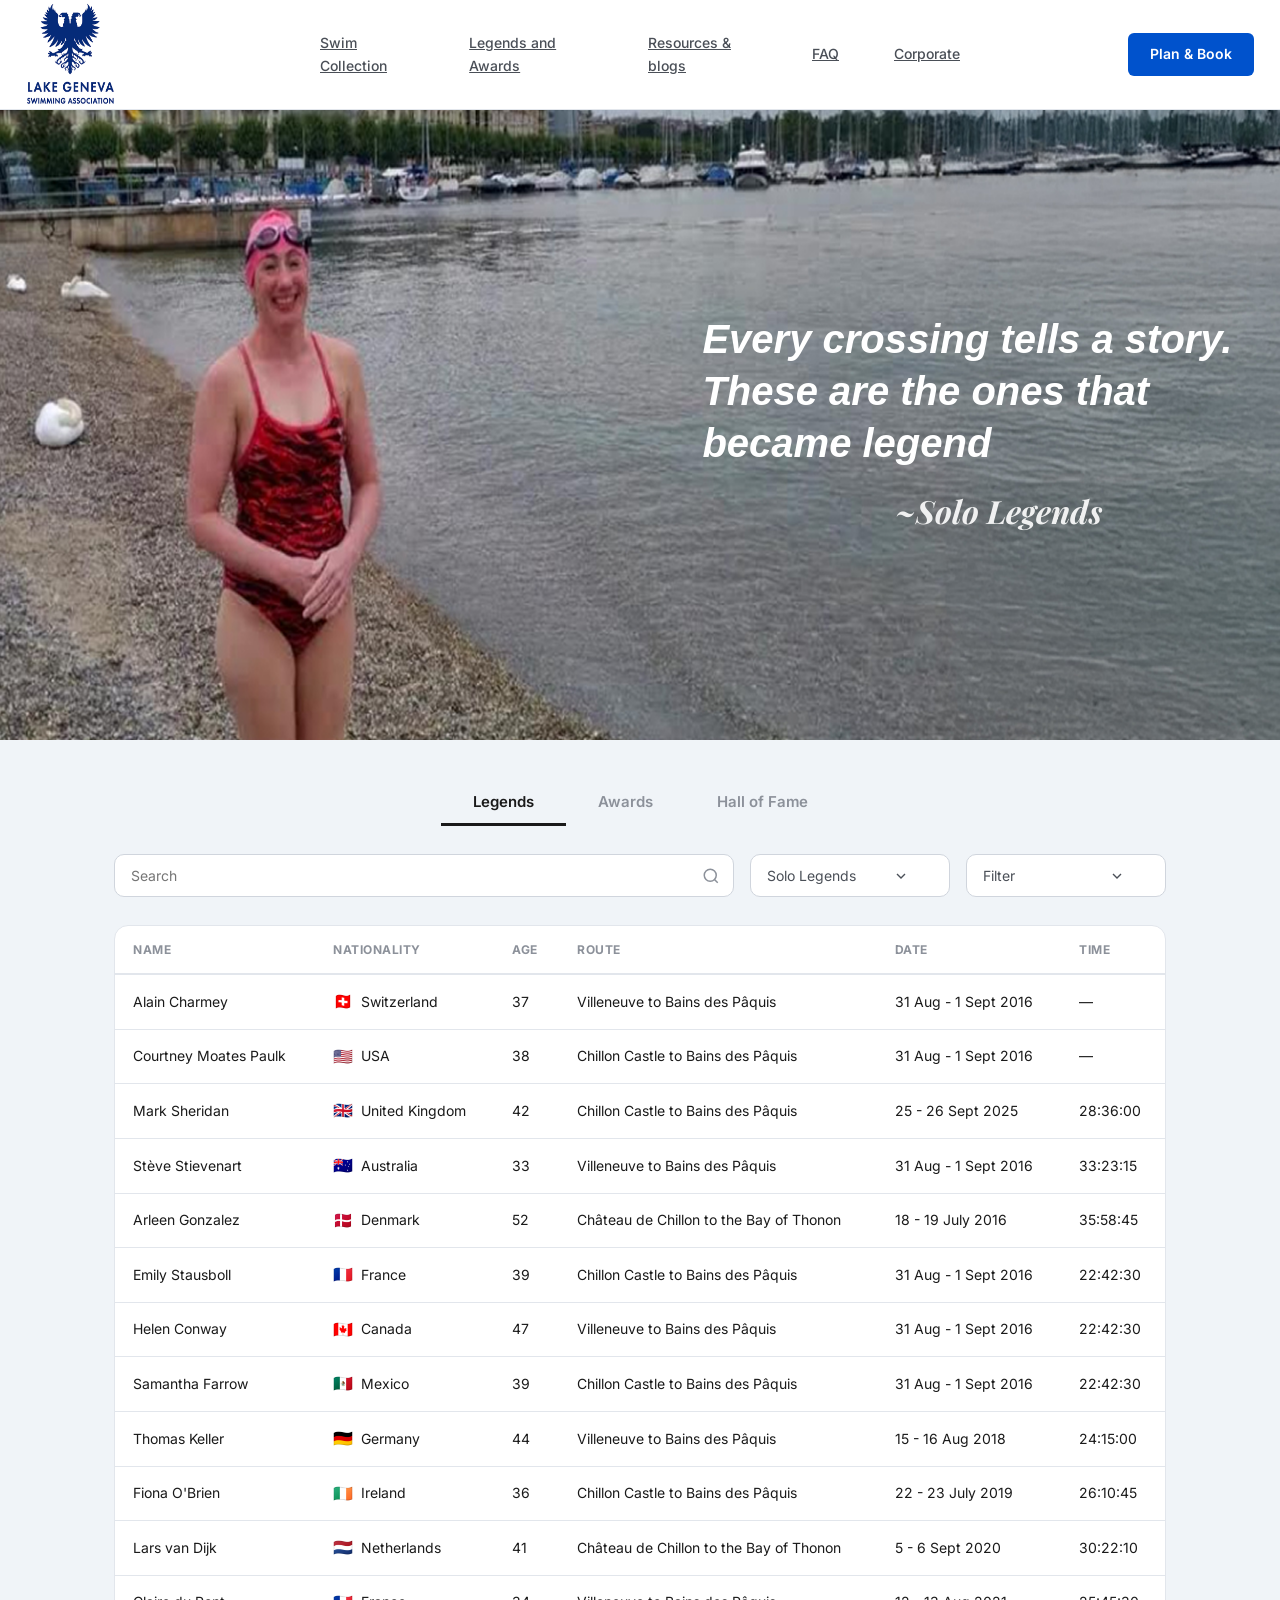
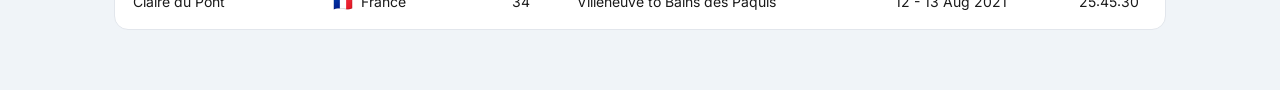
<file: Website/legends_and_awards.html>
<!doctype html>
<html lang="en">
  <head>
    <meta charset="UTF-8" />
    <meta name="viewport" content="width=device-width, initial-scale=1.0" />
    <title>LGSA — Legends and Awards</title>
    <link
      href="https://fonts.googleapis.com/css2?family=Inter:wght@400;500;600;700&family=Playfair+Display:ital,wght@0,700;0,800;1,700;1,800&display=swap"
      rel="stylesheet"
    />
    <link rel="icon" type="image/x-icon" href="./assets/Favicon.png" />
    <style>
      *,
      *::before,
      *::after {
        box-sizing: border-box;
        margin: 0;
        padding: 0;
      }
      html {
        scroll-behavior: smooth;
      }
      body {
        font-family: "Inter", sans-serif;
        color: #1a1a1a;
        line-height: 1.6;
        background: #f0f4f8;
        overflow-x: hidden;
      }
      a {
        text-decoration: none;
        color: inherit;
      }
      button {
        cursor: pointer;
        border: none;
        font-family: inherit;
      }
      ul {
        list-style: none;
      }
      img {
        max-width: 100%;
        display: block;
      }
      input,
      select {
        font-family: inherit;
      }

      :root {
        --blue: #0052cc;
        --blue-dark: #003a8c;
        --navy: #0a1628;
        --white: #ffffff;
        --bg: #f0f4f8;
        --gray-50: #f7f8fa;
        --gray-100: #e2e6ec;
        --gray-200: #d0d5dd;
        --gray-400: #8c919a;
        --gray-600: #4a4f57;
        --gray-900: #1a1a1a;
        --max-w: 1100px;
        --nav-h: 110px;
      }

      /* ══ NAV ══ */
      .nav {
        position: fixed;
        top: 0;
        left: 0;
        right: 0;
        z-index: 100;
        background: var(--white);
        border-bottom: 1px solid var(--gray-100);
        height: var(--nav-h);
      }
      .nav-inner {
        max-width: var(--max-w);
        margin: 0 auto;
        padding: 0 24px;
        display: flex;
        align-items: center;
        justify-content: space-between;
        height: 100%;
      }
      .nav-logo {
        display: flex;
        align-items: center;
        gap: 10px;
      }
      .nav-logo svg {
        width: 44px;
        height: 44px;
      }
      .nav-logo-text {
        font-size: 8px;
        font-weight: 700;
        text-transform: uppercase;
        line-height: 1.2;
        color: var(--navy);
        letter-spacing: 0.5px;
      }
      .nav-links {
        display: flex;
        gap: 55px;
        align-items: center;
        position: absolute;
        left: 50%;
        transform: translateX(-50%);
      }
      .nav-links a {
        font-size: 14px;
        font-weight: 500;
        color: var(--gray-600);
        transition: color 0.2s;
        text-decoration: underline;
      }
      .nav-links a:hover,
      .nav-links a.active {
        color: var(--blue);
      }
      .nav-cta {
        background: var(--blue);
        color: var(--white);
        padding: 10px 22px;
        border-radius: 6px;
        font-size: 14px;
        font-weight: 600;
        transition: background 0.2s, opacity 0.2s ease;
        display: inline-block;
        position: absolute;
        right: 2%;
      }
      .nav-cta:hover {
        background: var(--blue-dark);
      }
      .nav-hamburger {
        display: none;
        flex-direction: column;
        gap: 5px;
        background: none;
        padding: 8px;
        position: absolute;
        right: 2%;
      }
      .nav-hamburger span {
        display: block;
        width: 24px;
        height: 2px;
        background: var(--gray-900);
        transition: all 0.3s;
      }
      .mobile-menu {
        display: none;
        position: fixed;
        top: 16%;
        left: 0;
        right: 0;
        bottom: 0;
        background: var(--white);
        z-index: 200;
        padding: 24px;
        gap: 18px;
        flex-direction: column;
        overflow-y: auto;
      }
      .mobile-menu.open {
        display: flex;
      }
      .mobile-menu a {
        color: var(--navy);
        font-size: 18px;
        font-weight: 600;
        padding: 12px 0;
        border-bottom: 1px solid var(--gray-100);
      }

      /* ══ HERO ══ */
      .hero {
        margin-top: var(--nav-h);
        position: relative;
        min-height: 70vh;
        display: flex;
        align-items: center;
        justify-content: center;
        text-align: center;
        overflow: hidden;
        padding: 24px 0;
      }
      .hero-bg {
        position: absolute;
        inset: 0;
        background: var(--navy);
        z-index: 0;
        background-size: 100% 100%;
        background-position: center;
        overflow: hidden;
      }
      .hero-bg::after {
        content: "";
        position: absolute;
        inset: 0;
        pointer-events: none;
        z-index: 1;
      }
      .hero-bg-image {
        position: absolute;
        inset: 0;
        background-size: 100% 100%;
        background-position: center;
        background-repeat: no-repeat;
        opacity: 0;
        transform: scale(1.03);
        transition: opacity 1.1s ease, transform 1.1s ease;
        z-index: 0;
      }
      .hero-bg-image.active {
        opacity: 1;
        transform: scale(1);
      }
      .hero-content {
        position: relative;
        z-index: 2;
        padding: 48px 54px;
        max-width: 700px;
        left: 28%;
      }
      .hero h1 {
        font-family: sans-serif;
        font-size: clamp(30px, 5.5vw, 40px);
        font-weight: 600;
        color: var(--white);
        line-height: 1.3;
        margin-bottom: 16px;
        font-style: italic;
        text-align: left;
      }
      .hero .hero-sub {
        font-family: "Playfair Display", serif;
        font-size: clamp(22px, 3vw, 32px);
        font-weight: 700;
        color: var(--white);
        font-style: italic;
        opacity: 0.9;
      }

      /* ══ TABS ══ */
      .tabs-bar {
        display: flex;
        justify-content: center;
        gap: 0;
        padding: 40px 24px 0;
        background: var(--bg);
      }
      .tab-btn {
        padding: 12px 32px;
        font-size: 15px;
        font-weight: 600;
        color: var(--gray-400);
        background: none;
        border: none;
        border-bottom: 3px solid transparent;
        transition: all 0.2s;
        cursor: pointer;
      }
      .tab-btn:hover {
        color: var(--gray-900);
      }
      .tab-btn.active {
        color: var(--gray-900);
        border-bottom-color: var(--gray-900);
      }

      /* ══ CONTROLS ══ */
      .controls {
        max-width: var(--max-w);
        margin: 0 auto;
        padding: 28px 24px;
        display: flex;
        gap: 16px;
        flex-wrap: wrap;
        align-items: stretch;
      }
      .search-box {
        flex: 1;
        min-width: 200px;
        position: relative;
      }
      .search-box input {
        width: 100%;
        padding: 12px 44px 12px 16px;
        border: 1px solid var(--gray-200);
        border-radius: 10px;
        font-size: 14px;
        background: var(--white);
        outline: none;
        transition: border 0.2s;
      }
      .search-box input:focus {
        border-color: var(--blue);
      }
      .search-box .search-icon {
        position: absolute;
        right: 14px;
        top: 50%;
        transform: translateY(-50%);
        color: var(--gray-400);
        pointer-events: none;
      }

      /* Custom dropdown */
      .dropdown {
        position: relative;
        min-width: 200px;
      }
      .dropdown-toggle {
        width: 100%;
        padding: 12px 40px 12px 16px;
        border: 1px solid var(--gray-200);
        border-radius: 10px;
        font-size: 14px;
        background: var(--white);
        cursor: pointer;
        text-align: left;
        color: var(--gray-600);
        display: flex;
        align-items: center;
        justify-content: space-between;
        transition: border 0.2s;
      }
      .dropdown-toggle:hover,
      .dropdown-toggle.open {
        border-color: var(--blue);
      }
      .dropdown-toggle svg {
        flex-shrink: 0;
        transition: transform 0.2s;
      }
      .dropdown-toggle.open svg {
        transform: rotate(180deg);
      }
      .dropdown-menu {
        position: absolute;
        top: calc(100% + 4px);
        left: 0;
        right: 0;
        background: var(--white);
        border: 1px solid var(--gray-200);
        border-radius: 10px;
        box-shadow: 0 8px 24px rgba(0, 0, 0, 0.1);
        z-index: 20;
        display: none;
        overflow: hidden;
      }
      .dropdown-menu.show {
        display: block;
      }
      .dropdown-option {
        padding: 10px 16px;
        font-size: 14px;
        color: var(--gray-600);
        cursor: pointer;
        transition: background 0.15s;
      }
      .dropdown-option:hover {
        background: var(--gray-50);
        color: var(--blue);
      }
      .dropdown-option.selected {
        color: var(--blue);
        font-weight: 600;
      }

      /* ══ TABLE ══ */
      .table-wrap {
        max-width: var(--max-w);
        margin: 0 auto;
        padding: 0 24px 60px;
      }
      .table-container {
        background: var(--white);
        border-radius: 14px;
        border: 1px solid var(--gray-100);
        overflow-x: auto;
      }
      table {
        width: 100%;
        border-collapse: collapse;
        min-width: 700px;
      }
      thead th {
        padding: 14px 18px;
        font-size: 12px;
        font-weight: 700;
        color: var(--gray-400);
        text-transform: uppercase;
        letter-spacing: 0.5px;
        text-align: left;
        border-bottom: 2px solid var(--gray-100);
        white-space: nowrap;
      }
      tbody td {
        padding: 14px 18px;
        font-size: 14px;
        color: var(--gray-900);
        border-bottom: 1px solid var(--gray-100);
        white-space: nowrap;
      }
      tbody tr:last-child td {
        border-bottom: none;
      }
      tbody tr:hover {
        background: var(--gray-50);
      }
      .flag-cell {
        display: flex;
        align-items: center;
        gap: 8px;
      }
      .flag-emoji {
        font-size: 16px;
      }
      .no-results {
        padding: 40px;
        text-align: center;
        color: var(--gray-400);
        font-size: 15px;
      }
      .lgsa_main_logo {
        height: 94%;
        width: 7%;
        position: absolute;
        left: 2%;
      }

      @media (max-width:1100px) {
        .hero-content {
          left: 12%;
        }
        .lgsa_main_logo {
          height: 72%;
          width: 7%;
        }
        .nav-cta {
          padding: 6px 24px;
          font-size: 7px;
        }
        #heroTitle{
          font-size: clamp(23px, 5.5vw, 30px);
        }
        .hero .hero-sub {
          font-size: clamp(22px, 3vw, 28px)
        }
        .hero {
          min-height: 55vh;
        }
      }

      /* ══ RESPONSIVE ══ */
      @media (max-width: 768px) {
        .nav-links {
          display: none;
        }
        .nav .nav-cta {
          display: none;
        }
        .nav.open-menu .nav-cta {
          display: inline-flex;
          align-items: center;
          justify-content: center;
          right: 72px;
          top: 50%;
          transform: translateY(-50%);
          z-index: 101;
          padding: 8px 14px;
          font-size: 12px;
        }
        .nav-hamburger {
          display: flex;
        }
        .hero {
          min-height: 260px;
        }
        #heroTitle {
          font-size: clamp(12px, 5.5vw, 20px);
        }
        .controls {
          flex-direction: column;
        }
        .dropdown {
          min-width: unset;
          width: 100%;
        }
        .search-box {
          min-width: unset;
        }
        .tab-btn {
          padding: 10px 20px;
          font-size: 14px;
        }
        .lgsa_main_logo {
          height: 68%;
          width: 14%;
        }
        .nav-cta {
          padding: 6px 24px;
          font-size: 7px;
        }
      }
      @media (max-width: 480px) {
        .hero {
          min-height: 35vh;
        }
        .hero h1 {
          font-size: clamp(24px, 8vw, 30px);
        }
        .hero .hero-sub {
          font-size: 18px;
        }
        .tab-btn {
          width: 100%;
          padding: 10px 12px;
          font-size: 13px;
        }
        thead th,
        tbody td {
          padding: 10px 12px;
          font-size: 13px;
        }
        .lgsa_main_logo {
          height: 60%;
          width: 17%;
        }
        .nav-cta {
          padding: 6px 24px;
          font-size: 7px;
        }
      }
    </style>
  </head>
  <body>
    <!-- ═══ NAV ═══ -->
    <nav class="nav" id="mainNav">
      <div class="nav-inner">
        <img
          src="assets/LGSA_LOGO.png"
          alt="Lake Geneva Swimming Association"
          class="lgsa_main_logo"
          onclick="toggleMenu()"
        />
        <div class="nav-links">
          <a href="./swim_collection.html">Swim Collection</a>
          <a href="./legends_and_awards.html">Legends and Awards</a>
          <a href="#">Resources & blogs</a>
          <a href="#">FAQ</a>
          <a href="#">Corporate</a>
        </div>
        <a href="/Shopping_Cart/index.html" target="_blank" class="nav-cta"
          >Plan & Book</a
        >
        <button class="nav-hamburger" onclick="toggleMenu()" aria-label="Menu">
          <span></span><span></span><span></span>
        </button>
      </div>
    </nav>
    <div class="mobile-menu" id="mobileMenu">
      <a href="lgsa_website.html" onclick="toggleMenu()">Home</a>
      <a href="./swim_collection.html" onclick="toggleMenu()">Swim Collection</a>
      <a href="./legends_and_awards.html" class="active" onclick="toggleMenu()">Legends and Awards</a>
      <a href="#" onclick="toggleMenu()">Resources & blogs</a>
      <a href="#" onclick="toggleMenu()">FAQ</a>
    </div>

    <!-- ═══ HERO ═══ -->
    <section class="hero" id="hero">
      <div class="hero-bg" id="heroBg">
        <div class="hero-bg-image active" id="heroBgImage"></div>
        <div class="hero-bg-image" id="heroBgImageNext"></div>
      </div>
      <div class="hero-content" id="heroContent">
        <h1 id="heroTitle">
          Every crossing tells a story.<br />These are the ones that became
          legend
        </h1>
        <div class="hero-sub" id="heroSub">~Solo Legends</div>
      </div>
    </section>

    <!-- ═══ TABS ═══ -->
    <div class="tabs-bar">
      <button
        class="tab-btn active"
        data-tab="legends"
        onclick="switchTab('legends')"
      >
        Legends
      </button>
      <button class="tab-btn" data-tab="awards" onclick="switchTab('awards')">
        Awards
      </button>
      <button
        class="tab-btn"
        data-tab="hallOfFame"
        onclick="switchTab('hallOfFame')"
      >
        Hall of Fame
      </button>
    </div>

    <!-- ═══ CONTROLS ═══ -->
    <div class="controls" id="controls"></div>

    <!-- ═══ TABLE ═══ -->
    <div class="table-wrap">
      <div class="table-container" id="tableContainer"></div>
    </div>

    <script>
      /* ══════════════════════════════════════
   DATA
   ══════════════════════════════════════ */

      const FLAGS = {
        Switzerland: "🇨🇭",
        USA: "🇺🇸",
        "United Kingdom": "🇬🇧",
        Australia: "🇦🇺",
        Denmark: "🇩🇰",
        France: "🇫🇷",
        Canada: "🇨🇦",
        Mexico: "🇲🇽",
        Germany: "🇩🇪",
        Ireland: "🇮🇪",
        Netherlands: "🇳🇱",
        "South Africa": "🇿🇦",
        Spain: "🇪🇸",
        Italy: "🇮🇹",
        Brazil: "🇧🇷",
        "New Zealand": "🇳🇿",
        Japan: "🇯🇵",
        India: "🇮🇳",
        Sweden: "🇸🇪",
        Belgium: "🇧🇪",
        Austria: "🇦🇹",
        "Czech Republic": "🇨🇿",
      };
      
      const Legend_Slide_Images = [
        "assets/legend_slide_1.png",
        "assets/legend_slide_2.jpg",
        "assets/legend_slide_3.png",
      ]

      const LEGENDS_SOLO = [
        {
          name: "Alain Charmey",
          nat: "Switzerland",
          age: 37,
          route: "Villeneuve to Bains des Pâquis",
          date: "31 Aug - 1 Sept 2016",
          time: "",
        },
        {
          name: "Courtney Moates Paulk",
          nat: "USA",
          age: 38,
          route: "Chillon Castle to Bains des Pâquis",
          date: "31 Aug - 1 Sept 2016",
          time: "",
        },
        {
          name: "Mark Sheridan",
          nat: "United Kingdom",
          age: 42,
          route: "Chillon Castle to Bains des Pâquis",
          date: "25 - 26 Sept 2025",
          time: "28:36:00",
        },
        {
          name: "Stève Stievenart",
          nat: "Australia",
          age: 33,
          route: "Villeneuve to Bains des Pâquis",
          date: "31 Aug - 1 Sept 2016",
          time: "33:23:15",
        },
        {
          name: "Arleen Gonzalez",
          nat: "Denmark",
          age: 52,
          route: "Château de Chillon to the Bay of Thonon",
          date: "18 - 19 July 2016",
          time: "35:58:45",
        },
        {
          name: "Emily Stausboll",
          nat: "France",
          age: 39,
          route: "Chillon Castle to Bains des Pâquis",
          date: "31 Aug - 1 Sept 2016",
          time: "22:42:30",
        },
        {
          name: "Helen Conway",
          nat: "Canada",
          age: 47,
          route: "Villeneuve to Bains des Pâquis",
          date: "31 Aug - 1 Sept 2016",
          time: "22:42:30",
        },
        {
          name: "Samantha Farrow",
          nat: "Mexico",
          age: 39,
          route: "Chillon Castle to Bains des Pâquis",
          date: "31 Aug - 1 Sept 2016",
          time: "22:42:30",
        },
        {
          name: "Thomas Keller",
          nat: "Germany",
          age: 44,
          route: "Villeneuve to Bains des Pâquis",
          date: "15 - 16 Aug 2018",
          time: "24:15:00",
        },
        {
          name: "Fiona O'Brien",
          nat: "Ireland",
          age: 36,
          route: "Chillon Castle to Bains des Pâquis",
          date: "22 - 23 July 2019",
          time: "26:10:45",
        },
        {
          name: "Lars van Dijk",
          nat: "Netherlands",
          age: 41,
          route: "Château de Chillon to the Bay of Thonon",
          date: "5 - 6 Sept 2020",
          time: "30:22:10",
        },
        {
          name: "Claire du Pont",
          nat: "France",
          age: 34,
          route: "Villeneuve to Bains des Pâquis",
          date: "12 - 13 Aug 2021",
          time: "25:45:30",
        },
      ];

      const LEGENDS_RELAY = [
        {
          name: "Team Helvetica",
          nat: "Switzerland",
          age: "-",
          route: "Villeneuve to Bains des Pâquis",
          date: "31 Aug - 1 Sept 2016",
          time: "18:22:00",
        },
        {
          name: "Atlantic Dolphins",
          nat: "United Kingdom",
          age: "-",
          route: "Chillon Castle to Bains des Pâquis",
          date: "25 - 26 Sept 2019",
          time: "16:45:30",
        },
        {
          name: "Les Nageurs du Lac",
          nat: "France",
          age: "-",
          route: "Villeneuve to Bains des Pâquis",
          date: "14 - 15 Aug 2020",
          time: "19:10:15",
        },
        {
          name: "Maple Swimmers",
          nat: "Canada",
          age: "-",
          route: "Chillon Castle to Bains des Pâquis",
          date: "3 - 4 Sept 2021",
          time: "17:30:00",
        },
        {
          name: "Down Under Aquatics",
          nat: "Australia",
          age: "-",
          route: "Château de Chillon to the Bay of Thonon",
          date: "20 - 21 July 2018",
          time: "20:05:45",
        },
        {
          name: "Viva Geneva",
          nat: "United Kingdom",
          age: "-",
          route: "Chillon Castle to Bains des Pâquis",
          date: "8 - 9 Sept 2022",
          time: "22:03:44",
        },
      ];

      const SOLO_FILTERS = [
        "Lake Geneva Solos",
        "Lake Neuchâtel Solos",
        "Lake Biel Solos",
        "Adventure Swims and Non-Standard Routes",
      ];

      const AWARDS_DATA = [
        {
          award: "TO BE NAMED",
          detail: "For the fastest relay of the year (standard category).",
          recipient: "Flying Rabbits",
          nat: "France",
          route: "Chillon Castle to Bains des Pâquis",
          time: "",
        },
        {
          award: "TO BE NAMED",
          detail: "For the fastest relay of the year (special category).",
          recipient: "Viva Geneva",
          nat: "United Kingdom",
          route: "Chillon Castle to Bains des Pâquis",
          time: "22hrs 03mins 44secs",
        },
        {
          award: "Endurance Award",
          detail: "For outstanding solo distance.",
          recipient: "Mark Sheridan",
          nat: "United Kingdom",
          route: "Chillon Castle to Bains des Pâquis",
          time: "28:36:00",
        },
        {
          award: "Spirit of the Lake",
          detail: "For sportsmanship and community.",
          recipient: "Arleen Gonzalez",
          nat: "Denmark",
          route: "Château de Chillon to the Bay of Thonon",
          time: "",
        },
        {
          award: "Rising Star",
          detail: "For exceptional debut crossing.",
          recipient: "Emily Stausboll",
          nat: "France",
          route: "Chillon Castle to Bains des Pâquis",
          time: "22:42:30",
        },
      ];
      const AWARD_YEARS = [
        "2015 LGSA Awards",
        "2016 LGSA Awards",
        "2017 LGSA Awards",
        "2018 LGSA Awards",
        "2019 LGSA Awards",
      ];

      const HOF_DATA = [
        {
          name: "Alain Charmey",
          nat: "Switzerland",
          inducted: 2017,
          category: "Solo Pioneer",
          crossings: 3,
        },
        {
          name: "Mark Sheridan",
          nat: "United Kingdom",
          inducted: 2025,
          category: "Endurance",
          crossings: 2,
        },
        {
          name: "Team Helvetica",
          nat: "Switzerland",
          inducted: 2018,
          category: "Relay Excellence",
          crossings: 5,
        },
        {
          name: "Arleen Gonzalez",
          nat: "Denmark",
          inducted: 2020,
          category: "Spirit Award",
          crossings: 4,
        },
        {
          name: "Courtney Moates Paulk",
          nat: "USA",
          inducted: 2019,
          category: "International Ambassador",
          crossings: 2,
        },
      ];

      /* ══════════════════════════════════════
   HERO CONFIG PER TAB
   ══════════════════════════════════════ */
      const HERO_CONFIG = {
        legends: {
          title:
            "Every crossing tells a story.<br>These are the ones that became legend",
          sub: "~Solo Legends",
          bg: "linear-gradient(135deg,#0a2a5c 0%,#0d3b7a 40%,#1a5fa0 70%,#2980b9 100%)",
        },
        legendsRelay: {
          title:
            "Every crossing tells a story.<br>These are the ones that became legend",
          sub: "~Relay Legends",
          bg: "linear-gradient(135deg,#0a2a5c 0%,#0d3b7a 40%,#1a5fa0 70%,#2980b9 100%)",
        },
        awards: {
          title:
            "LGSA Awards that honour<br>endurance, spirit and<br>open-water excellence",
          sub: "~Awards",
          bg: "linear-gradient(135deg,#1a3a5c 0%,#2c5f8a 40%,#3a80b0 70%,#4a9ac8 100%)",
        },
        hallOfFame: {
          title:
            "Honouring the greatest<br>open-water swimmers<br>of our generation",
          sub: "~Hall of Fame",
          bg: "linear-gradient(135deg,#0d1b2a 0%,#1b3a5c 40%,#2c5f7a 70%,#1a4a6a 100%)",
        },
      };

      /* ══════════════════════════════════════
   STATE
   ══════════════════════════════════════ */
      let currentTab = "legends";
      let legendType = "solo";
      let searchQuery = "";
      let selectedFilter = "";

      /* ══════════════════════════════════════
   TAB SWITCHING
   ══════════════════════════════════════ */

      const heroBg = document.querySelector(".hero-bg");
      const heroBgImage = document.getElementById("heroBgImage");
      const heroBgImageNext = document.getElementById("heroBgImageNext");
      let currentIndex = 0;

      function showHeroImage(index) {
        const incoming = heroBgImage.classList.contains("active")
          ? heroBgImageNext
          : heroBgImage;
        const outgoing = incoming === heroBgImage ? heroBgImageNext : heroBgImage;

        incoming.style.backgroundImage = `url(${Legend_Slide_Images[index]})`;
        incoming.classList.add("active");
        outgoing.classList.remove("active");
      }

      showHeroImage(currentIndex);

      setInterval(() => {
        currentIndex = (currentIndex + 1) % Legend_Slide_Images.length;
        showHeroImage(currentIndex);
      }, 3000);

      function switchTab(tab) {
        currentTab = tab;
        searchQuery = "";
        selectedFilter = "";
        legendType = "solo";

        document.querySelectorAll(".tab-btn").forEach((b) => {
          b.classList.toggle("active", b.dataset.tab === tab);
        });

        updateHero();
        renderControls();
        renderTable();
      }

      function updateHero() {
        let key = currentTab;
        if (currentTab === "legends" && legendType === "relay")
          key = "legendsRelay";
        const cfg = HERO_CONFIG[key];
        document.getElementById("heroTitle").innerHTML = cfg.title;
        document.getElementById("heroSub").textContent = cfg.sub;
        document.getElementById("heroBg").style.background = cfg.bg;
      }

      /* ══════════════════════════════════════
   CONTROLS RENDERING
   ══════════════════════════════════════ */
      function renderControls() {
        const c = document.getElementById("controls");
        let html = `
    <div class="search-box">
      <input type="text" id="searchInput" placeholder="Search" value="${searchQuery}" oninput="onSearch(this.value)">
      <svg class="search-icon" width="18" height="18" viewBox="0 0 24 24" fill="none" stroke="currentColor" stroke-width="2"><circle cx="11" cy="11" r="8"/><path d="M21 21l-4.35-4.35"/></svg>
    </div>
  `;

        if (currentTab === "legends") {
          html += buildDropdown(
            "legendDD",
            "Select Legend",
            ["Solo Legends", "Relay Legends"],
            legendType === "relay" ? "Relay Legends" : "Solo Legends",
          );
          html += buildDropdown(
            "filterDD",
            "Filter",
            legendType === "solo" ? SOLO_FILTERS : SOLO_FILTERS,
            selectedFilter,
          );
        } else if (currentTab === "awards") {
          html += buildDropdown(
            "filterDD",
            "Filter",
            AWARD_YEARS,
            selectedFilter,
          );
        } else {
          html += buildDropdown(
            "filterDD",
            "Filter",
            [
              "All",
              "Solo Pioneer",
              "Endurance",
              "Relay Excellence",
              "Spirit Award",
              "International Ambassador",
            ],
            selectedFilter,
          );
        }

        c.innerHTML = html;
      }

      function buildDropdown(id, placeholder, options, selected) {
        const label = selected || placeholder;
        let opts = "";
        options.forEach((o) => {
          opts += `<div class="dropdown-option${o === selected ? " selected" : ""}" onclick="selectOption('${id}','${o.replace(/'/g, "\\'")}')">${o}</div>`;
        });
        return `
    <div class="dropdown" id="${id}">
      <button class="dropdown-toggle" onclick="toggleDropdown('${id}')">
        <span>${label}</span>
        <svg width="16" height="16" viewBox="0 0 24 24" fill="none" stroke="currentColor" stroke-width="2"><path d="M6 9l6 6 6-6"/></svg>
      </button>
      <div class="dropdown-menu">${opts}</div>
    </div>
  `;
      }

      function toggleDropdown(id) {
        const dd = document.getElementById(id);
        const toggle = dd.querySelector(".dropdown-toggle");
        const menu = dd.querySelector(".dropdown-menu");
        const isOpen = menu.classList.contains("show");

        // Close all
        document
          .querySelectorAll(".dropdown-menu")
          .forEach((m) => m.classList.remove("show"));
        document
          .querySelectorAll(".dropdown-toggle")
          .forEach((t) => t.classList.remove("open"));

        if (!isOpen) {
          menu.classList.add("show");
          toggle.classList.add("open");
        }
      }

      function selectOption(ddId, value) {
        if (ddId === "legendDD") {
          legendType = value === "Relay Legends" ? "relay" : "solo";
          selectedFilter = "";
          updateHero();
          renderControls();
        } else if (ddId === "filterDD") {
          selectedFilter = selectedFilter === value ? "" : value;
          renderControls();
        }
        renderTable();
      }

      function onSearch(val) {
        searchQuery = val.toLowerCase();
        renderTable();
      }

      // Close dropdowns on outside click
      document.addEventListener("click", (e) => {
        if (!e.target.closest(".dropdown")) {
          document
            .querySelectorAll(".dropdown-menu")
            .forEach((m) => m.classList.remove("show"));
          document
            .querySelectorAll(".dropdown-toggle")
            .forEach((t) => t.classList.remove("open"));
        }
      });

      /* ══════════════════════════════════════
   TABLE RENDERING
   ══════════════════════════════════════ */
      function renderTable() {
        const tc = document.getElementById("tableContainer");

        if (currentTab === "legends") {
          renderLegendsTable(tc);
        } else if (currentTab === "awards") {
          renderAwardsTable(tc);
        } else {
          renderHallOfFameTable(tc);
        }
      }

      function renderLegendsTable(tc) {
        const data = legendType === "relay" ? LEGENDS_RELAY : LEGENDS_SOLO;
        let filtered = data;

        if (searchQuery) {
          filtered = filtered.filter(
            (r) =>
              r.name.toLowerCase().includes(searchQuery) ||
              r.nat.toLowerCase().includes(searchQuery) ||
              r.route.toLowerCase().includes(searchQuery),
          );
        }

        if (!filtered.length) {
          tc.innerHTML = '<div class="no-results">No results found.</div>';
          return;
        }

        let rows = filtered
          .map(
            (r) => `
    <tr>
      <td>${r.name}</td>
      <td><div class="flag-cell"><span class="flag-emoji">${FLAGS[r.nat] || ""}</span> ${r.nat}</div></td>
      <td>${r.age}</td>
      <td>${r.route}</td>
      <td>${r.date}</td>
      <td>${r.time || "—"}</td>
    </tr>
  `,
          )
          .join("");

        tc.innerHTML = `
    <table>
      <thead><tr><th>Name</th><th>Nationality</th><th>Age</th><th>Route</th><th>Date</th><th>Time</th></tr></thead>
      <tbody>${rows}</tbody>
    </table>
  `;
      }

      function renderAwardsTable(tc) {
        let filtered = AWARDS_DATA;

        if (searchQuery) {
          filtered = filtered.filter(
            (r) =>
              r.award.toLowerCase().includes(searchQuery) ||
              r.recipient.toLowerCase().includes(searchQuery) ||
              r.route.toLowerCase().includes(searchQuery),
          );
        }

        if (!filtered.length) {
          tc.innerHTML = '<div class="no-results">No results found.</div>';
          return;
        }

        let rows = filtered
          .map(
            (r) => `
    <tr>
      <td><strong>${r.award}</strong><br><span style="font-size:12px;color:var(--gray-400);font-style:italic">${r.detail}</span></td>
      <td>${r.recipient}</td>
      <td><div class="flag-cell"><span class="flag-emoji">${FLAGS[r.nat] || ""}</span> ${r.nat}</div></td>
      <td>${r.route}</td>
      <td>${r.time || "—"}</td>
    </tr>
  `,
          )
          .join("");

        tc.innerHTML = `
    <table>
      <thead><tr><th>Award</th><th>Recipient</th><th>Nationality</th><th>Route</th><th>Time</th></tr></thead>
      <tbody>${rows}</tbody>
    </table>
  `;
      }

      function renderHallOfFameTable(tc) {
        let filtered = HOF_DATA;

        if (selectedFilter && selectedFilter !== "All") {
          filtered = filtered.filter((r) => r.category === selectedFilter);
        }
        if (searchQuery) {
          filtered = filtered.filter(
            (r) =>
              r.name.toLowerCase().includes(searchQuery) ||
              r.nat.toLowerCase().includes(searchQuery) ||
              r.category.toLowerCase().includes(searchQuery),
          );
        }

        if (!filtered.length) {
          tc.innerHTML = '<div class="no-results">No results found.</div>';
          return;
        }

        let rows = filtered
          .map(
            (r) => `
    <tr>
      <td>${r.name}</td>
      <td><div class="flag-cell"><span class="flag-emoji">${FLAGS[r.nat] || ""}</span> ${r.nat}</div></td>
      <td>${r.inducted}</td>
      <td>${r.category}</td>
      <td>${r.crossings}</td>
    </tr>
  `,
          )
          .join("");

        tc.innerHTML = `
    <table>
      <thead><tr><th>Name</th><th>Nationality</th><th>Inducted</th><th>Category</th><th>Crossings</th></tr></thead>
      <tbody>${rows}</tbody>
    </table>
  `;
      }

      /* ══════════════════════════════════════
   MOBILE MENU
   ══════════════════════════════════════ */
      function toggleMenu() {
        const m = document.getElementById("mobileMenu");
        const nav = document.getElementById("mainNav");
        m.classList.toggle("open");
        nav.classList.toggle("open-menu", m.classList.contains("open"));
        const bars = document.querySelectorAll(".nav-hamburger span");
        const open = m.classList.contains("open");
        bars[0].style.transform = open
          ? "rotate(45deg) translate(5px,5px)"
          : "";
        bars[1].style.opacity = open ? "0" : "1";
        bars[2].style.transform = open
          ? "rotate(-45deg) translate(5px,-5px)"
          : "";
      }
      window.addEventListener("resize", () => {
        if (window.innerWidth > 768) {
          document.getElementById("mobileMenu").classList.remove("open");
          document.getElementById("mainNav").classList.remove("open-menu");
          document.querySelectorAll(".nav-hamburger span").forEach((b) => {
            b.style.transform = "";
            b.style.opacity = "1";
          });
        }
      });

      /* ══ INIT ══ */
      renderControls();
      renderTable();
    </script>
  </body>
</html>
</file>
